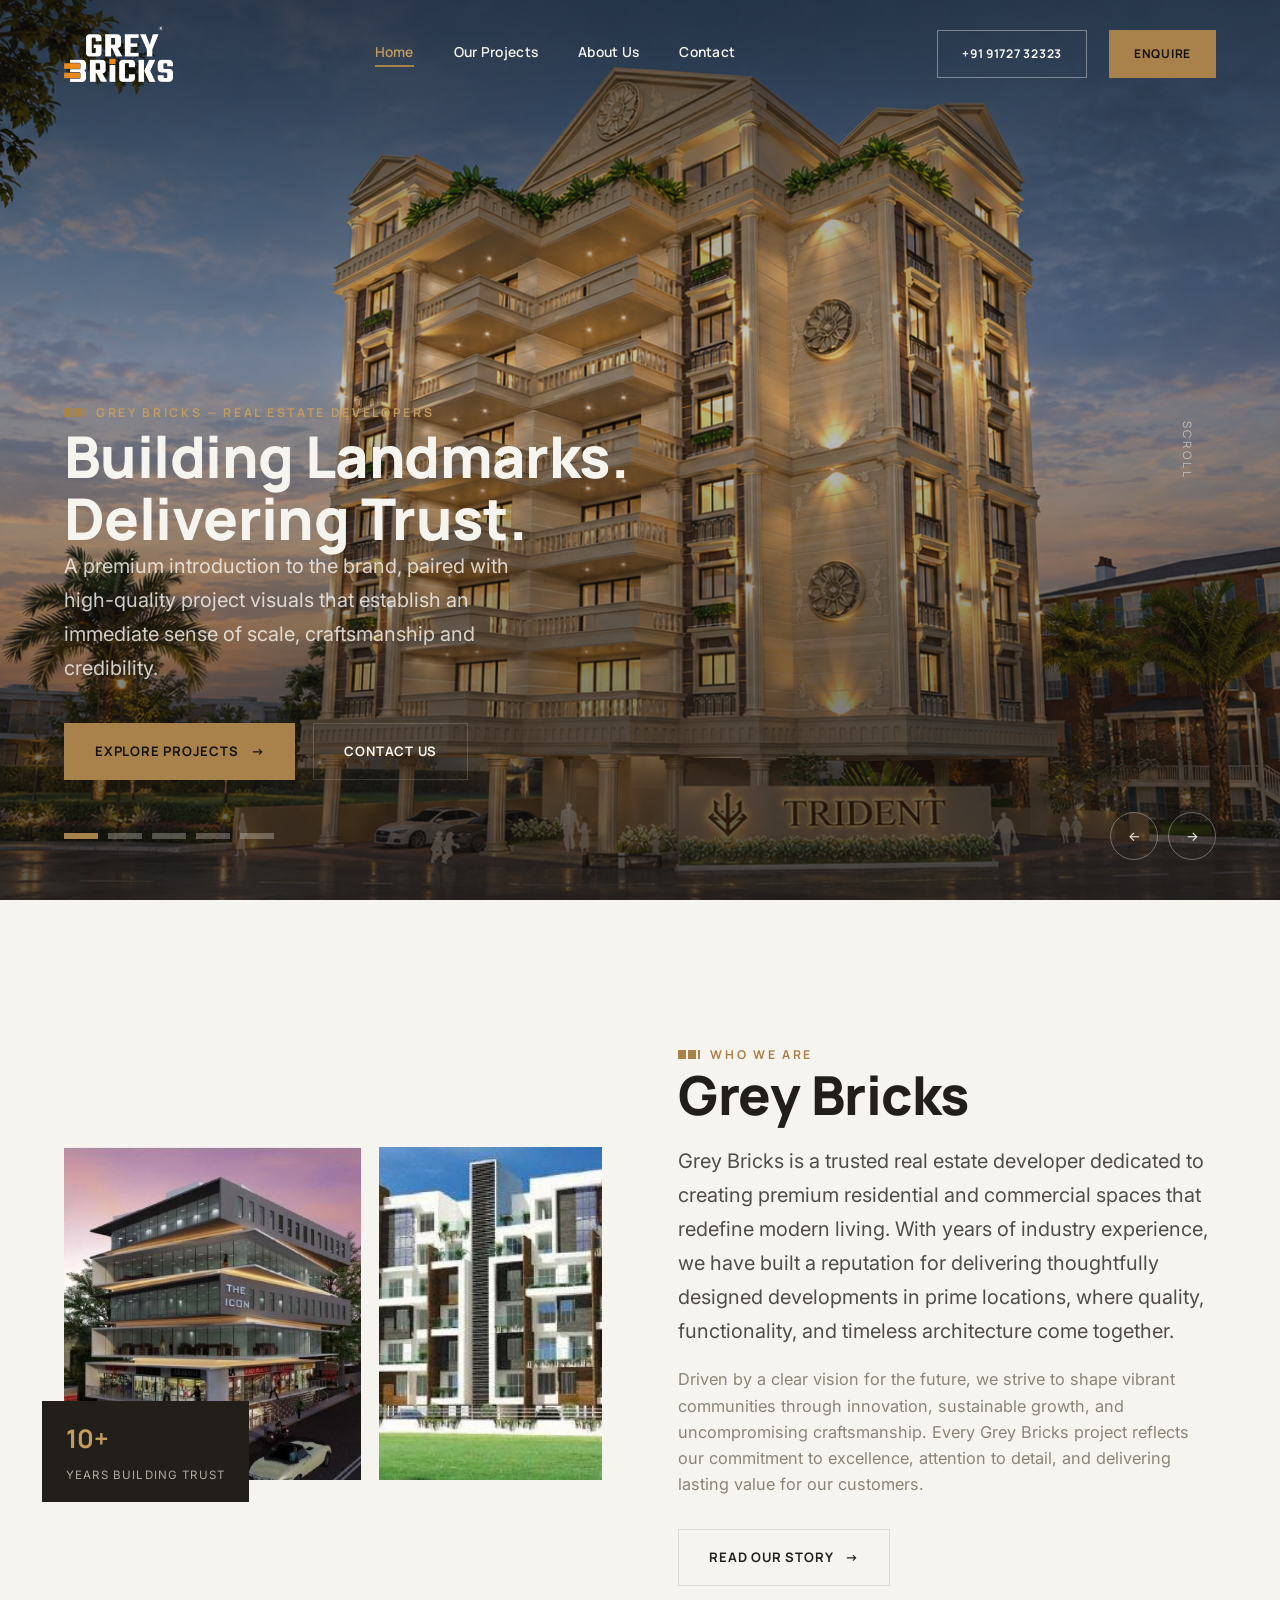
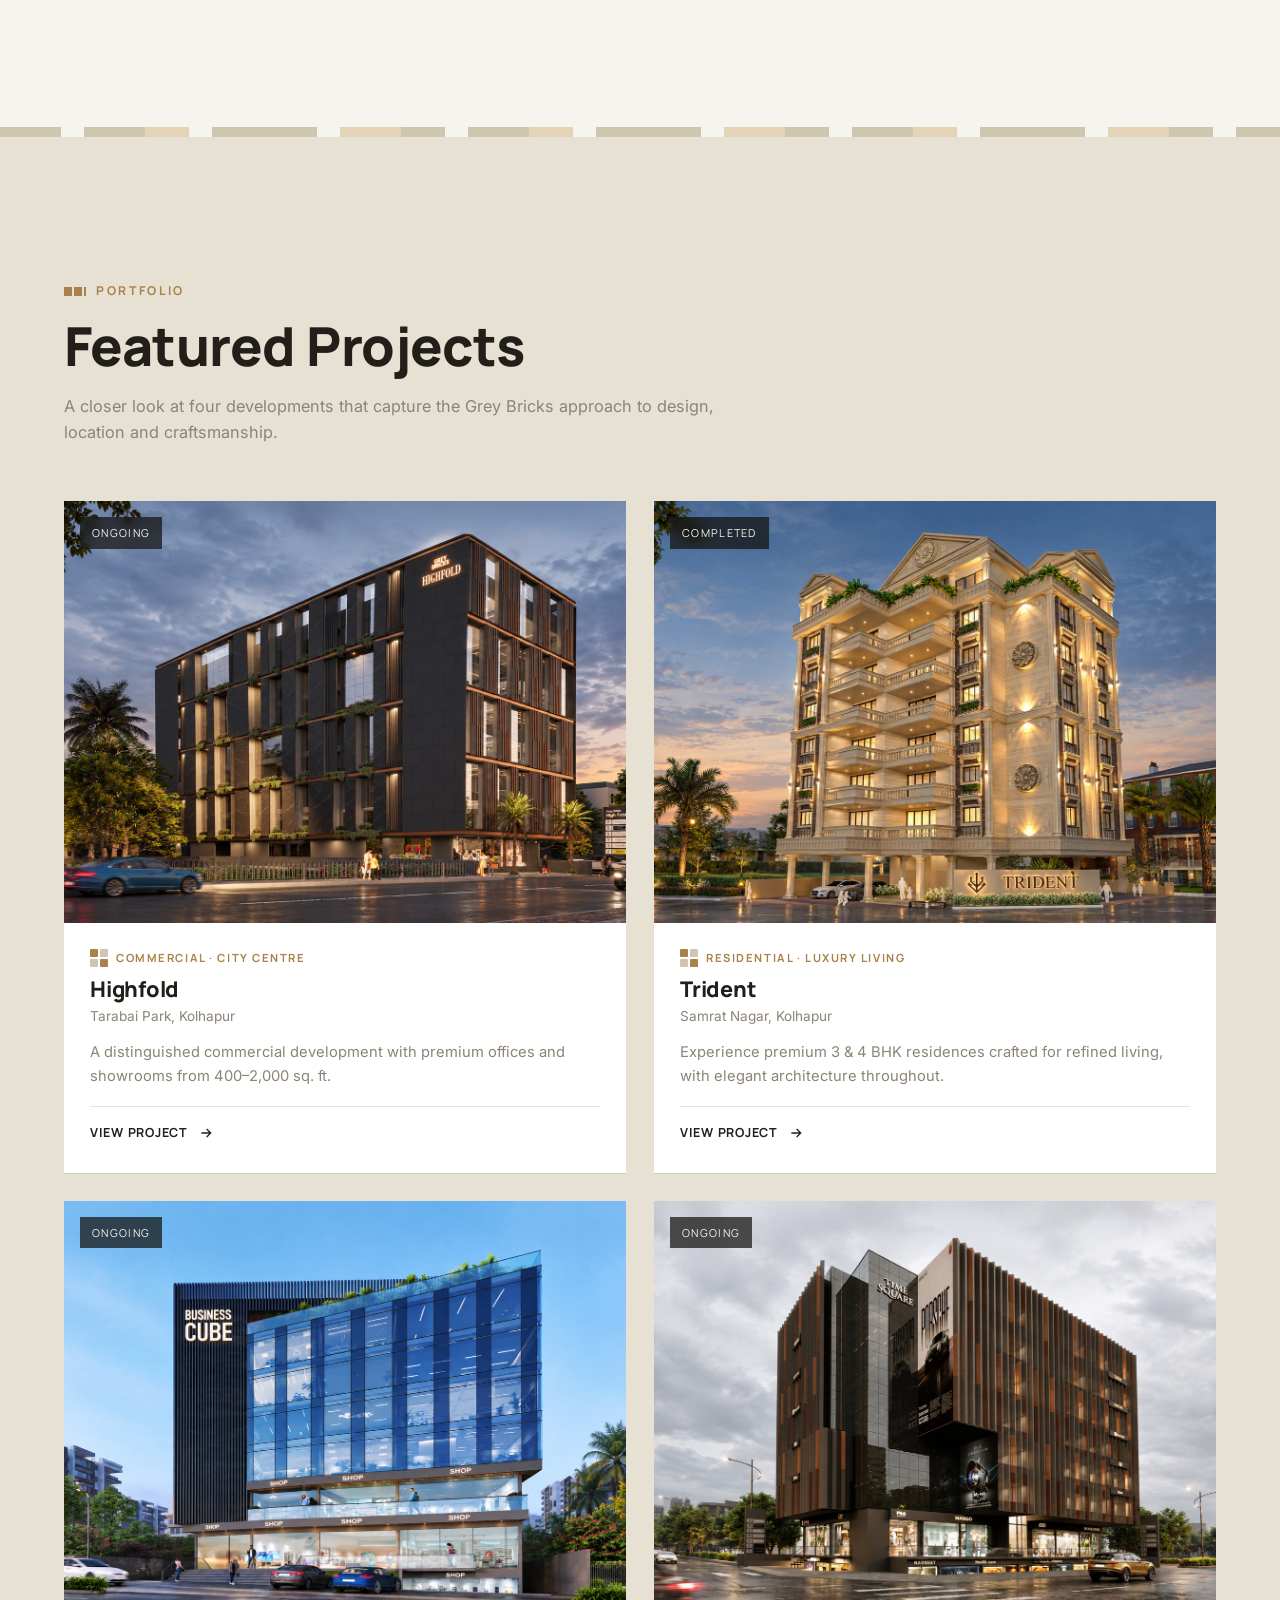
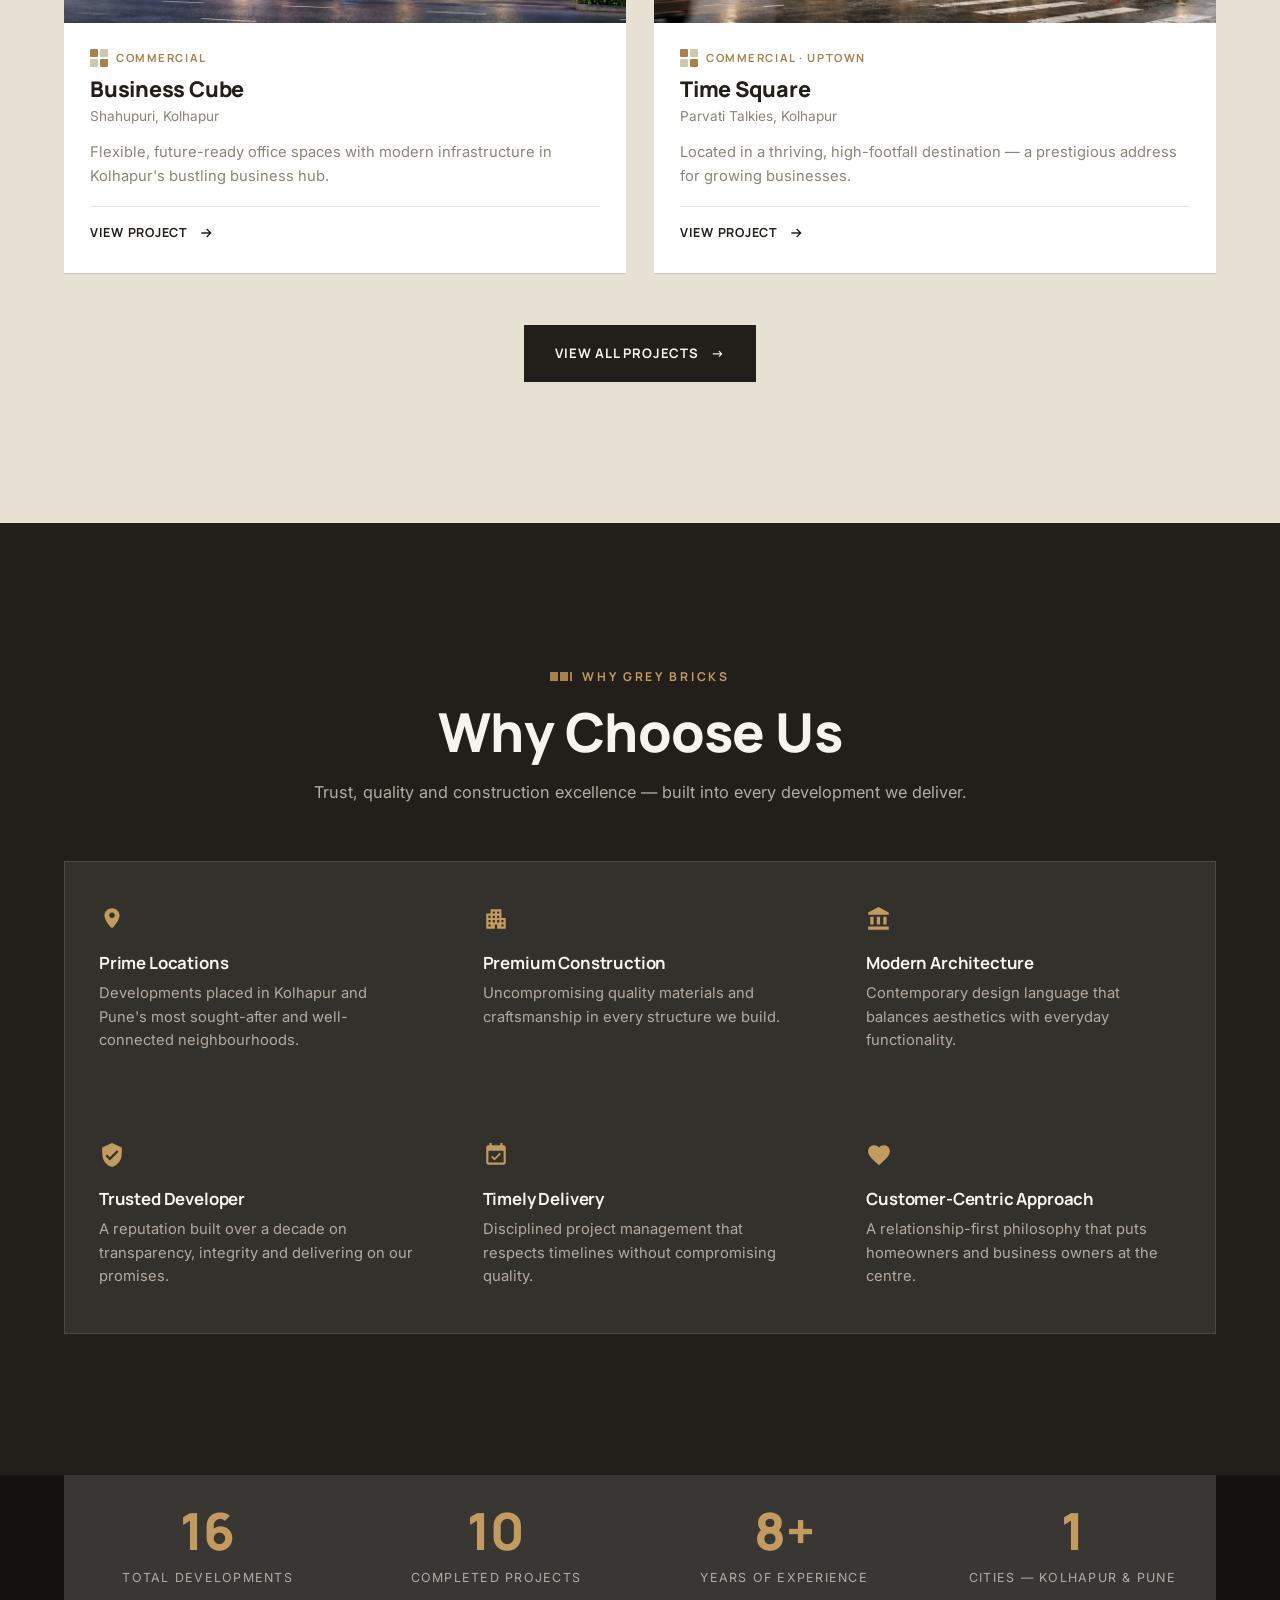
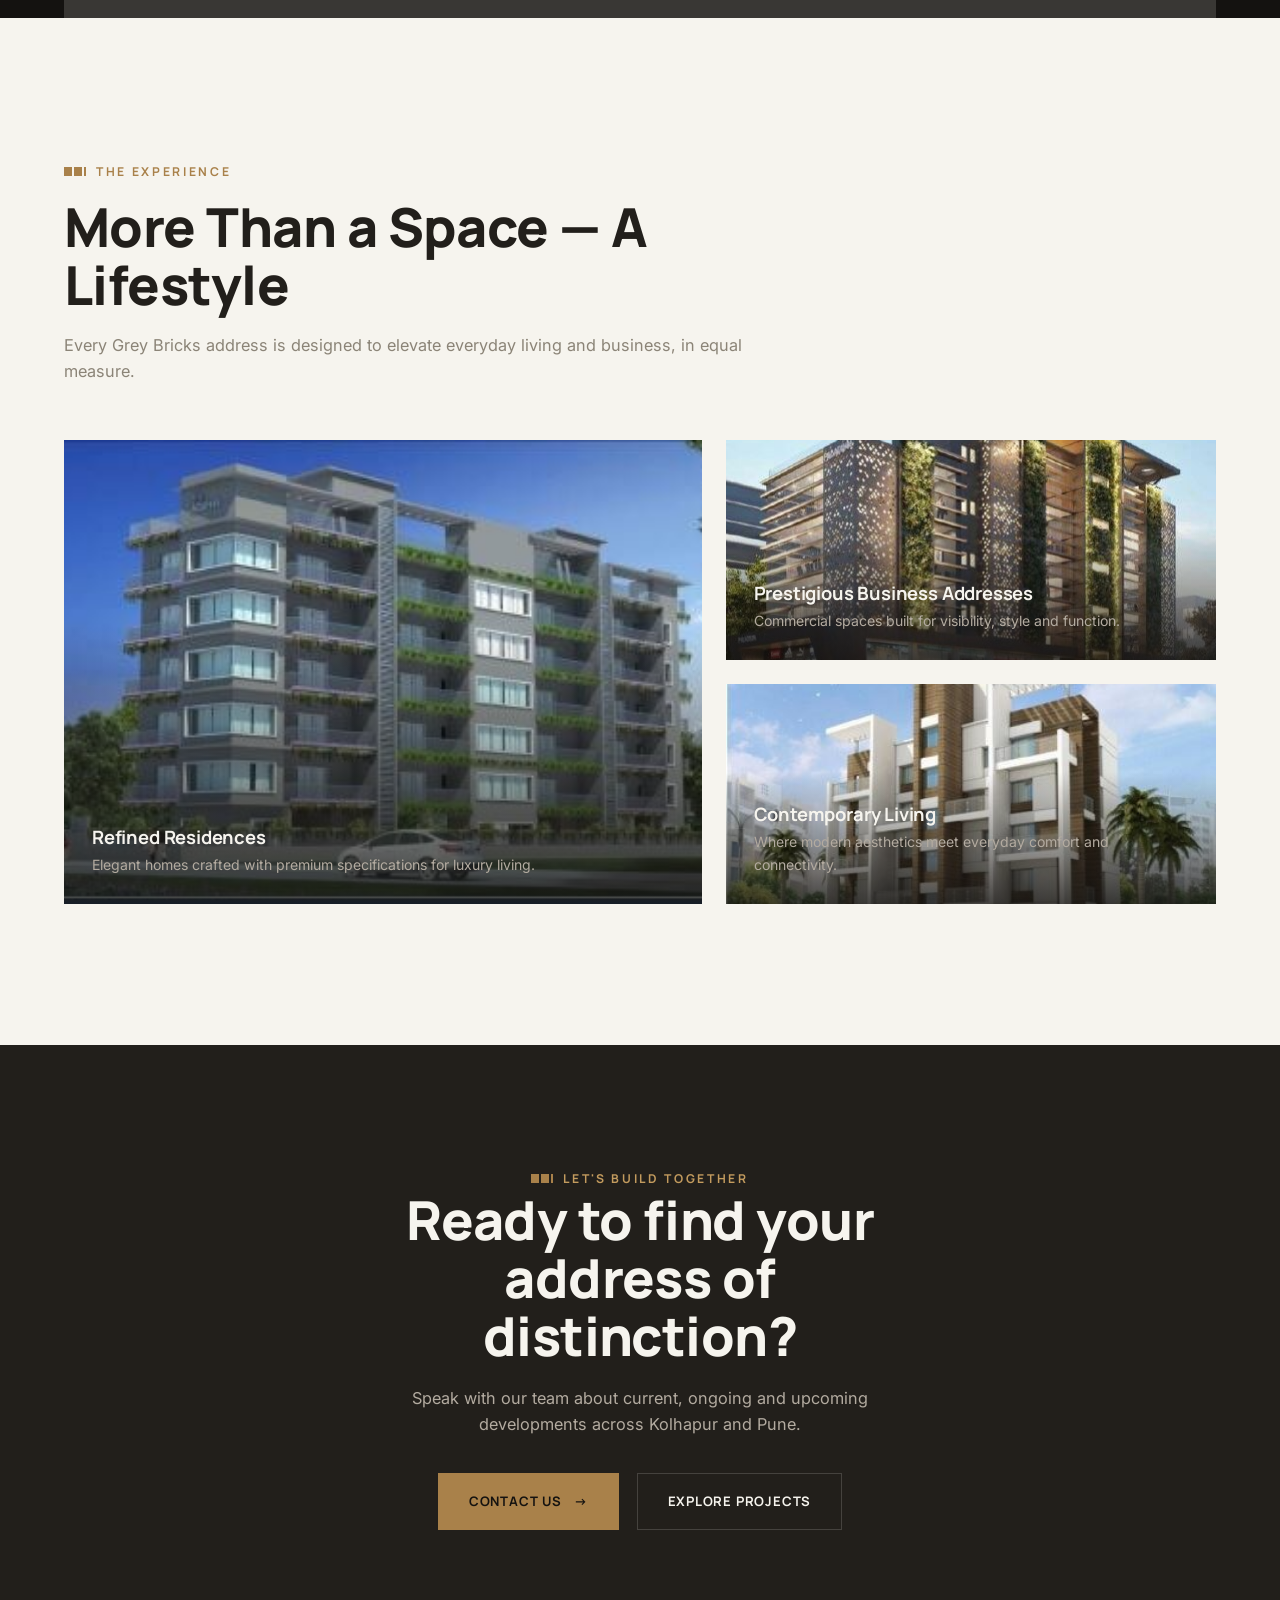
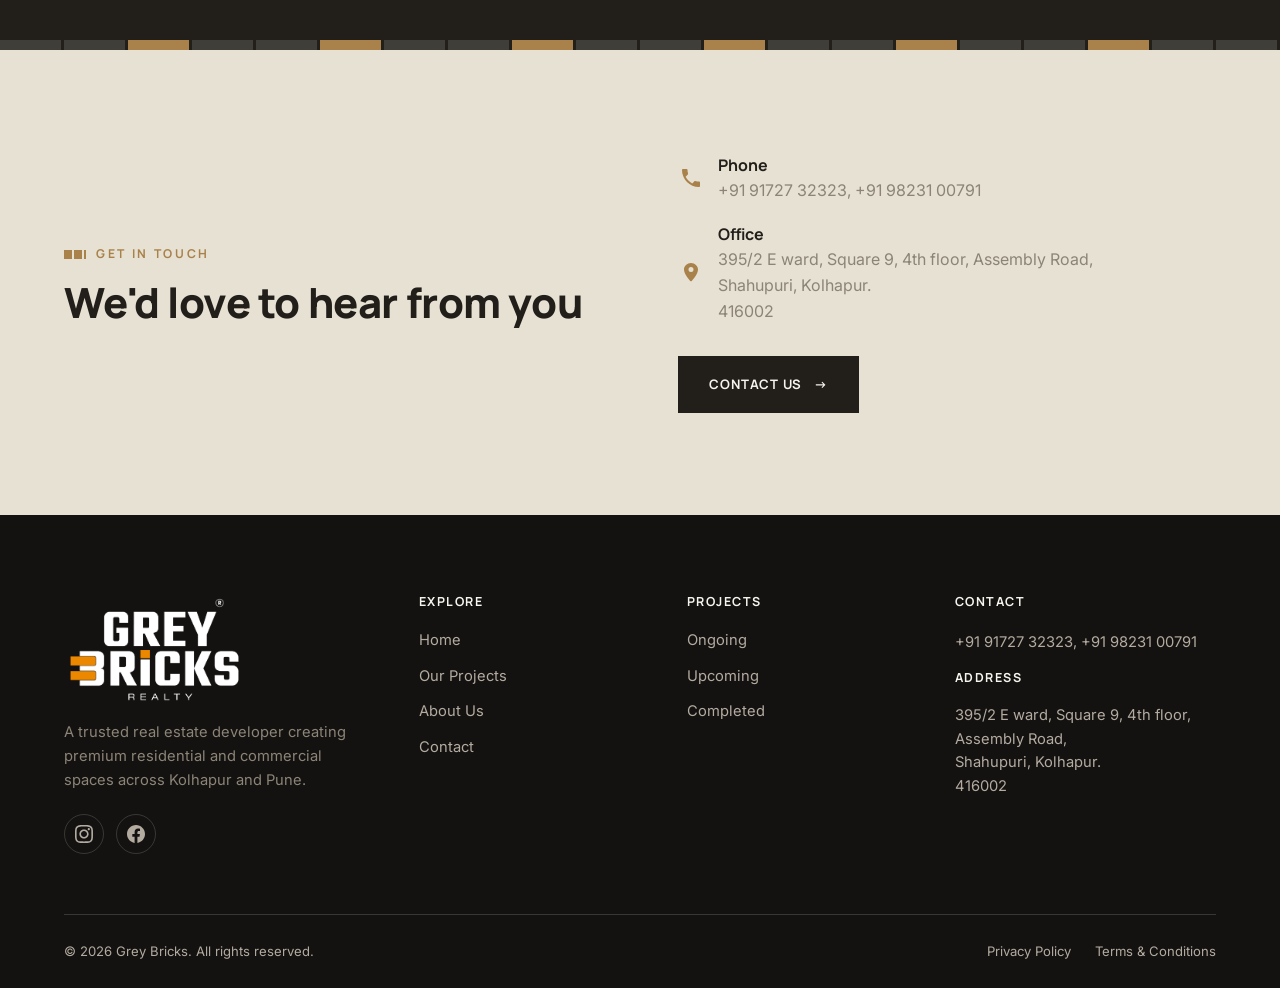
<file: index.html>
<!doctype html>
<html lang="en">
  <head>
    <meta charset="UTF-8" />
    <meta name="viewport" content="width=device-width, initial-scale=1.0" />
    <title>Grey Bricks | Building Landmarks. Delivering Trust.</title>
    <meta
      name="description"
      content="Grey Bricks is a trusted real estate developer creating premium residential and commercial spaces across Kolhapur and Pune, defined by quality, craftsmanship and lasting value."
    />
    <link rel="preconnect" href="https://fonts.googleapis.com" />
    <link rel="stylesheet" href="css/style.css" />
  </head>
  <body>
    <nav class="nav" id="nav">
      <div class="container">
        <a href="index.html" class="brand">
          <img src="images/GB-Logo_Title.png" alt="GB Logo" />
        </a>
        <div class="nav-links">
          <a href="index.html" class="active">Home</a>
          <a href="projects.html">Our Projects</a>
          <a href="about.html">About Us</a>
          <a href="contact.html">Contact</a>
        </div>
        <div class="nav-cta">
          <a href="tel:+919172732323" class="btn btn-ghost">+91 91727 32323</a>
          <a href="contact.html" class="btn btn-gold">Enquire</a>
        </div>
        <button class="nav-toggle" aria-label="Toggle menu">
          <span></span><span></span><span></span>
        </button>
      </div>
    </nav>

    <div class="mobile-menu">
      <a href="index.html">Home</a>
      <a href="projects.html">Our Projects</a>
      <a href="about.html">About Us</a>
      <a href="contact.html">Contact</a>
      <a href="contact.html" class="btn btn-gold">Enquire Now</a>
    </div>

    <!-- ================= HERO ================= -->
    <header class="hero">
      <div class="hero-slides">
        <div class="hero-slide active">
          <picture>
            <source media="(max-width: 720px)" srcset="images/hero-trident-mob.jpg" />
            <img
              src="images/hero-trident.jpg"
              alt="Grey Bricks flagship architectural development"
              loading="eager"
            />
          </picture>
          <div class="hero-slide-info container">
            <span class="eyebrow on-dark"
              >Grey Bricks &mdash; Real Estate Developers</span
            >
            <h1 style="font-size: clamp(2.2rem, 4.6vw, 3.6rem)">
              Building Landmarks. <br />Delivering Trust.
            </h1>
            <p class="lead" style="max-width: 38ch">
              A premium introduction to the brand, paired with high-quality
              project visuals that establish an immediate sense of scale,
              craftsmanship and credibility.
            </p>
            <div class="hero-cta">
              <a href="projects.html" class="btn btn-gold"
                >Explore Projects <span class="btn-arrow">&rarr;</span></a
              >
              <a href="contact.html" class="btn btn-ghost on-dark"
                >Contact Us</a
              >
            </div>
          </div>
        </div>

        <div class="hero-slide">
          <picture>
            <source media="(max-width: 720px)" srcset="images/hero-highfold-mob.jpg" />
            <img
              src="images/hero-highfold.jpg"
              alt="Highfold — commercial development, City Centre"
              loading="eager"
            />
          </picture>
          <div class="hero-slide-info container">
            <span class="eyebrow on-dark">Commercial &middot; City Centre</span>
            <h1 style="font-size: clamp(2.2rem, 4.6vw, 3.6rem)">Highfold</h1>
            <p class="lead" style="max-width: 38ch">
              Premium offices and showrooms from 400&ndash;2,000 sq. ft. in one
              of Kolhapur's most prestigious business districts.
            </p>
            <div class="hero-cta">
              <a href="projects.html#highfold" class="btn btn-gold"
                >View Project <span class="btn-arrow">&rarr;</span></a
              >
            </div>
          </div>
        </div>

        <div class="hero-slide">
          <picture>
            <source media="(max-width: 720px)" srcset="images/hero-businesscube-mob.jpg" />
            <img
              src="images/hero-businesscube.jpg"
              alt="Business Cube — commercial development, Shahupuri"
              loading="eager"
            />
          </picture>
          <div class="hero-slide-info container">
            <span class="eyebrow on-dark">Commercial &middot; Shahupuri</span>
            <h1 style="font-size: clamp(2.2rem, 4.6vw, 3.6rem)">
              Business Cube
            </h1>
            <p class="lead" style="max-width: 38ch">
              Flexible, future-ready office spaces from 500&ndash;900 sq. ft.
              with modern infrastructure in Kolhapur's bustling business hub.
            </p>
            <div class="hero-cta">
              <a href="projects.html#business-cube" class="btn btn-gold"
                >View Project <span class="btn-arrow">&rarr;</span></a
              >
            </div>
          </div>
        </div>

        <div class="hero-slide">
          <picture>
            <source media="(max-width: 720px)" srcset="images/hero-mark1034-mob.jpg" />
            <img
              src="images/hero-mark1034.jpg"
              alt="Mark 1034 — commercial landmark, Parvati Talkies"
              loading="eager"
            />
          </picture>
          <div class="hero-slide-info container">
            <span class="eyebrow on-dark"
              >Commercial &middot; Parvati Talkies</span
            >
            <h1 style="font-size: clamp(2.2rem, 4.6vw, 3.6rem)">Mark 1034</h1>
            <p class="lead" style="max-width: 38ch">
              A completed commercial landmark in the city's vibrant business
              district &mdash; a prestigious address for growing businesses.
            </p>
            <div class="hero-cta">
              <a href="projects.html#mark-1034" class="btn btn-gold"
                >View Project <span class="btn-arrow">&rarr;</span></a
              >
            </div>
          </div>
        </div>

        <div class="hero-slide">
          <picture>
            <source media="(max-width: 720px)" srcset="images/hero-timesquare-mob.jpg" />
            <img
              src="images/hero-timesquare.jpg"
              alt="Time Square — ongoing commercial destination, Parvati Talkies"
              loading="eager"
            />
          </picture>
          <div class="hero-slide-info container">
            <span class="eyebrow on-dark">Commercial &middot; Ongoing</span>
            <h1 style="font-size: clamp(2.2rem, 4.6vw, 3.6rem)">Time Square</h1>
            <p class="lead" style="max-width: 38ch">
              Premium offices from 400&ndash;5,000 sq. ft. at Parvati Talkies
              &mdash; the future destination for business excellence.
            </p>
            <div class="hero-cta">
              <a href="projects.html#time-square" class="btn btn-gold"
                >View Project <span class="btn-arrow">&rarr;</span></a
              >
            </div>
          </div>
        </div>
      </div>

      <div class="hero-controls">
        <div class="container">
          <div class="hero-dots">
            <button class="hero-dot active" aria-label="Slide 1"></button>
            <button class="hero-dot" aria-label="Slide 2"></button>
            <button class="hero-dot" aria-label="Slide 3"></button>
            <button class="hero-dot" aria-label="Slide 4"></button>
            <button class="hero-dot" aria-label="Slide 5"></button>
          </div>
          <div class="hero-arrows">
            <button class="hero-arrow hero-prev" aria-label="Previous slide">
              &larr;
            </button>
            <button class="hero-arrow hero-next" aria-label="Next slide">
              &rarr;
            </button>
          </div>
        </div>
      </div>
      <div class="hero-scroll">Scroll</div>
    </header>

    <!-- ================= ABOUT PREVIEW ================= -->
    <section class="pad-xl">
      <div class="container">
        <div class="split">
          <div class="split-media stack reveal">
            <img
              src="images/proj-icon.jpg"
              alt="ICON — commercial landmark, Rajarampuri Kolhapur"
            />
            <img
              src="images/proj-ekaant.jpg"
              alt="Ekaant — residential community, Nagala Park"
            />
            <div class="frame-tag">
              <strong>10+</strong>
              <span>Years Building Trust</span>
            </div>
          </div>
          <div class="reveal">
            <span class="eyebrow">Who We Are</span>
            <h2>Grey Bricks</h2>
            <p class="lead" style="margin-top: 20px">
              Grey Bricks is a trusted real estate developer dedicated to
              creating premium residential and commercial spaces that redefine
              modern living. With years of industry experience, we have built a
              reputation for delivering thoughtfully designed developments in
              prime locations, where quality, functionality, and timeless
              architecture come together.
            </p>
            <p style="margin-top: 18px">
              Driven by a clear vision for the future, we strive to shape
              vibrant communities through innovation, sustainable growth, and
              uncompromising craftsmanship. Every Grey Bricks project reflects
              our commitment to excellence, attention to detail, and delivering
              lasting value for our customers.
            </p>
            <a href="about.html" class="btn btn-ghost" style="margin-top: 32px"
              >Read Our Story <span class="btn-arrow">&rarr;</span></a
            >
          </div>
        </div>
      </div>
    </section>

    <div class="brick-course offset">
      <span></span><span></span><span></span><span></span><span></span
      ><span></span><span></span><span></span><span></span><span></span
      ><span></span><span></span><span></span><span></span><span></span
      ><span></span><span></span><span></span><span></span><span></span>
    </div>

    <!-- ================= FEATURED PROJECTS ================= -->
    <section class="pad-xl bg-stone">
      <div class="container">
        <div class="section-head reveal">
          <span class="eyebrow">Portfolio</span>
          <h2>Featured Projects</h2>
          <p>
            A closer look at four developments that capture the Grey Bricks
            approach to design, location and craftsmanship.
          </p>
        </div>

        <div class="card-grid reveal-stagger">
          <article class="p-card r-item">
            <div class="p-card-media">
              <span class="p-card-status">Ongoing</span
              ><img
                src="images/hero-highfold.jpg"
                alt="Highfold commercial development"
              />
            </div>
            <div class="p-card-body">
              <div class="p-card-cat">
                <span class="brick-mark"><i></i><i></i><i></i><i></i></span
                >Commercial &middot; City Centre
              </div>
              <h3>Highfold</h3>
              <p class="p-card-loc">Tarabai Park, Kolhapur</p>
              <p class="p-card-desc">
                A distinguished commercial development with premium offices and
                showrooms from 400&ndash;2,000 sq. ft.
              </p>
              <a href="projects.html#highfold" class="p-card-link"
                >View Project
                <svg
                  width="16"
                  height="16"
                  viewBox="0 0 24 24"
                  fill="none"
                  stroke="currentColor"
                  stroke-width="2"
                >
                  <path d="M5 12h14M13 6l6 6-6 6" /></svg
              ></a>
            </div>
          </article>

          <article class="p-card r-item">
            <div class="p-card-media">
              <span class="p-card-status">Completed</span
              ><img
                src="images/hero-trident.jpg"
                alt="Trident residential development"
              />
            </div>
            <div class="p-card-body">
              <div class="p-card-cat">
                <span class="brick-mark"><i></i><i></i><i></i><i></i></span
                >Residential &middot; Luxury Living
              </div>
              <h3>Trident</h3>
              <p class="p-card-loc">Samrat Nagar, Kolhapur</p>
              <p class="p-card-desc">
                Experience premium 3 &amp; 4 BHK residences crafted for refined
                living, with elegant architecture throughout.
              </p>
              <a href="projects.html#trident" class="p-card-link"
                >View Project
                <svg
                  width="16"
                  height="16"
                  viewBox="0 0 24 24"
                  fill="none"
                  stroke="currentColor"
                  stroke-width="2"
                >
                  <path d="M5 12h14M13 6l6 6-6 6" /></svg
              ></a>
            </div>
          </article>

          <article class="p-card r-item">
            <div class="p-card-media">
              <span class="p-card-status">Ongoing</span
              ><img
                src="images/hero-businesscube.jpg"
                alt="Business Cube commercial development"
              />
            </div>
            <div class="p-card-body">
              <div class="p-card-cat">
                <span class="brick-mark"><i></i><i></i><i></i><i></i></span
                >Commercial
              </div>
              <h3>Business Cube</h3>
              <p class="p-card-loc">Shahupuri, Kolhapur</p>
              <p class="p-card-desc">
                Flexible, future-ready office spaces with modern infrastructure
                in Kolhapur's bustling business hub.
              </p>
              <a href="projects.html#business-cube" class="p-card-link"
                >View Project
                <svg
                  width="16"
                  height="16"
                  viewBox="0 0 24 24"
                  fill="none"
                  stroke="currentColor"
                  stroke-width="2"
                >
                  <path d="M5 12h14M13 6l6 6-6 6" /></svg
              ></a>
            </div>
          </article>

          <article class="p-card r-item">
            <div class="p-card-media">
              <span class="p-card-status">Ongoing</span
              ><img
                src="images/hero-timesquare.jpg"
                alt="Time Square commercial development"
              />
            </div>
            <div class="p-card-body">
              <div class="p-card-cat">
                <span class="brick-mark"><i></i><i></i><i></i><i></i></span
                >Commercial &middot; Uptown
              </div>
              <h3>Time Square</h3>
              <p class="p-card-loc">Parvati Talkies, Kolhapur</p>
              <p class="p-card-desc">
                Located in a thriving, high-footfall destination &mdash; a
                prestigious address for growing businesses.
              </p>
              <a href="projects.html#time-square" class="p-card-link"
                >View Project
                <svg
                  width="16"
                  height="16"
                  viewBox="0 0 24 24"
                  fill="none"
                  stroke="currentColor"
                  stroke-width="2"
                >
                  <path d="M5 12h14M13 6l6 6-6 6" /></svg
              ></a>
            </div>
          </article>
        </div>

        <div style="text-align: center; margin-top: 52px" class="reveal">
          <a href="projects.html" class="btn btn-primary"
            >View All Projects <span class="btn-arrow">&rarr;</span></a
          >
        </div>
      </div>
    </section>

    <!-- ================= WHY CHOOSE US ================= -->
    <section class="pad-xl bg-charcoal">
      <div class="container">
        <div class="section-head center reveal">
          <span class="eyebrow on-dark">Why Grey Bricks</span>
          <h2>Why Choose Us</h2>
          <p>
            Trust, quality and construction excellence &mdash; built into every
            development we deliver.
          </p>
        </div>
      </div>
      <div class="container">
        <div
          class="feature-grid reveal-stagger"
          style="
            background: rgba(246, 244, 238, 0.08);
            border-color: rgba(246, 244, 238, 0.12);
          "
        >
          <div class="feature r-item" style="background: transparent">
            <span class="feature-icon"
              ><svg
                width="26"
                height="26"
                viewBox="0 0 24 24"
                fill="currentColor"
                aria-hidden="true"
              >
                <path
                  d="M12 2C8.13 2 5 5.13 5 8.5c0 4.86 5.66 10.82 6.29 11.43.39.4 1.03.4 1.42 0C13.34 19.32 19 13.36 19 8.5 19 5.13 15.87 2 12 2zm0 9a2.5 2.5 0 1 1 0-5 2.5 2.5 0 0 1 0 5z"
                /></svg
            ></span>
            <h4>Prime Locations</h4>
            <p>
              Developments placed in Kolhapur and Pune's most sought-after and
              well-connected neighbourhoods.
            </p>
          </div>
          <div class="feature r-item" style="background: transparent">
            <span class="feature-icon"
              ><svg
                width="26"
                height="26"
                viewBox="0 0 24 24"
                fill="currentColor"
                aria-hidden="true"
              >
                <path
                  d="M17 11V3H7v4H3v14h8v-4h2v4h8V11h-4zM7 19H5v-2h2v2zm0-4H5v-2h2v2zm0-4H5V9h2v2zm4 4H9v-2h2v2zm0-4H9V9h2v2zm0-4H9V5h2v2zm4 8h-2v-2h2v2zm0-4h-2V9h2v2zm0-4h-2V5h2v2zm4 12h-2v-2h2v2zm0-4h-2v-2h2v2z"
                /></svg
            ></span>
            <h4>Premium Construction</h4>
            <p>
              Uncompromising quality materials and craftsmanship in every
              structure we build.
            </p>
          </div>
          <div class="feature r-item" style="background: transparent">
            <span class="feature-icon"
              ><svg
                width="26"
                height="26"
                viewBox="0 0 24 24"
                fill="currentColor"
                aria-hidden="true"
              >
                <path
                  d="M4 10v7h3v-7H4zm6 0v7h3v-7h-3zM2 22h19v-3H2v3zm14-12v7h3v-7h-3zm-4.5-9L2 6v2h19V6l-9.5-5z"
                /></svg
            ></span>
            <h4>Modern Architecture</h4>
            <p>
              Contemporary design language that balances aesthetics with
              everyday functionality.
            </p>
          </div>
          <div class="feature r-item" style="background: transparent">
            <span class="feature-icon"
              ><svg
                width="26"
                height="26"
                viewBox="0 0 24 24"
                fill="currentColor"
                aria-hidden="true"
              >
                <path
                  d="M12 1L3 5v6c0 5.55 3.84 10.74 9 12 5.16-1.26 9-6.45 9-12V5l-9-4zm-2 16l-4-4 1.41-1.41L10 14.17l6.59-6.59L18 9l-8 8z"
                /></svg
            ></span>
            <h4>Trusted Developer</h4>
            <p>
              A reputation built over a decade on transparency, integrity and
              delivering on our promises.
            </p>
          </div>
          <div class="feature r-item" style="background: transparent">
            <span class="feature-icon"
              ><svg
                width="26"
                height="26"
                viewBox="0 0 24 24"
                fill="currentColor"
                aria-hidden="true"
              >
                <path
                  d="M16.53 11.06L15.47 10l-4.88 4.88-2.12-2.12-1.06 1.06L10.59 17l5.94-5.94zM19 3h-1V1h-2v2H8V1H6v2H5c-1.11 0-1.99.9-1.99 2L3 19c0 1.1.89 2 2 2h14c1.1 0 2-.9 2-2V5c0-1.1-.9-2-2-2zm0 16H5V8h14v11z"
                /></svg
            ></span>
            <h4>Timely Delivery</h4>
            <p>
              Disciplined project management that respects timelines without
              compromising quality.
            </p>
          </div>
          <div class="feature r-item" style="background: transparent">
            <span class="feature-icon"
              ><svg
                width="26"
                height="26"
                viewBox="0 0 24 24"
                fill="currentColor"
                aria-hidden="true"
              >
                <path
                  d="M12 21.35l-1.45-1.32C5.4 15.36 2 12.28 2 8.5 2 5.42 4.42 3 7.5 3c1.74 0 3.41.81 4.5 2.09C13.09 3.81 14.76 3 16.5 3 19.58 3 22 5.42 22 8.5c0 3.78-3.4 6.86-8.55 11.54L12 21.35z"
                /></svg
            ></span>
            <h4>Customer-Centric Approach</h4>
            <p>
              A relationship-first philosophy that puts homeowners and business
              owners at the centre.
            </p>
          </div>
        </div>
      </div>
    </section>

    <!-- ================= HIGHLIGHTS / STATS ================= -->
    <section class="bg-ink">
      <div class="container">
        <div class="stats reveal">
          <div class="stat">
            <strong data-count="21">0</strong><span>Total Developments</span>
          </div>
          <div class="stat">
            <strong data-count="13">0</strong><span>Completed Projects</span>
          </div>
          <div class="stat">
            <strong data-count="10" data-suffix="+">0</strong
            ><span>Years of Experience</span>
          </div>
          <div class="stat">
            <strong data-count="2">0</strong
            ><span>Cities &mdash; Kolhapur &amp; Pune</span>
          </div>
        </div>
      </div>
    </section>

    <!-- ================= LIFESTYLE ================= -->
    <section class="pad-xl">
      <div class="container">
        <div class="section-head reveal">
          <span class="eyebrow">The Experience</span>
          <h2>More Than a Space &mdash; A Lifestyle</h2>
          <p>
            Every Grey Bricks address is designed to elevate everyday living and
            business, in equal measure.
          </p>
        </div>
        <div class="lifestyle-grid reveal-stagger">
          <div class="life-tile tall r-item">
            <img
              src="images/proj-theaddress.jpg"
              alt="The Address — residential development, Koregaon Park Pune"
            />
            <div class="life-tile-copy">
              <h4>Refined Residences</h4>
              <p
                style="
                  color: var(--grey-light);
                  font-size: 0.88rem;
                  margin-top: 6px;
                "
              >
                Elegant homes crafted with premium specifications for luxury
                living.
              </p>
            </div>
          </div>
          <div class="life-tile r-item">
            <img
              src="images/proj-palladium.jpg"
              alt="Palladium — commercial development, Assembly Road"
            />
            <div class="life-tile-copy">
              <h4>Prestigious Business Addresses</h4>
              <p
                style="
                  color: var(--grey-light);
                  font-size: 0.88rem;
                  margin-top: 6px;
                "
              >
                Commercial spaces built for visibility, style and function.
              </p>
            </div>
          </div>
          <div class="life-tile r-item">
            <img
              src="images/proj-belvedear.jpg"
              alt="Belvedear — residential development, Baner Pune"
            />
            <div class="life-tile-copy">
              <h4>Contemporary Living</h4>
              <p
                style="
                  color: var(--grey-light);
                  font-size: 0.88rem;
                  margin-top: 6px;
                "
              >
                Where modern aesthetics meet everyday comfort and connectivity.
              </p>
            </div>
          </div>
        </div>
      </div>
    </section>

    <!-- ================= CTA BAND ================= -->
    <section class="cta-band">
      <div class="brick-course on-dark">
        <span></span><span></span><span></span><span></span><span></span
        ><span></span><span></span><span></span><span></span><span></span
        ><span></span><span></span><span></span><span></span><span></span
        ><span></span><span></span><span></span><span></span><span></span>
      </div>
      <div class="container reveal">
        <span class="eyebrow on-dark">Let's Build Together</span>
        <h2>Ready to find your address of distinction?</h2>
        <p>
          Speak with our team about current, ongoing and upcoming developments
          across Kolhapur and Pune.
        </p>
        <div class="hero-cta">
          <a href="contact.html" class="btn btn-gold"
            >Contact Us <span class="btn-arrow">&rarr;</span></a
          >
          <a href="projects.html" class="btn btn-ghost on-dark"
            >Explore Projects</a
          >
        </div>
      </div>
    </section>

    <!-- ================= CONTACT PREVIEW ================= -->
    <section class="pad-l bg-stone">
      <div class="container">
        <div class="split reveal">
          <div>
            <span class="eyebrow">Get In Touch</span>
            <h2
              style="font-size: clamp(1.8rem, 3.4vw, 2.6rem); margin-top: 14px"
            >
              We'd love to hear from you
            </h2>
          </div>
          <!-- contact details sit in the right column while the map below is hidden -->
          <div>
            <div
              style="
                display: flex;
                flex-direction: column;
                gap: 18px;
              "
            >
            <div style="display: flex; align-items: center; gap: 14px">
                <span
                  style="
                    width: 26px;
                    height: 26px;
                    flex: none;
                    display: flex;
                    align-items: center;
                    justify-content: center;
                    color: var(--gold);
                  "
                  ><svg
                    width="24"
                    height="24"
                    viewBox="0 0 24 24"
                    fill="currentColor"
                    aria-hidden="true"
                  >
                    <path
                      d="M6.62 10.79c1.44 2.83 3.76 5.14 6.59 6.59l2.2-2.2c.27-.27.67-.36 1.02-.24 1.12.37 2.33.57 3.57.57.55 0 1 .45 1 1V20c0 .55-.45 1-1 1-9.39 0-17-7.61-17-17 0-.55.45-1 1-1h3.5c.55 0 1 .45 1 1 0 1.25.2 2.45.57 3.57.11.35.03.74-.25 1.02l-2.2 2.2z"
                    /></svg
                ></span>
                <span
                  ><strong style="font-family: var(--display)">Phone</strong
                  ><br /><span style="color: var(--grey)"
                    >+91 91727 32323, +91 98231 00791</span
                  ></span
                >
              </div>
              <div style="display: flex; align-items: center; gap: 14px">
                <span
                  style="
                    width: 26px;
                    height: 26px;
                    flex: none;
                    display: flex;
                    align-items: center;
                    justify-content: center;
                    color: var(--gold);
                  "
                  ><svg
                    width="24"
                    height="24"
                    viewBox="0 0 24 24"
                    fill="currentColor"
                    aria-hidden="true"
                  >
                    <path
                      d="M12 2C8.13 2 5 5.13 5 8.5c0 4.86 5.66 10.82 6.29 11.43.39.4 1.03.4 1.42 0C13.34 19.32 19 13.36 19 8.5 19 5.13 15.87 2 12 2zm0 9a2.5 2.5 0 1 1 0-5 2.5 2.5 0 0 1 0 5z"
                    /></svg
                ></span>
                <span
                  ><strong style="font-family: var(--display)">Office</strong
                  ><br /><span style="color: var(--grey)"
                    >395/2 E ward, Square 9, 4th floor, Assembly Road, 
                    </br>
                    Shahupuri, Kolhapur.
                    </br>
                    416002</span
                  ></span
                >
              </div>
            </div>
            <a
              href="contact.html"
              class="btn btn-primary"
              style="margin-top: 32px"
              >Contact Us <span class="btn-arrow">&rarr;</span></a
            >
          </div>
          <!-- ===== MAP PLACEHOLDER (planned feature: hidden until a Google Maps embed is added) =====
          <div
            style="
              aspect-ratio: 16/11;
              background: var(--stone-dark);
              position: relative;
              overflow: hidden;
            "
          >
            <div
              style="
                position: absolute;
                inset: 0;
                display: flex;
                align-items: center;
                justify-content: center;
                flex-direction: column;
                gap: 10px;
                color: var(--grey);
              "
            >
              <span class="brick-mark"><i></i><i></i><i></i><i></i></span>
              <span
                style="
                  font-family: var(--display);
                  font-weight: 700;
                  letter-spacing: 0.08em;
                  text-transform: uppercase;
                  font-size: 0.8rem;
                "
                >Google Map — Office Location</span
              >
              <span style="font-size: 0.82rem"
                >To be embedded once address is confirmed</span
              >
            </div>
          </div>
          ===== END MAP PLACEHOLDER ===== -->
        </div>
      </div>
    </section>

    <!-- ================= FOOTER ================= -->
    <footer class="site-footer">
      <div class="container">
        <div class="footer-grid">
          <div class="footer-brand">
            <a href="index.html" class="brand"
              ><img src="images/GB-Logo.png" alt="GB Logo"
            /></a>
            <p>
              A trusted real estate developer creating premium residential and
              commercial spaces across Kolhapur and Pune.
            </p>
            <div class="footer-social" style="margin-top: 22px">
              <a href="#" aria-label="Instagram"
                ><svg
                  width="18"
                  height="18"
                  viewBox="0 0 24 24"
                  fill="currentColor"
                  aria-hidden="true"
                >
                  <path
                    d="M12 2.163c3.204 0 3.584.012 4.85.07 3.252.148 4.771 1.691 4.919 4.919.058 1.265.069 1.645.069 4.849 0 3.205-.012 3.584-.069 4.849-.149 3.225-1.664 4.771-4.919 4.919-1.266.058-1.644.07-4.85.07-3.204 0-3.584-.012-4.849-.07-3.26-.149-4.771-1.699-4.919-4.92-.058-1.265-.07-1.644-.07-4.849 0-3.204.013-3.583.07-4.849.149-3.227 1.664-4.771 4.919-4.919 1.266-.057 1.645-.069 4.849-.069zm0-2.163c-3.259 0-3.667.014-4.947.072-4.358.2-6.78 2.618-6.98 6.98-.059 1.281-.073 1.689-.073 4.948 0 3.259.014 3.668.072 4.948.2 4.358 2.618 6.78 6.98 6.98 1.281.058 1.689.072 4.948.072 3.259 0 3.668-.014 4.948-.072 4.354-.2 6.782-2.618 6.979-6.98.059-1.28.073-1.689.073-4.948 0-3.259-.014-3.667-.072-4.947-.196-4.354-2.617-6.78-6.979-6.98-1.281-.059-1.69-.073-4.949-.073zm0 5.838c-3.403 0-6.162 2.759-6.162 6.162s2.759 6.163 6.162 6.163 6.162-2.759 6.162-6.163c0-3.403-2.759-6.162-6.162-6.162zm0 10.162c-2.209 0-4-1.79-4-4 0-2.209 1.791-4 4-4s4 1.791 4 4c0 2.21-1.791 4-4 4zm6.406-11.845c-.796 0-1.441.645-1.441 1.44s.645 1.44 1.441 1.44c.795 0 1.439-.645 1.439-1.44s-.644-1.44-1.439-1.44z"
                  /></svg
              ></a>
              <a href="#" aria-label="Facebook"
                ><svg
                  width="18"
                  height="18"
                  viewBox="0 0 24 24"
                  fill="currentColor"
                  aria-hidden="true"
                >
                  <path
                    d="M24 12.073c0-6.627-5.373-12-12-12s-12 5.373-12 12c0 5.99 4.388 10.954 10.125 11.854v-8.385H7.078v-3.47h3.047V9.43c0-3.007 1.792-4.669 4.533-4.669 1.312 0 2.686.235 2.686.235v2.953H15.83c-1.491 0-1.956.925-1.956 1.874v2.25h3.328l-.532 3.47h-2.796v8.385C19.612 23.027 24 18.062 24 12.073z"
                  /></svg
              ></a>
            </div>
          </div>
          <div class="footer-col">
            <h4>Explore</h4>
            <a href="index.html">Home</a>
            <a href="projects.html">Our Projects</a>
            <a href="about.html">About Us</a>
            <a href="contact.html">Contact</a>
          </div>
          <div class="footer-col">
            <h4>Projects</h4>
            <a href="projects.html#ongoing">Ongoing</a>
            <a href="projects.html#upcoming">Upcoming</a>
            <a href="projects.html#completed">Completed</a>
          </div>
          <div class="footer-col">
            <h4>Contact</h4>
            <span style="color: var(--grey-light); font-size: 0.92rem">+91 91727 32323, +91 98231 00791</span>
            <h4 style="margin-top: 16px">Address</h4>
            <span
              style="
                display: block;
                color: var(--grey-light);
                font-size: 0.92rem;
              "
              >395/2 E ward, Square 9, 4th floor, Assembly Road, 
              </br>
              Shahupuri, Kolhapur.
              </br>
              416002</span
            >
          </div>
        </div>
        <div class="footer-bottom">
          <span
            >&copy; <span id="year"></span> Grey Bricks. All rights
            reserved.</span
          >
          <div class="footer-legal">
            <a href="#">Privacy Policy</a>
            <a href="#">Terms &amp; Conditions</a>
          </div>
        </div>
      </div>
    </footer>

    <script>
      document.getElementById("year").textContent = new Date().getFullYear();
    </script>
    <script src="js/main.js"></script>
  </body>
</html>
</file>
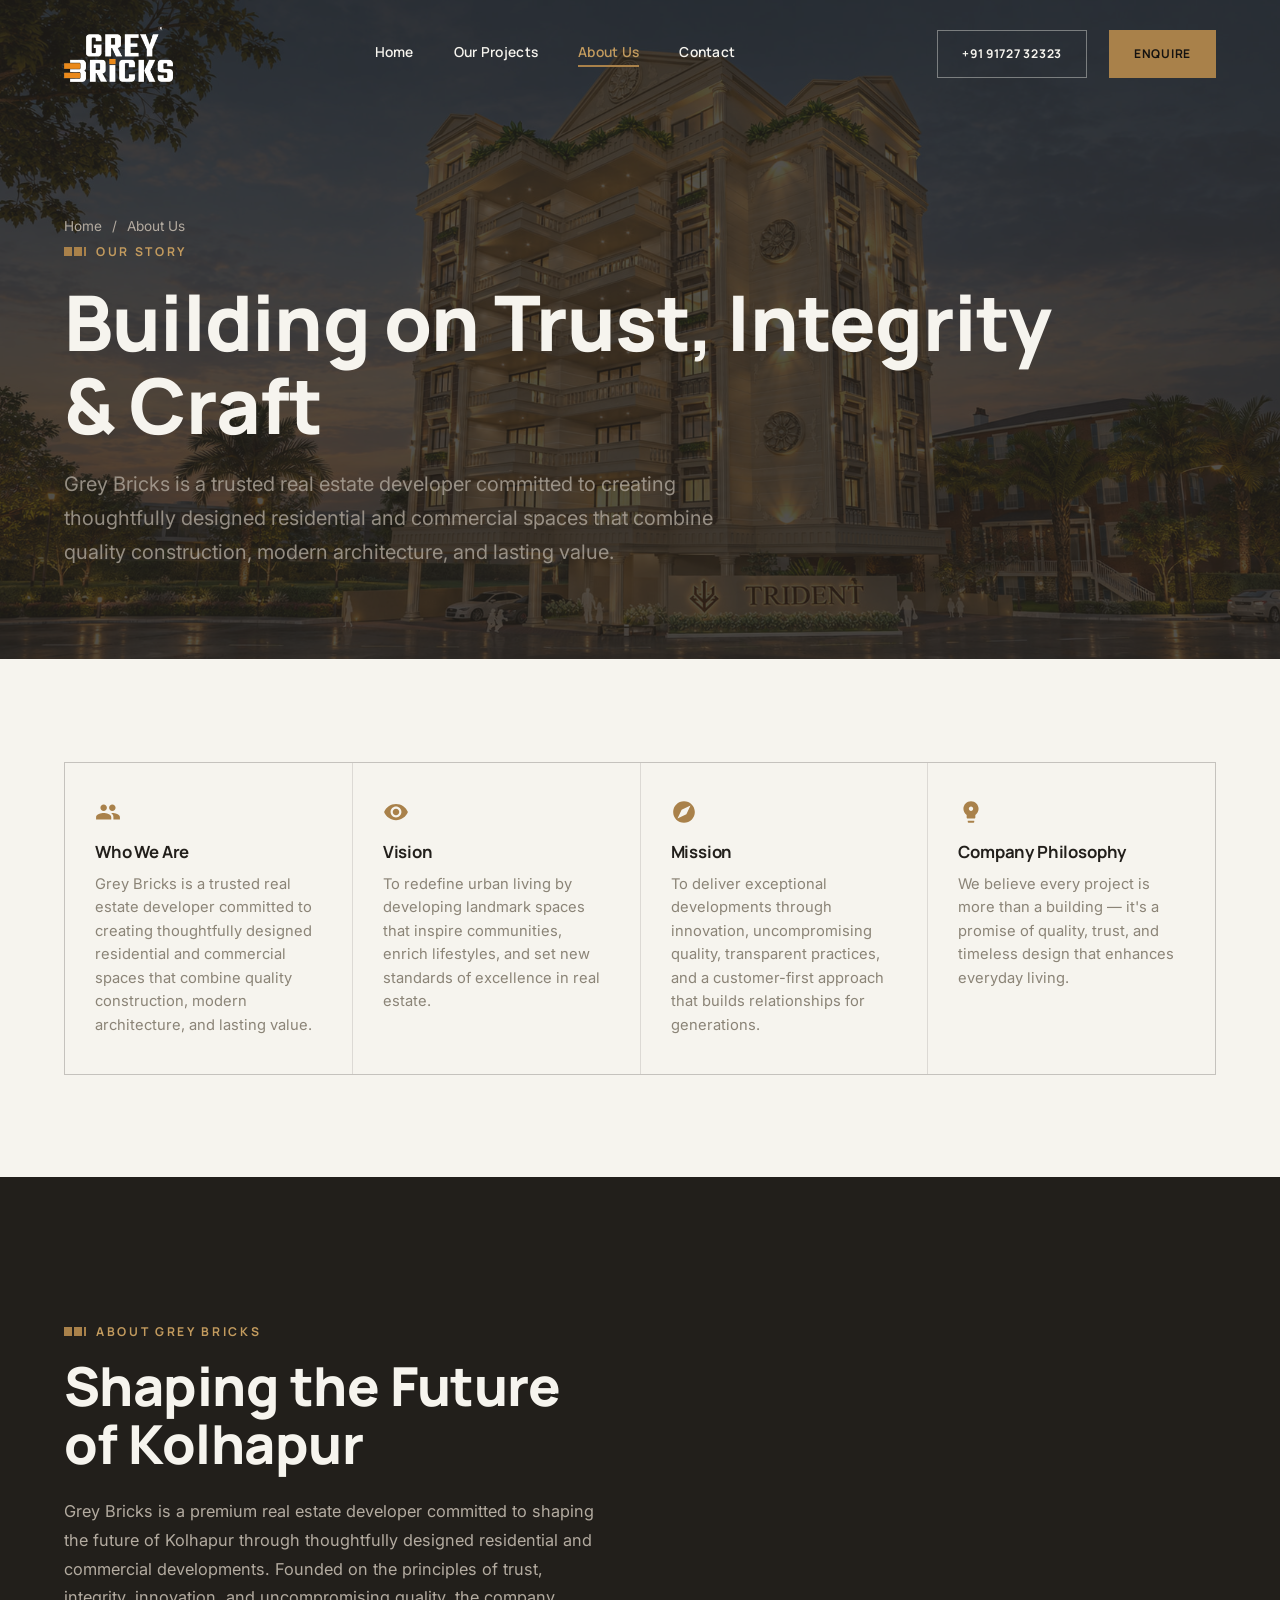
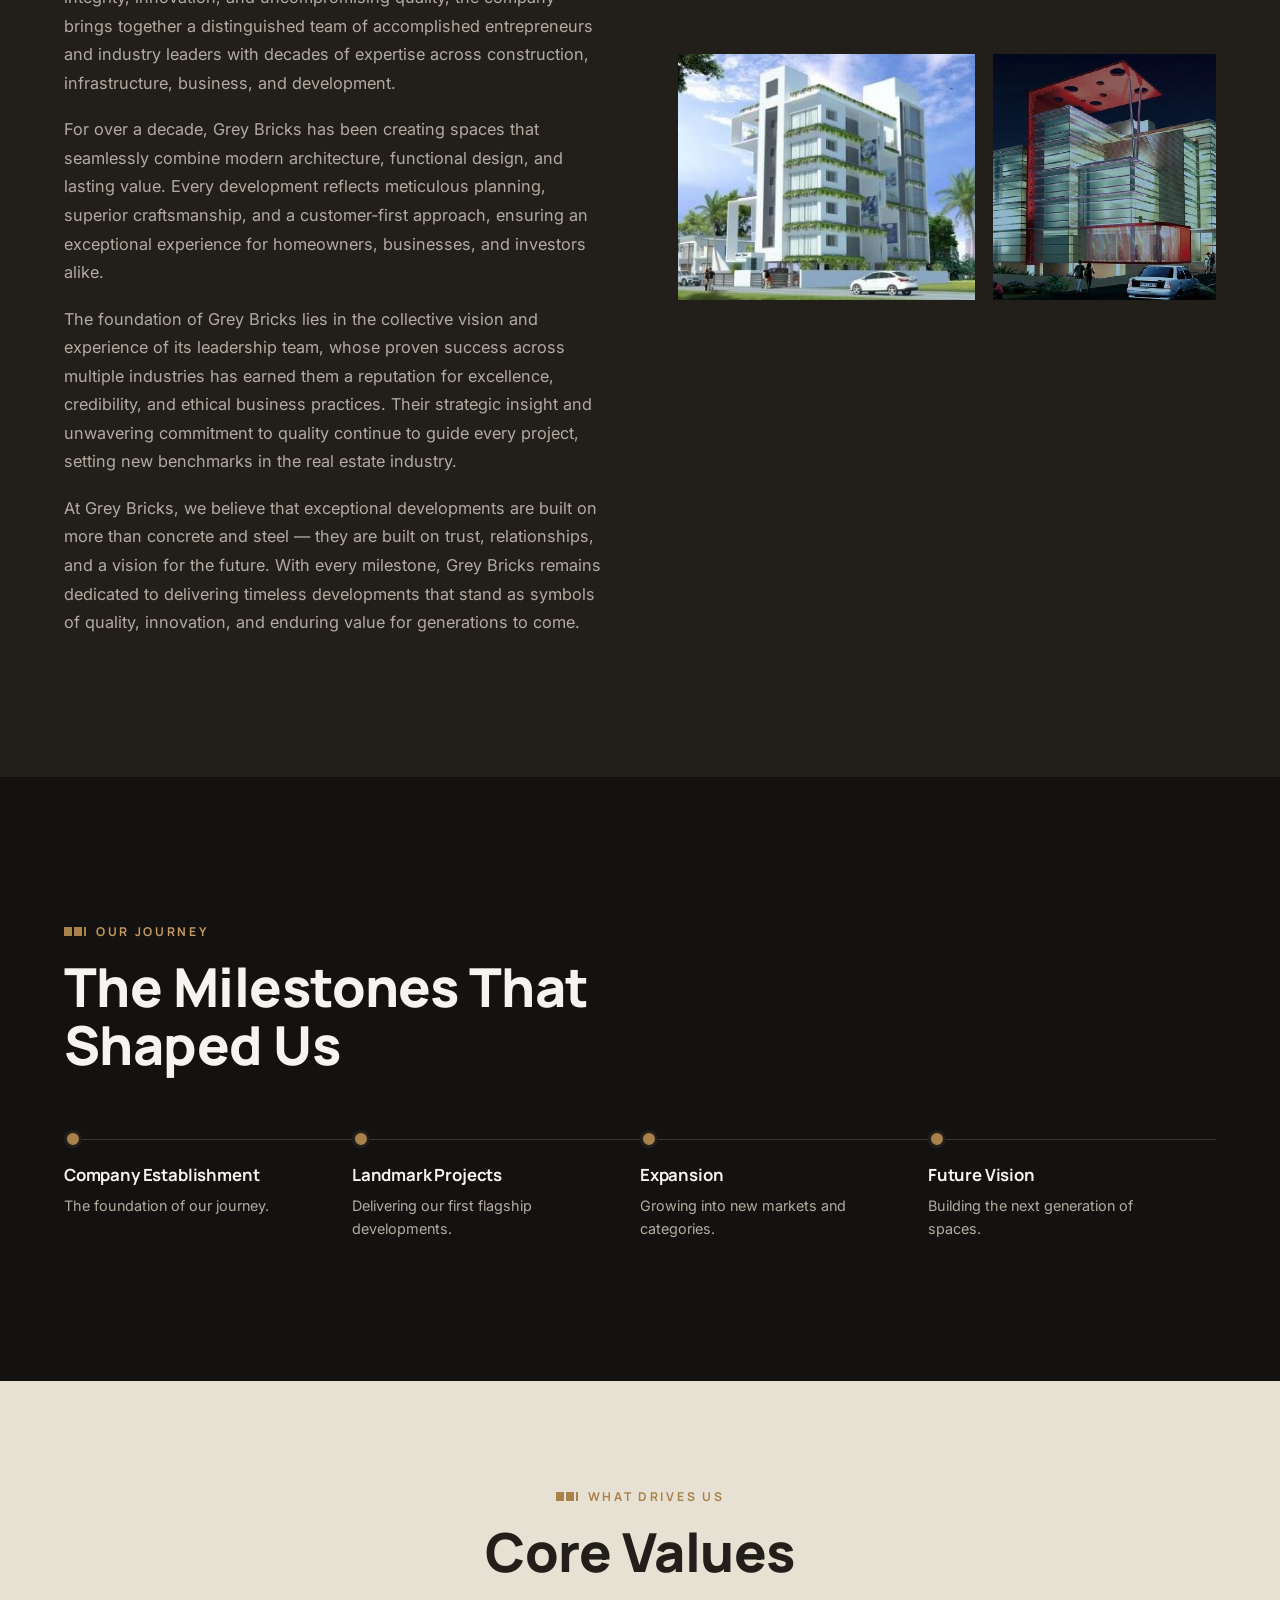
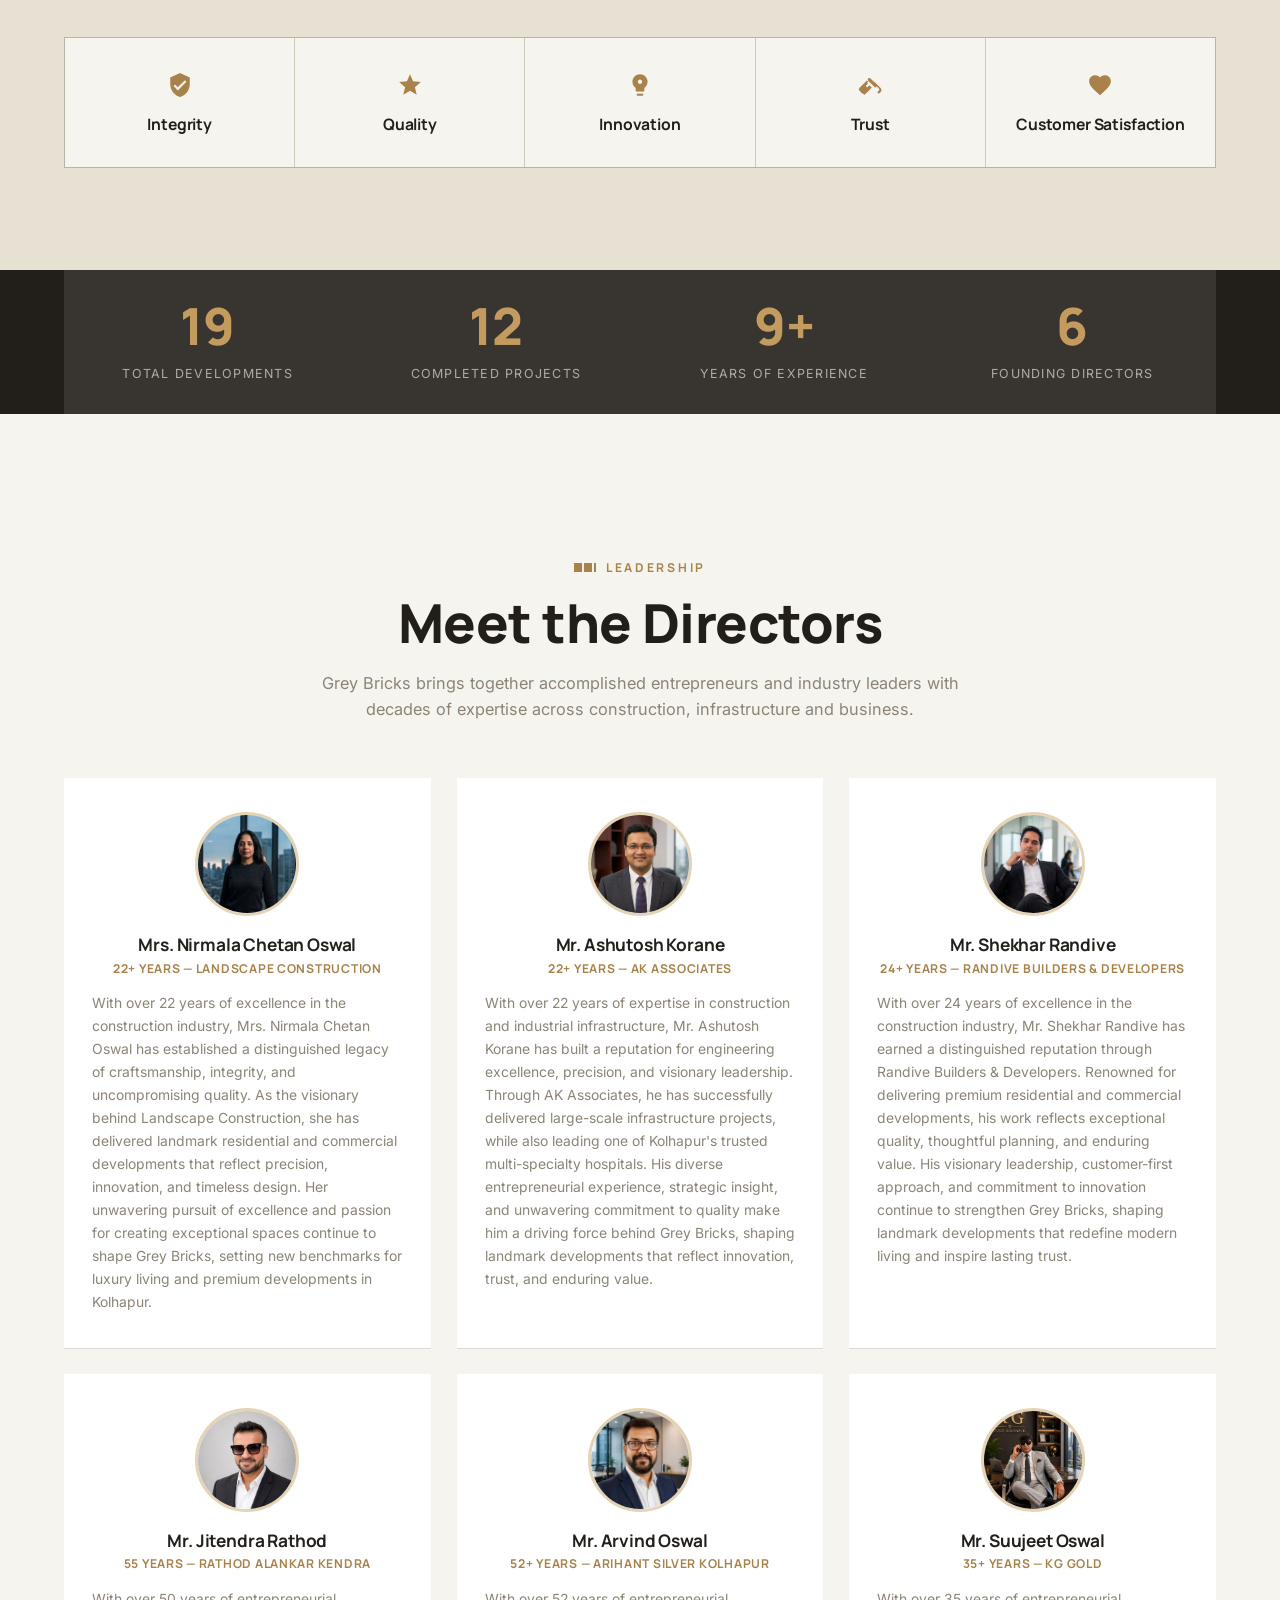
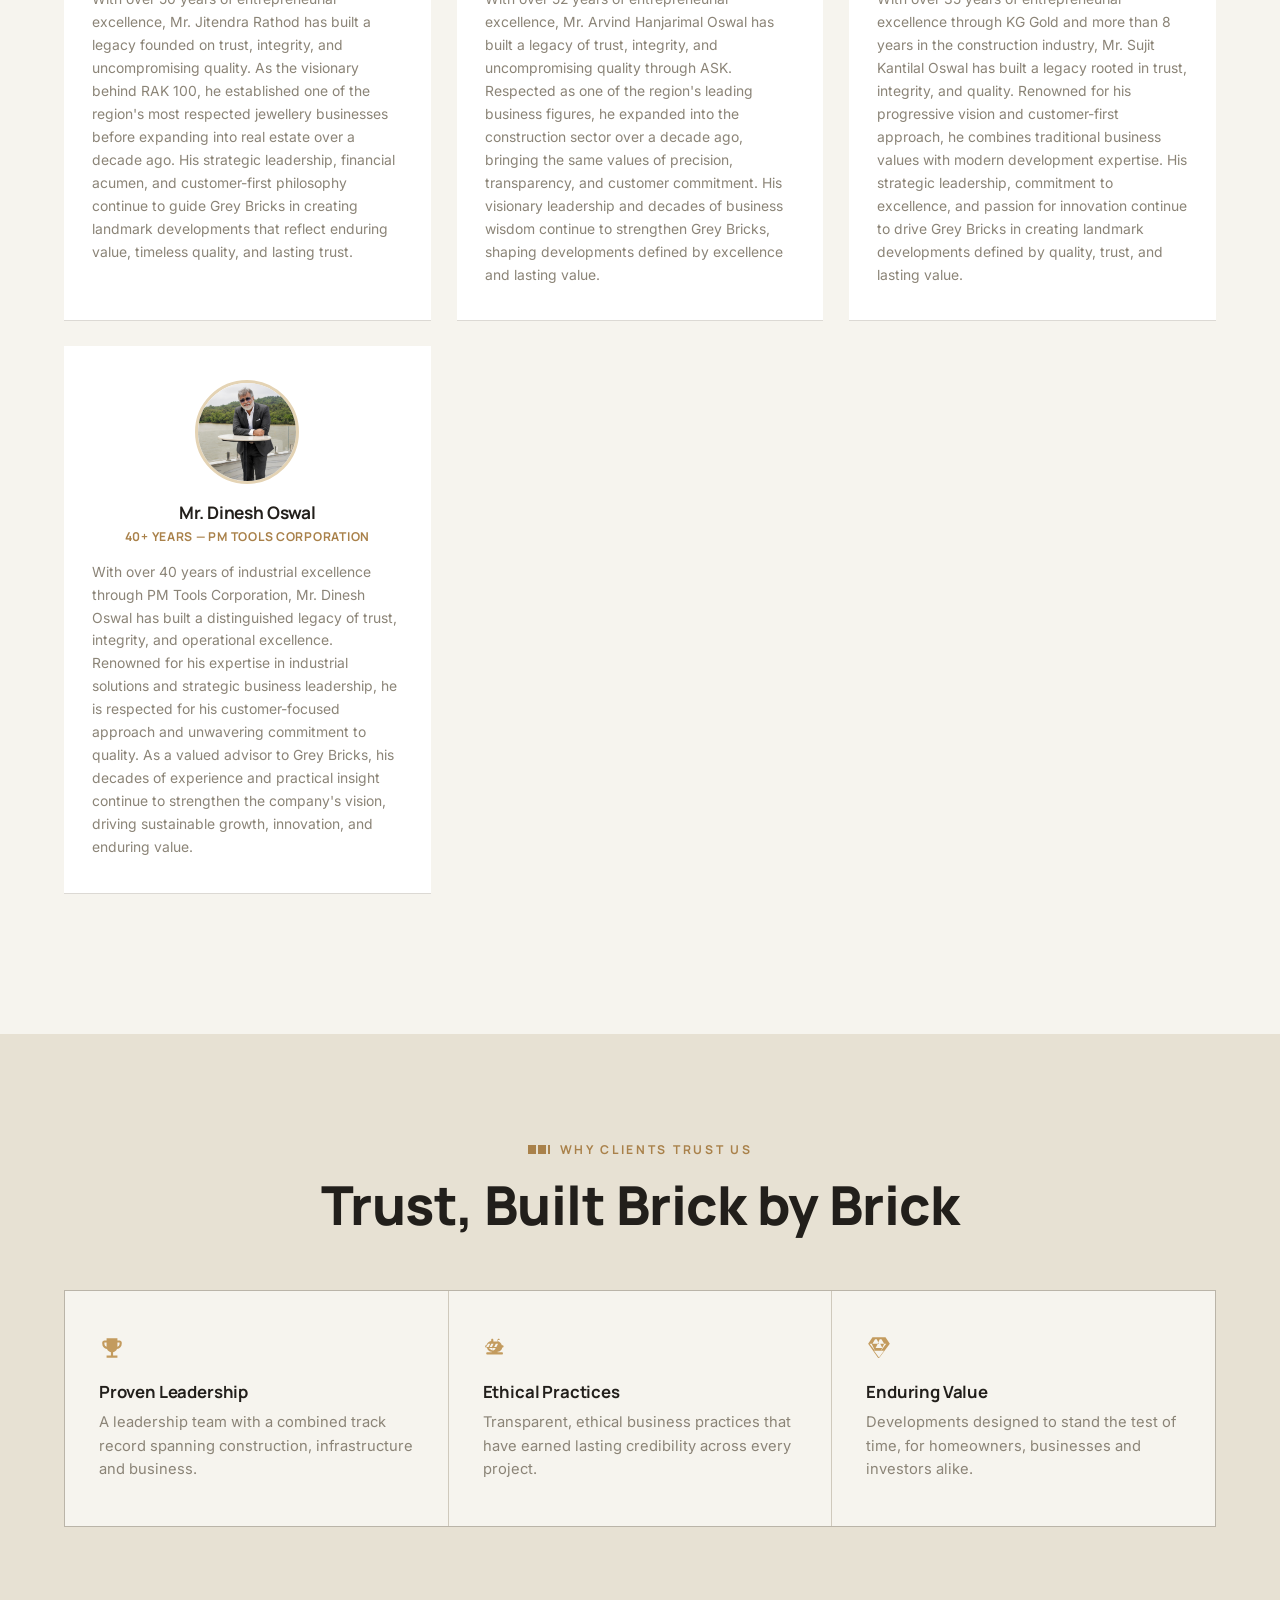
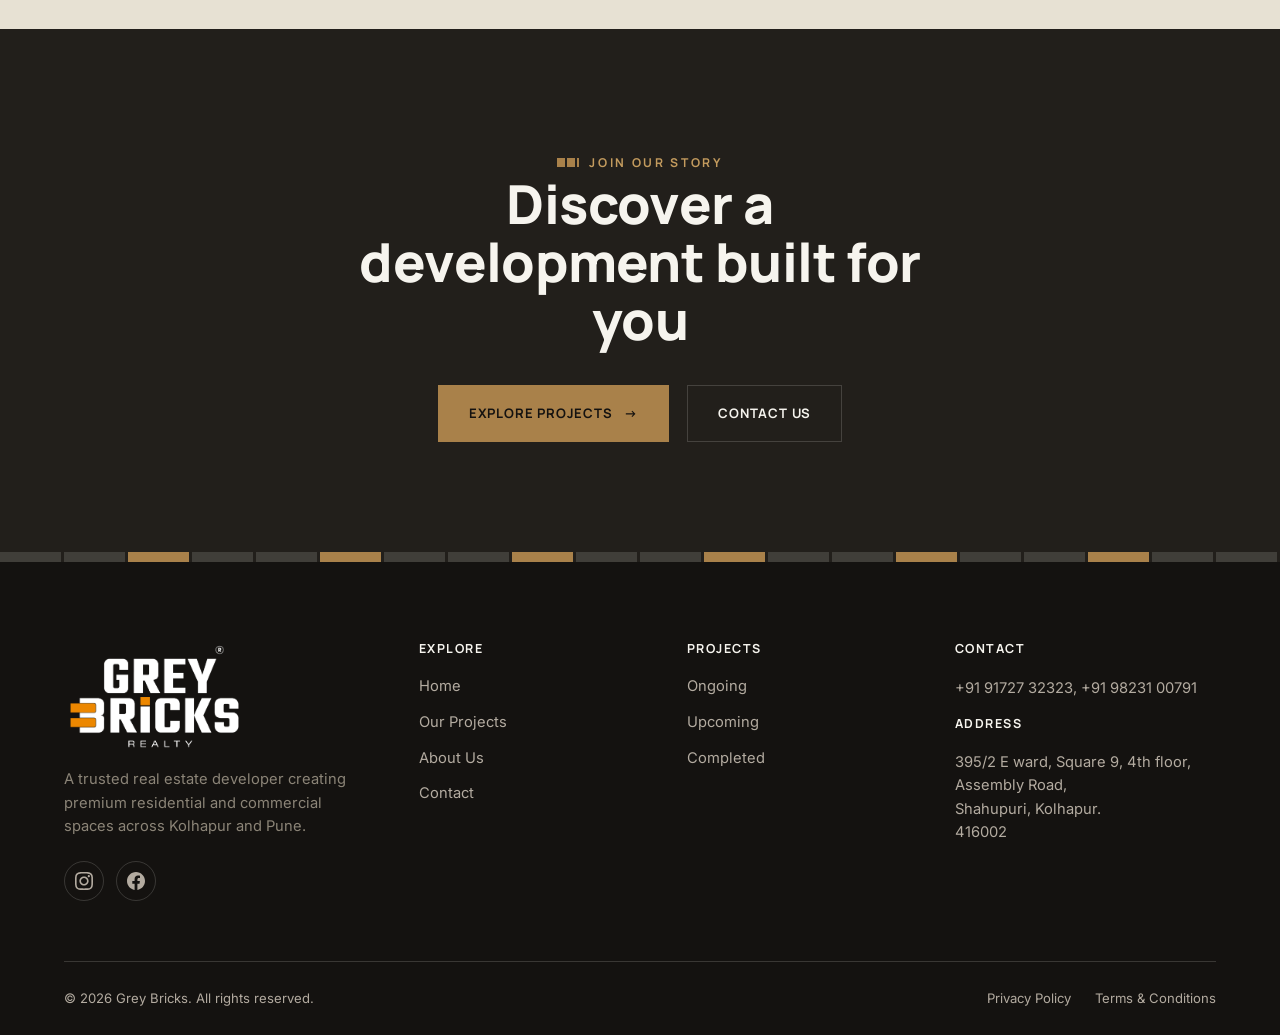
<file: about.html>
<!DOCTYPE html>
<html lang="en">
<head>
<meta charset="UTF-8">
<meta name="viewport" content="width=device-width, initial-scale=1.0">
<title>About Us | Grey Bricks</title>
<meta name="description" content="Grey Bricks brings together accomplished entrepreneurs and industry leaders to shape Kolhapur's future through trust, integrity, innovation and uncompromising quality.">
<link rel="preconnect" href="https://fonts.googleapis.com">
<link rel="stylesheet" href="css/style.css">
</head>
<body>

<nav class="nav" id="nav">
  <div class="container">
    <a href="index.html" class="brand">
      <img src="images/GB-Logo_Title.png" alt="GB Logo" />
    </a>
    <div class="nav-links">
      <a href="index.html">Home</a>
      <a href="projects.html">Our Projects</a>
      <a href="about.html" class="active">About Us</a>
      <a href="contact.html">Contact</a>
    </div>
    <div class="nav-cta">
      <a href="tel:+919172732323" class="btn btn-ghost">+91 91727 32323</a>
      <a href="contact.html" class="btn btn-gold">Enquire</a>
    </div>
    <button class="nav-toggle" aria-label="Toggle menu"><span></span><span></span><span></span></button>
  </div>
</nav>

<div class="mobile-menu">
  <a href="index.html">Home</a>
  <a href="projects.html">Our Projects</a>
  <a href="about.html">About Us</a>
  <a href="contact.html">Contact</a>
  <a href="contact.html" class="btn btn-gold">Enquire Now</a>
</div>

<header class="page-hero">
  <div class="container">
    <div class="breadcrumb"><a href="index.html">Home</a> <span>/</span> <span>About Us</span></div>
    <span class="eyebrow on-dark">Our Story</span>
    <h1>Building on Trust, Integrity &amp; Craft</h1>
    <p class="lead">Grey Bricks is a trusted real estate developer committed to creating thoughtfully designed residential and commercial spaces that combine quality construction, modern architecture, and lasting value.</p>
  </div>
</header>

<!-- ===== WHO WE ARE / VISION / MISSION / PHILOSOPHY ===== -->
<section class="pad-l">
  <div class="container">
    <div class="philosophy-grid reveal-stagger" style="margin-top:0">
      <div class="philosophy-tile r-item">
        <span class="tile-icon"><svg width="26" height="26" viewBox="0 0 24 24" fill="currentColor" aria-hidden="true"><path d="M16 11c1.66 0 2.99-1.34 2.99-3S17.66 5 16 5c-1.66 0-3 1.34-3 3s1.34 3 3 3zm-8 0c1.66 0 2.99-1.34 2.99-3S9.66 5 8 5C6.34 5 5 6.34 5 8s1.34 3 3 3zm0 2c-2.33 0-7 1.17-7 3.5V19h14v-2.5c0-2.33-4.67-3.5-7-3.5zm8 0c-.29 0-.62.02-.97.05 1.16.84 1.97 1.97 1.97 3.45V19h6v-2.5c0-2.33-4.67-3.5-7-3.5z"/></svg></span>
        <h4 style="margin-top:18px">Who We Are</h4>
        <p>Grey Bricks is a trusted real estate developer committed to creating thoughtfully designed residential and commercial spaces that combine quality construction, modern architecture, and lasting value.</p>
      </div>
      <div class="philosophy-tile r-item">
        <span class="tile-icon"><svg width="26" height="26" viewBox="0 0 24 24" fill="currentColor" aria-hidden="true"><path d="M12 4.5C7 4.5 2.73 7.61 1 12c1.73 4.39 6 7.5 11 7.5s9.27-3.11 11-7.5c-1.73-4.39-6-7.5-11-7.5zM12 17c-2.76 0-5-2.24-5-5s2.24-5 5-5 5 2.24 5 5-2.24 5-5 5zm0-8c-1.66 0-3 1.34-3 3s1.34 3 3 3 3-1.34 3-3-1.34-3-3-3z"/></svg></span>
        <h4 style="margin-top:18px">Vision</h4>
        <p>To redefine urban living by developing landmark spaces that inspire communities, enrich lifestyles, and set new standards of excellence in real estate.</p>
      </div>
      <div class="philosophy-tile r-item">
        <span class="tile-icon"><svg width="26" height="26" viewBox="0 0 24 24" fill="currentColor" aria-hidden="true"><path d="M12 2C6.48 2 2 6.48 2 12s4.48 10 10 10 10-4.48 10-10S17.52 2 12 2zm2.19 12.19L6 18l3.81-8.19L18 6l-3.81 8.19z"/></svg></span>
        <h4 style="margin-top:18px">Mission</h4>
        <p>To deliver exceptional developments through innovation, uncompromising quality, transparent practices, and a customer-first approach that builds relationships for generations.</p>
      </div>
      <div class="philosophy-tile r-item">
        <span class="tile-icon"><svg width="26" height="26" viewBox="0 0 24 24" fill="currentColor" aria-hidden="true"><path d="M9 21c0 .55.45 1 1 1h4c.55 0 1-.45 1-1v-1H9v1zm3-19C8.14 2 5 5.14 5 9c0 2.38 1.19 4.47 3 5.74V17c0 .55.45 1 1 1h6c.55 0 1-.45 1-1v-2.26c1.81-1.27 3-3.36 3-5.74 0-3.86-3.14-7-7-7zm0 9c-1.1 0-2-.9-2-2s.9-2 2-2 2 .9 2 2-.9 2-2 2z"/></svg></span>
        <h4 style="margin-top:18px">Company Philosophy</h4>
        <p>We believe every project is more than a building &mdash; it's a promise of quality, trust, and timeless design that enhances everyday living.</p>
      </div>
    </div>
  </div>
</section>

<!-- ===== FULL NARRATIVE ===== -->
<section class="pad-xl bg-charcoal">
  <div class="container">
    <div class="split">
      <div class="reveal">
        <span class="eyebrow on-dark">About Grey Bricks</span>
        <h2 style="margin-top:14px">Shaping the Future of Kolhapur</h2>
        <p style="margin-top:24px;color:var(--grey-light);line-height:1.75">Grey Bricks is a premium real estate developer committed to shaping the future of Kolhapur through thoughtfully designed residential and commercial developments. Founded on the principles of trust, integrity, innovation, and uncompromising quality, the company brings together a distinguished team of accomplished entrepreneurs and industry leaders with decades of expertise across construction, infrastructure, business, and development.</p>
        <p style="margin-top:18px;color:var(--grey-light);line-height:1.75">For over a decade, Grey Bricks has been creating spaces that seamlessly combine modern architecture, functional design, and lasting value. Every development reflects meticulous planning, superior craftsmanship, and a customer-first approach, ensuring an exceptional experience for homeowners, businesses, and investors alike.</p>
        <p style="margin-top:18px;color:var(--grey-light);line-height:1.75">The foundation of Grey Bricks lies in the collective vision and experience of its leadership team, whose proven success across multiple industries has earned them a reputation for excellence, credibility, and ethical business practices. Their strategic insight and unwavering commitment to quality continue to guide every project, setting new benchmarks in the real estate industry.</p>
        <p style="margin-top:18px;color:var(--grey-light);line-height:1.75">At Grey Bricks, we believe that exceptional developments are built on more than concrete and steel &mdash; they are built on trust, relationships, and a vision for the future. With every milestone, Grey Bricks remains dedicated to delivering timeless developments that stand as symbols of quality, innovation, and enduring value for generations to come.</p>
      </div>
      <div class="split-media stack reveal">
        <img src="images/proj-grandstand.jpg" alt="Grandstand — residential development, Pratibhanagar">
        <img src="images/proj-square9.jpg" alt="Square 9 — commercial development, Assembly Road">
      </div>
    </div>
  </div>
</section>

<!-- ===== JOURNEY ===== -->
<section class="pad-xl bg-ink">
  <div class="container">
    <div class="section-head reveal">
      <span class="eyebrow on-dark">Our Journey</span>
      <h2>The Milestones That Shaped Us</h2>
    </div>
    <div class="journey reveal-stagger">
      <div class="journey-step r-item">
        <h4>Company Establishment</h4>
        <p>The foundation of our journey.</p>
      </div>
      <div class="journey-step r-item">
        <h4>Landmark Projects</h4>
        <p>Delivering our first flagship developments.</p>
      </div>
      <div class="journey-step r-item">
        <h4>Expansion</h4>
        <p>Growing into new markets and categories.</p>
      </div>
      <div class="journey-step r-item">
        <h4>Future Vision</h4>
        <p>Building the next generation of spaces.</p>
      </div>
    </div>
  </div>
</section>

<!-- ===== CORE VALUES ===== -->
<section class="pad-l bg-stone">
  <div class="container">
    <div class="section-head center reveal">
      <span class="eyebrow">What Drives Us</span>
      <h2>Core Values</h2>
    </div>
    <div class="values-grid reveal-stagger">
      <div class="value-tile r-item"><span class="tile-icon"><svg width="26" height="26" viewBox="0 0 24 24" fill="currentColor" aria-hidden="true"><path d="M12 1L3 5v6c0 5.55 3.84 10.74 9 12 5.16-1.26 9-6.45 9-12V5l-9-4zm-2 16l-4-4 1.41-1.41L10 14.17l6.59-6.59L18 9l-8 8z"/></svg></span><h4>Integrity</h4></div>
      <div class="value-tile r-item"><span class="tile-icon"><svg width="26" height="26" viewBox="0 0 24 24" fill="currentColor" aria-hidden="true"><path d="M12 17.27L18.18 21l-1.64-7.03L22 9.24l-7.19-.61L12 2 9.19 8.63 2 9.24l5.46 4.73L5.82 21z"/></svg></span><h4>Quality</h4></div>
      <div class="value-tile r-item"><span class="tile-icon"><svg width="26" height="26" viewBox="0 0 24 24" fill="currentColor" aria-hidden="true"><path d="M9 21c0 .55.45 1 1 1h4c.55 0 1-.45 1-1v-1H9v1zm3-19C8.14 2 5 5.14 5 9c0 2.38 1.19 4.47 3 5.74V17c0 .55.45 1 1 1h6c.55 0 1-.45 1-1v-2.26c1.81-1.27 3-3.36 3-5.74 0-3.86-3.14-7-7-7zm0 9c-1.1 0-2-.9-2-2s.9-2 2-2 2 .9 2 2-.9 2-2 2z"/></svg></span><h4>Innovation</h4></div>
      <div class="value-tile r-item"><span class="tile-icon"><svg width="26" height="26" viewBox="0 0 24 24" fill="currentColor" aria-hidden="true"><path d="M10.59 5.41c-.78.78-.78 2.05 0 2.83l6.3 6.3 2.12-2.12-6.3-6.3c-.78-.78-2.05-.78-2.83 0zM10.59 9.17L9.17 7.75 2.34 14.58a2 2 0 0 0 0 2.83l1.7 1.7L7 21l4.5-4.5 2.12-2.12-2.12-2.12-2.13 2.12-1.41-1.41 2.12-2.12-.99-.99zM16.24 9.17l-1.06 1.06 4.95 4.95a1.5 1.5 0 0 1 0 2.12l-1.41 1.41 1.41 1.41 1.42-1.42a3 3 0 0 0 0-4.24l-5.31-5.29z"/></svg></span><h4>Trust</h4></div>
      <div class="value-tile r-item"><span class="tile-icon"><svg width="26" height="26" viewBox="0 0 24 24" fill="currentColor" aria-hidden="true"><path d="M12 21.35l-1.45-1.32C5.4 15.36 2 12.28 2 8.5 2 5.42 4.42 3 7.5 3c1.74 0 3.41.81 4.5 2.09C13.09 3.81 14.76 3 16.5 3 19.58 3 22 5.42 22 8.5c0 3.78-3.4 6.86-8.55 11.54L12 21.35z"/></svg></span><h4>Customer Satisfaction</h4></div>
    </div>
  </div>
</section>

<!-- ===== ACHIEVEMENTS ===== -->
<section class="bg-charcoal">
  <div class="container">
    <div class="stats reveal" style="background:rgba(246,244,238,.1)">
      <div class="stat"><strong data-count="21">0</strong><span>Total Developments</span></div>
      <div class="stat"><strong data-count="13">0</strong><span>Completed Projects</span></div>
      <div class="stat"><strong data-count="10" data-suffix="+">0</strong><span>Years of Experience</span></div>
      <div class="stat"><strong data-count="7">0</strong><span>Founding Directors</span></div>
    </div>
  </div>
</section>

<!-- ===== DIRECTORS ===== -->
<section class="pad-xl">
  <div class="container">
    <div class="section-head center reveal">
      <span class="eyebrow">Leadership</span>
      <h2>Meet the Directors</h2>
      <p>Grey Bricks brings together accomplished entrepreneurs and industry leaders with decades of expertise across construction, infrastructure and business.</p>
    </div>
    <div class="director-grid reveal-stagger">

      <article class="director-card r-item">
        <div class="director-photo"><img src="images/director-nirmala-oswal.jpg" alt="Nirmala Chetan Oswal, Director, Grey Bricks" loading="lazy"></div>
        <h4>Mrs. Nirmala Chetan Oswal</h4>
        <span class="director-title">22+ Years — Landscape Construction</span>
        <p>With over 22 years of excellence in the construction industry, Mrs. Nirmala Chetan Oswal has established a distinguished legacy of craftsmanship, integrity, and uncompromising quality. As the visionary behind Landscape Construction, she has delivered landmark residential and commercial developments that reflect precision, innovation, and timeless design. Her unwavering pursuit of excellence and passion for creating exceptional spaces continue to shape Grey Bricks, setting new benchmarks for luxury living and premium developments in Kolhapur.</p>
      </article>

      <article class="director-card r-item">
        <div class="director-photo"><img src="images/director-ashutosh-korane.jpg" alt="Ashutosh Korane, Director, Grey Bricks" loading="lazy"></div>
        <h4>Mr. Ashutosh Korane</h4>
        <span class="director-title">22+ Years — AK Associates</span>
        <p>With over 22 years of expertise in construction and industrial infrastructure, Mr. Ashutosh Korane has built a reputation for engineering excellence, precision, and visionary leadership. Through AK Associates, he has successfully delivered large-scale infrastructure projects, while also leading one of Kolhapur's trusted multi-specialty hospitals. His diverse entrepreneurial experience, strategic insight, and unwavering commitment to quality make him a driving force behind Grey Bricks, shaping landmark developments that reflect innovation, trust, and enduring value.</p>
      </article>

      <article class="director-card r-item">
        <div class="director-photo"><img src="images/director-shekhar-randive.jpg" alt="Shekhar Randive, Director, Grey Bricks" loading="lazy"></div>
        <h4>Mr. Shekhar Randive</h4>
        <span class="director-title">24+ Years — Randive Builders & Developers</span>
        <p>With over 24 years of excellence in the construction industry, Mr. Shekhar Randive has earned a distinguished reputation through Randive Builders & Developers. Renowned for delivering premium residential and commercial developments, his work reflects exceptional quality, thoughtful planning, and enduring value. His visionary leadership, customer-first approach, and commitment to innovation continue to strengthen Grey Bricks, shaping landmark developments that redefine modern living and inspire lasting trust.</p>
      </article>

      <article class="director-card r-item">
        <div class="director-photo"><img src="images/director-jitendra-rathod.jpg" alt="Jitendra Rathod, Director, Grey Bricks" loading="lazy"></div>
        <h4>Mr. Jitendra Rathod</h4>
        <span class="director-title">55 Years — Rathod Alankar Kendra</span>
        <p>With over 50 years of entrepreneurial excellence, Mr. Jitendra Rathod has built a legacy founded on trust, integrity, and uncompromising quality. As the visionary behind RAK 100, he established one of the region's most respected jewellery businesses before expanding into real estate over a decade ago. His strategic leadership, financial acumen, and customer-first philosophy continue to guide Grey Bricks in creating landmark developments that reflect enduring value, timeless quality, and lasting trust.</p>
      </article>

      <article class="director-card r-item">
        <div class="director-photo"><img src="images/director-arvind-oswal.jpg" alt="Arvind Oswal, Director, Grey Bricks" loading="lazy"></div>
        <h4>Mr. Arvind Oswal</h4>
        <span class="director-title">52+ Years — Arihant Silver Kolhapur</span>
        <p>With over 52 years of entrepreneurial excellence, Mr. Arvind Hanjarimal Oswal has built a legacy of trust, integrity, and uncompromising quality through ASK. Respected as one of the region's leading business figures, he expanded into the construction sector over a decade ago, bringing the same values of precision, transparency, and customer commitment. His visionary leadership and decades of business wisdom continue to strengthen Grey Bricks, shaping developments defined by excellence and lasting value.</p>
      </article>

      <article class="director-card r-item">
        <div class="director-photo"><img src="images/director-suujeet-oswal.jpg" alt="Suujeet Oswal, Director, Grey Bricks" loading="lazy"></div>
        <h4>Mr. Suujeet Oswal</h4>
        <span class="director-title">35+ Years — KG Gold</span>
        <p>With over 35 years of entrepreneurial excellence through KG Gold and more than 8 years in the construction industry, Mr. Sujit Kantilal Oswal has built a legacy rooted in trust, integrity, and quality. Renowned for his progressive vision and customer-first approach, he combines traditional business values with modern development expertise. His strategic leadership, commitment to excellence, and passion for innovation continue to drive Grey Bricks in creating landmark developments defined by quality, trust, and lasting value.</p>
      </article>

      <article class="director-card r-item">
        <div class="director-photo"><img src="images/director-dinesh-oswal.jpg" alt="Dinesh Oswal, Director, Grey Bricks" loading="lazy"></div>
        <h4>Mr. Dinesh Oswal</h4>
        <span class="director-title">40+ Years — PM Tools Corporation</span>
        <p>With over 40 years of industrial excellence through PM Tools Corporation, Mr. Dinesh Oswal has built a distinguished legacy of trust, integrity, and operational excellence. Renowned for his expertise in industrial solutions and strategic business leadership, he is respected for his customer-focused approach and unwavering commitment to quality. As a valued advisor to Grey Bricks, his decades of experience and practical insight continue to strengthen the company's vision, driving sustainable growth, innovation, and enduring value.</p>
      </article>
    </div>
  </div>
</section>

<!-- ===== WHY CLIENTS TRUST US ===== -->
<section class="pad-l bg-stone">
  <div class="container">
    <div class="section-head center reveal">
      <span class="eyebrow">Why Clients Trust Us</span>
      <h2>Trust, Built Brick by Brick</h2>
    </div>
    <div class="feature-grid reveal-stagger">
      <div class="feature r-item">
        <span class="feature-icon"><svg width="26" height="26" viewBox="0 0 24 24" fill="currentColor" aria-hidden="true"><path d="M19 5h-2V3H7v2H5c-1.1 0-2 .9-2 2v1c0 2.55 1.92 4.63 4.39 4.94.63 1.5 1.98 2.63 3.61 2.96V19H7v2h10v-2h-4v-3.1c1.63-.33 2.98-1.46 3.61-2.96C19.08 12.63 21 10.55 21 8V7c0-1.1-.9-2-2-2zM5 8V7h2v3.82C5.84 10.4 5 9.3 5 8zm14 0c0 1.3-.84 2.4-2 2.82V7h2v1z"/></svg></span>
        <h4>Proven Leadership</h4>
        <p>A leadership team with a combined track record spanning construction, infrastructure and business.</p>
      </div>
      <div class="feature r-item">
        <span class="feature-icon"><svg width="26" height="26" viewBox="0 0 24 24" fill="currentColor" aria-hidden="true"><path d="M13 4.5v1.07c2.2.24 3.98 1.82 4.4 4H18c.55 0 1 .45 1 1s-.45 1-1 1h-.16c-.42 2.18-2.2 3.76-4.4 4V16h4c.55 0 1 .45 1 1s-.45 1-1 1H4c-.55 0-1-.45-1-1s.45-1 1-1h4v-.43c-2.2-.24-3.98-1.82-4.4-4H3c-.55 0-1-.45-1-1s.45-1 1-1h.16c.42-2.18 2.2-3.76 4.4-4V4.5c0-.55.45-1 1-1s1 .45 1 1V6h3.88V4.5c0-.55.45-1 1-1s1 .45 1 1zM6.12 8h-1.5c-.37.9-.9 1.74-1.56 2.44l.3.56h1.77l1.5-3zm1.56 0l-1.5 3h2.06l1.5-3h-2.06zm4.13 0l-1.5 3h2.06l1.5-3h-2.06zM7.12 12h-1.5l.19.35C7.05 13.24 8.02 14.05 9 14.3v-2.3H7.12zm3.19 0h-1.06v2.3c.98-.25 1.95-1.06 2.19-1.95l.19-.35h-1.32z"/></svg></span>
        <h4>Ethical Practices</h4>
        <p>Transparent, ethical business practices that have earned lasting credibility across every project.</p>
      </div>
      <div class="feature r-item">
        <span class="feature-icon"><svg width="26" height="26" viewBox="0 0 24 24" fill="currentColor" aria-hidden="true"><path d="M6 2h12l4 6-9.53 12.71a1 1 0 0 1-1.57 0L2 8l4-6zm2.4 2l-2.5 4h4.83l2-4H8.4zM3.31 8l4.95 6.6L5.23 8H3.31zm7.55 0l-2 4h6.28l-2-4h-4.28zm-3.47 6.5L12 20.7l4.61-6.2H7.39zM18.69 8h-1.92l-3.03 6.6 4.95-6.6zm-8.74-4l2 4h4.83l-2.5-4h-4.33z"/></svg></span>
        <h4>Enduring Value</h4>
        <p>Developments designed to stand the test of time, for homeowners, businesses and investors alike.</p>
      </div>
    </div>
  </div>
</section>

<!-- ===== CTA ===== -->
<section class="cta-band">
  <div class="brick-course on-dark"><span></span><span></span><span></span><span></span><span></span><span></span><span></span><span></span><span></span><span></span><span></span><span></span><span></span><span></span><span></span><span></span><span></span><span></span><span></span><span></span></div>
  <div class="container reveal">
    <span class="eyebrow on-dark">Join Our Story</span>
    <h2>Discover a development built for you</h2>
    <div class="hero-cta">
      <a href="projects.html" class="btn btn-gold">Explore Projects <span class="btn-arrow">&rarr;</span></a>
      <a href="contact.html" class="btn btn-ghost on-dark">Contact Us</a>
    </div>
  </div>
</section>

<footer class="site-footer">
  <div class="container">
    <div class="footer-grid">
      <div class="footer-brand">
        <a href="index.html" class="brand"><img src="images/GB-Logo.png" alt="GB Logo" /></a>
        <p>A trusted real estate developer creating premium residential and commercial spaces across Kolhapur and Pune.</p>
        <div class="footer-social" style="margin-top:22px">
          <a href="#" aria-label="Instagram"><svg width="18" height="18" viewBox="0 0 24 24" fill="currentColor" aria-hidden="true"><path d="M12 2.163c3.204 0 3.584.012 4.85.07 3.252.148 4.771 1.691 4.919 4.919.058 1.265.069 1.645.069 4.849 0 3.205-.012 3.584-.069 4.849-.149 3.225-1.664 4.771-4.919 4.919-1.266.058-1.644.07-4.85.07-3.204 0-3.584-.012-4.849-.07-3.26-.149-4.771-1.699-4.919-4.92-.058-1.265-.07-1.644-.07-4.849 0-3.204.013-3.583.07-4.849.149-3.227 1.664-4.771 4.919-4.919 1.266-.057 1.645-.069 4.849-.069zm0-2.163c-3.259 0-3.667.014-4.947.072-4.358.2-6.78 2.618-6.98 6.98-.059 1.281-.073 1.689-.073 4.948 0 3.259.014 3.668.072 4.948.2 4.358 2.618 6.78 6.98 6.98 1.281.058 1.689.072 4.948.072 3.259 0 3.668-.014 4.948-.072 4.354-.2 6.782-2.618 6.979-6.98.059-1.28.073-1.689.073-4.948 0-3.259-.014-3.667-.072-4.947-.196-4.354-2.617-6.78-6.979-6.98-1.281-.059-1.69-.073-4.949-.073zm0 5.838c-3.403 0-6.162 2.759-6.162 6.162s2.759 6.163 6.162 6.163 6.162-2.759 6.162-6.163c0-3.403-2.759-6.162-6.162-6.162zm0 10.162c-2.209 0-4-1.79-4-4 0-2.209 1.791-4 4-4s4 1.791 4 4c0 2.21-1.791 4-4 4zm6.406-11.845c-.796 0-1.441.645-1.441 1.44s.645 1.44 1.441 1.44c.795 0 1.439-.645 1.439-1.44s-.644-1.44-1.439-1.44z"/></svg></a>
          <a href="#" aria-label="Facebook"><svg width="18" height="18" viewBox="0 0 24 24" fill="currentColor" aria-hidden="true"><path d="M24 12.073c0-6.627-5.373-12-12-12s-12 5.373-12 12c0 5.99 4.388 10.954 10.125 11.854v-8.385H7.078v-3.47h3.047V9.43c0-3.007 1.792-4.669 4.533-4.669 1.312 0 2.686.235 2.686.235v2.953H15.83c-1.491 0-1.956.925-1.956 1.874v2.25h3.328l-.532 3.47h-2.796v8.385C19.612 23.027 24 18.062 24 12.073z"/></svg></a>
        </div>
      </div>
      <div class="footer-col">
        <h4>Explore</h4>
        <a href="index.html">Home</a>
        <a href="projects.html">Our Projects</a>
        <a href="about.html">About Us</a>
        <a href="contact.html">Contact</a>
      </div>
      <div class="footer-col">
        <h4>Projects</h4>
        <a href="projects.html#ongoing">Ongoing</a>
        <a href="projects.html#upcoming">Upcoming</a>
        <a href="projects.html#completed">Completed</a>
      </div>
      <div class="footer-col">
        <h4>Contact</h4>
        <span style="color: var(--grey-light); font-size: 0.92rem">+91 91727 32323, +91 98231 00791</span>
        <h4 style="margin-top: 16px">Address</h4>
        <span style="display:block;color:var(--grey-light);font-size:.92rem">395/2 E ward, Square 9, 4th floor, Assembly Road,
                    </br>
                    Shahupuri, Kolhapur.
                    </br>
                    416002</span>
      </div>
    </div>
    <div class="footer-bottom">
      <span>&copy; <span id="year"></span> Grey Bricks. All rights reserved.</span>
      <div class="footer-legal">
        <a href="#">Privacy Policy</a>
        <a href="#">Terms &amp; Conditions</a>
      </div>
    </div>
  </div>
</footer>

<script>document.getElementById('year').textContent = new Date().getFullYear();</script>
<script src="js/main.js"></script>
</body>
</html>
</file>
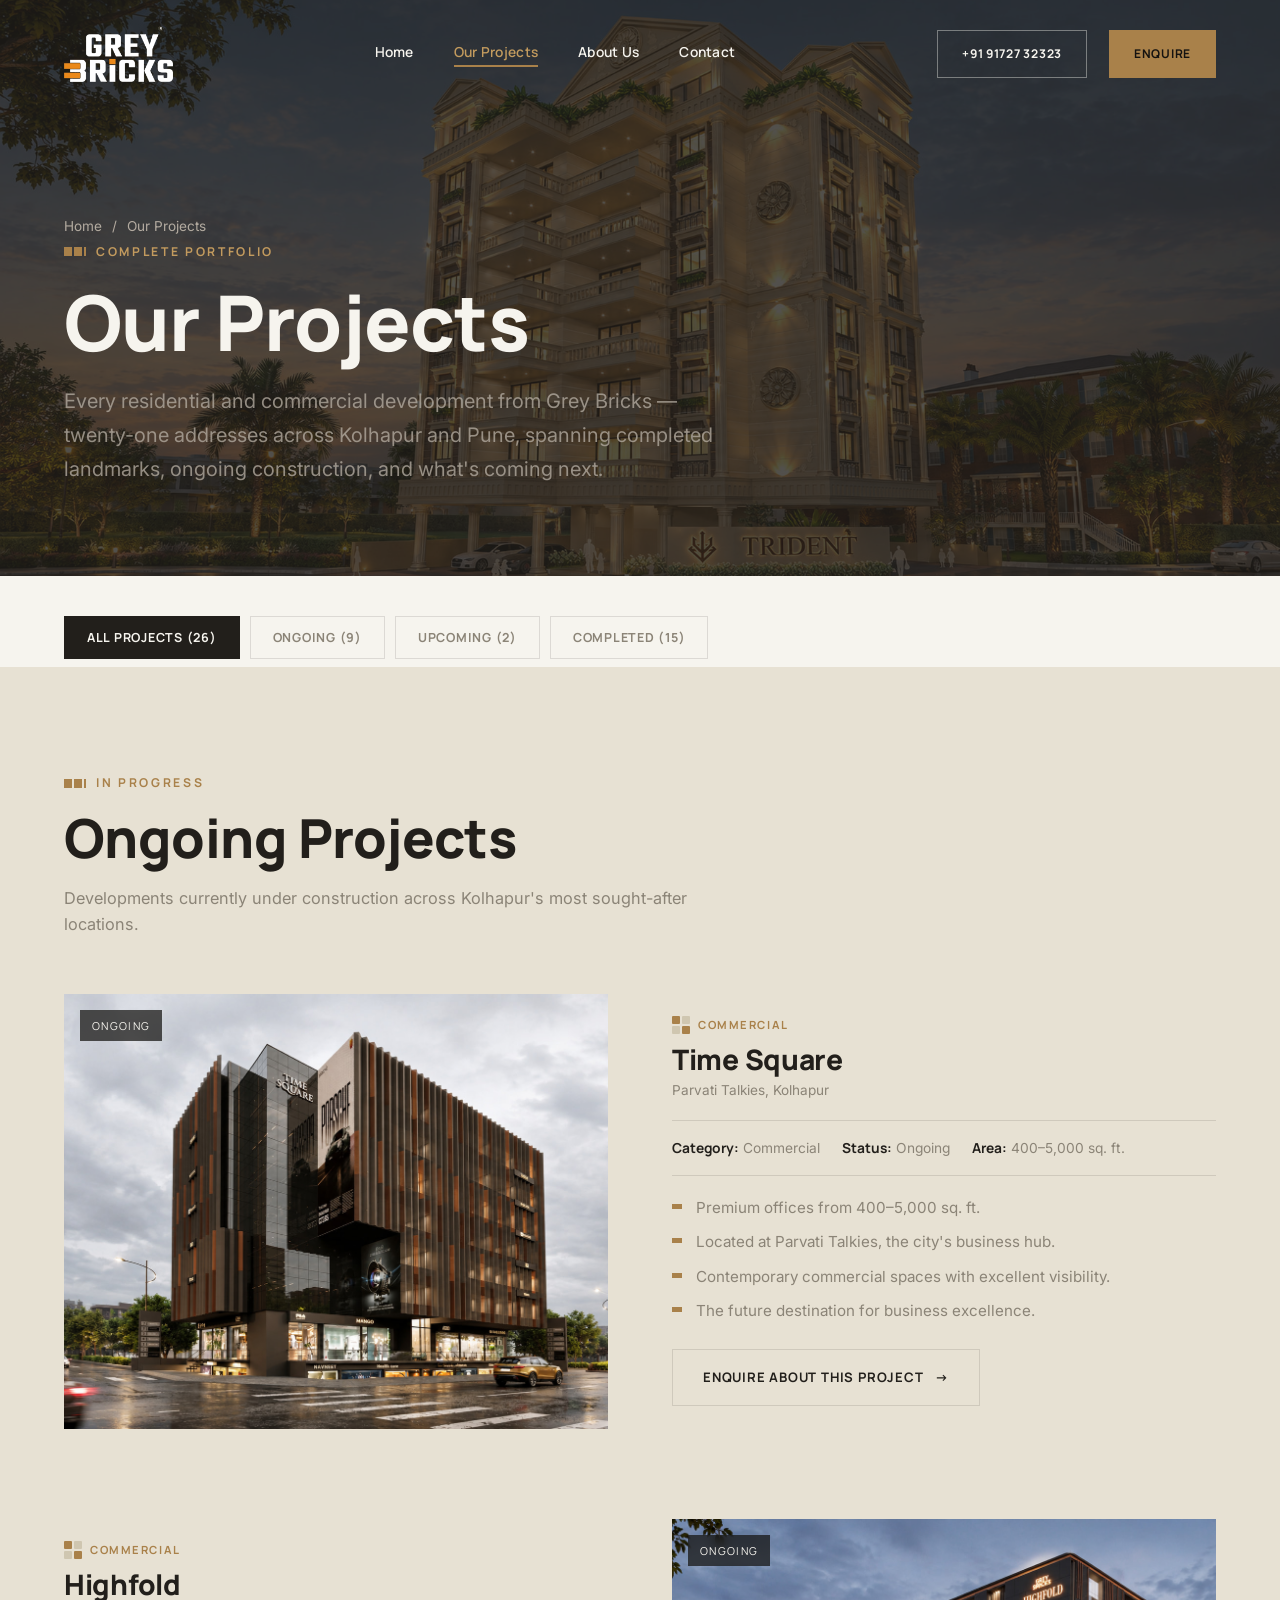
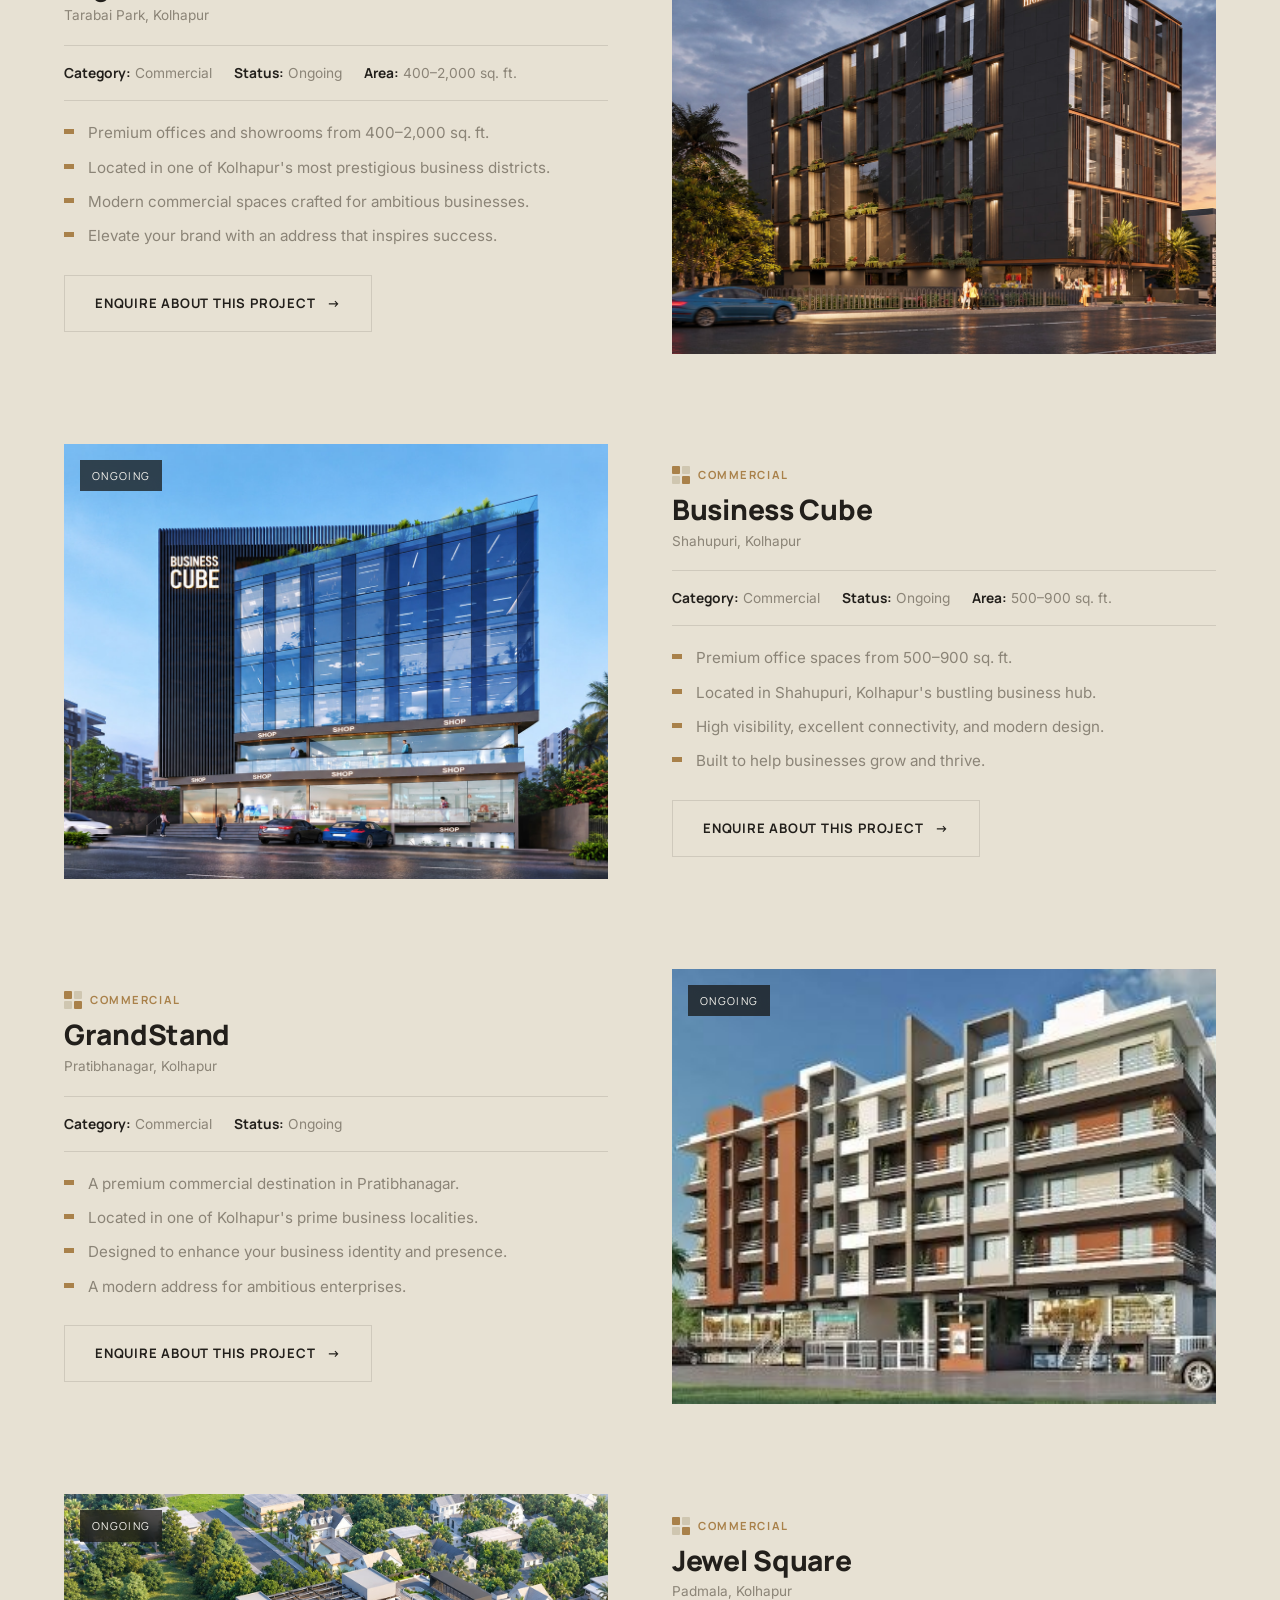
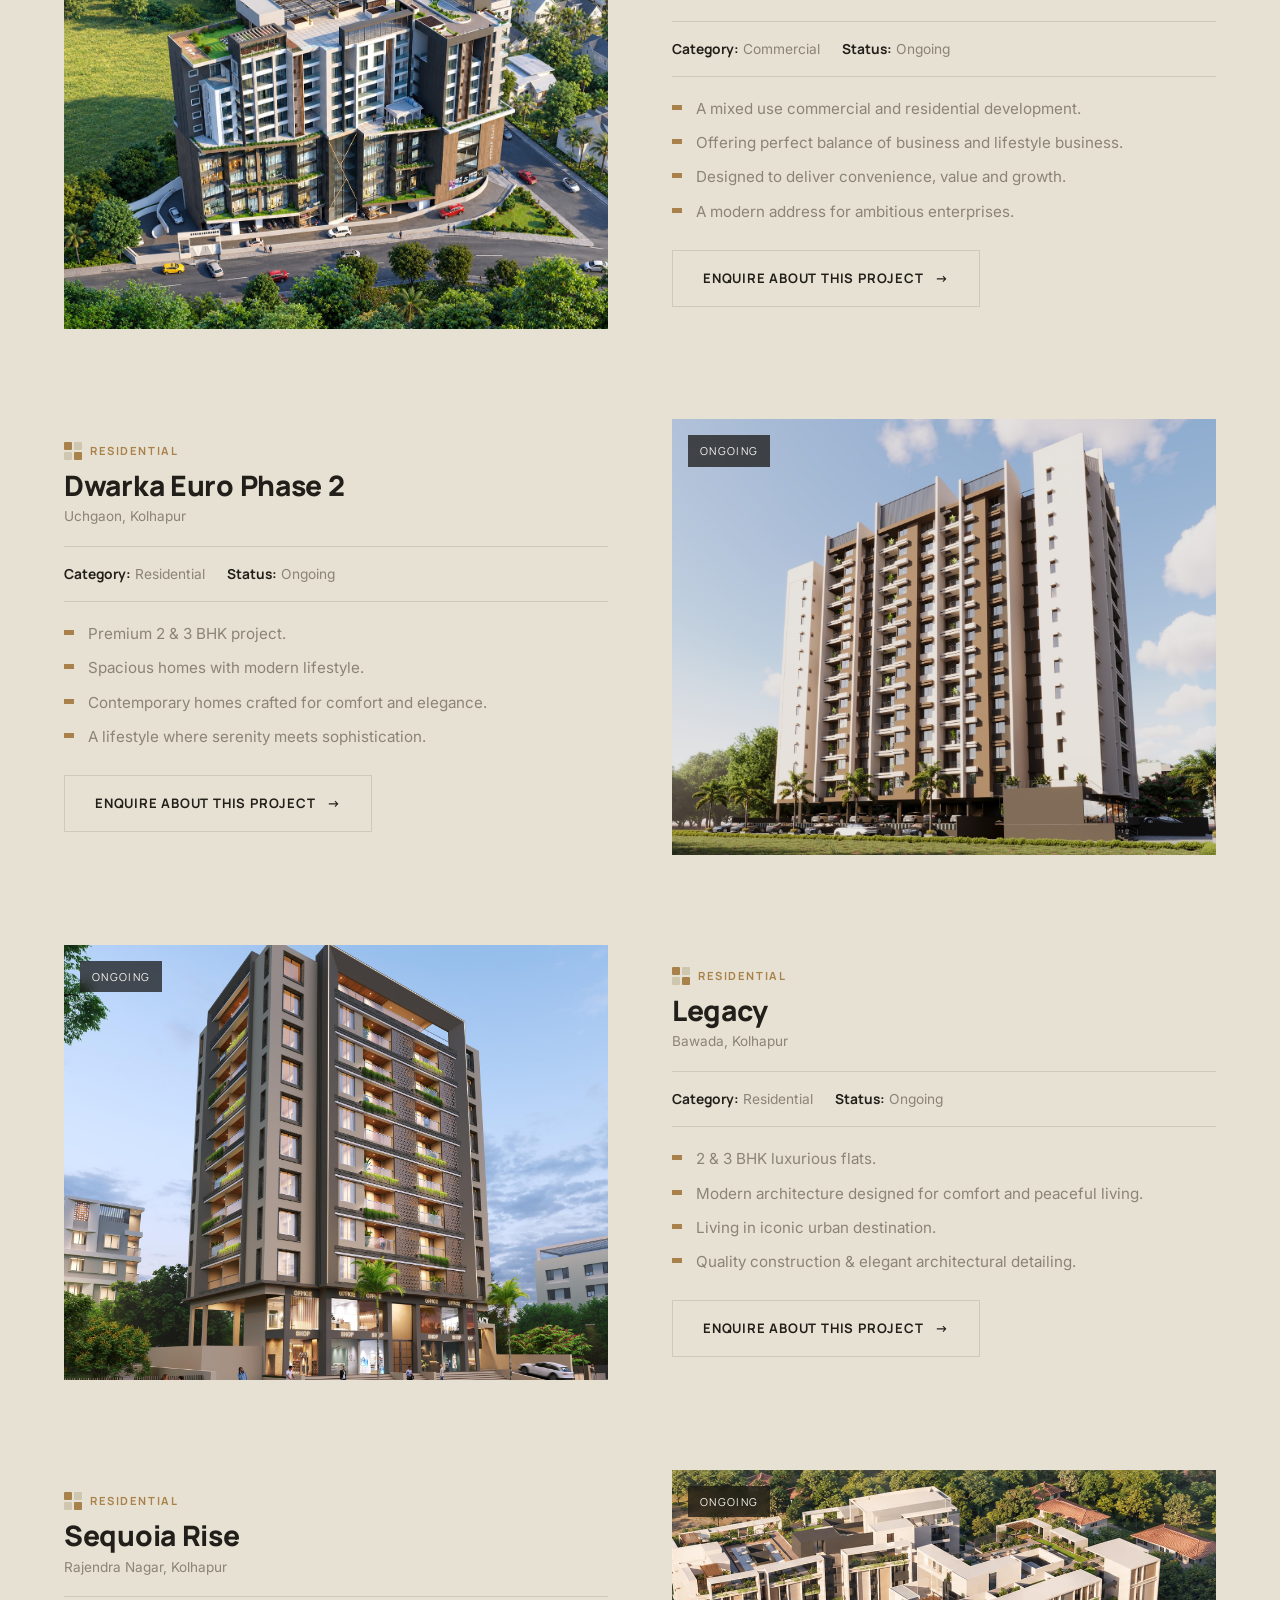
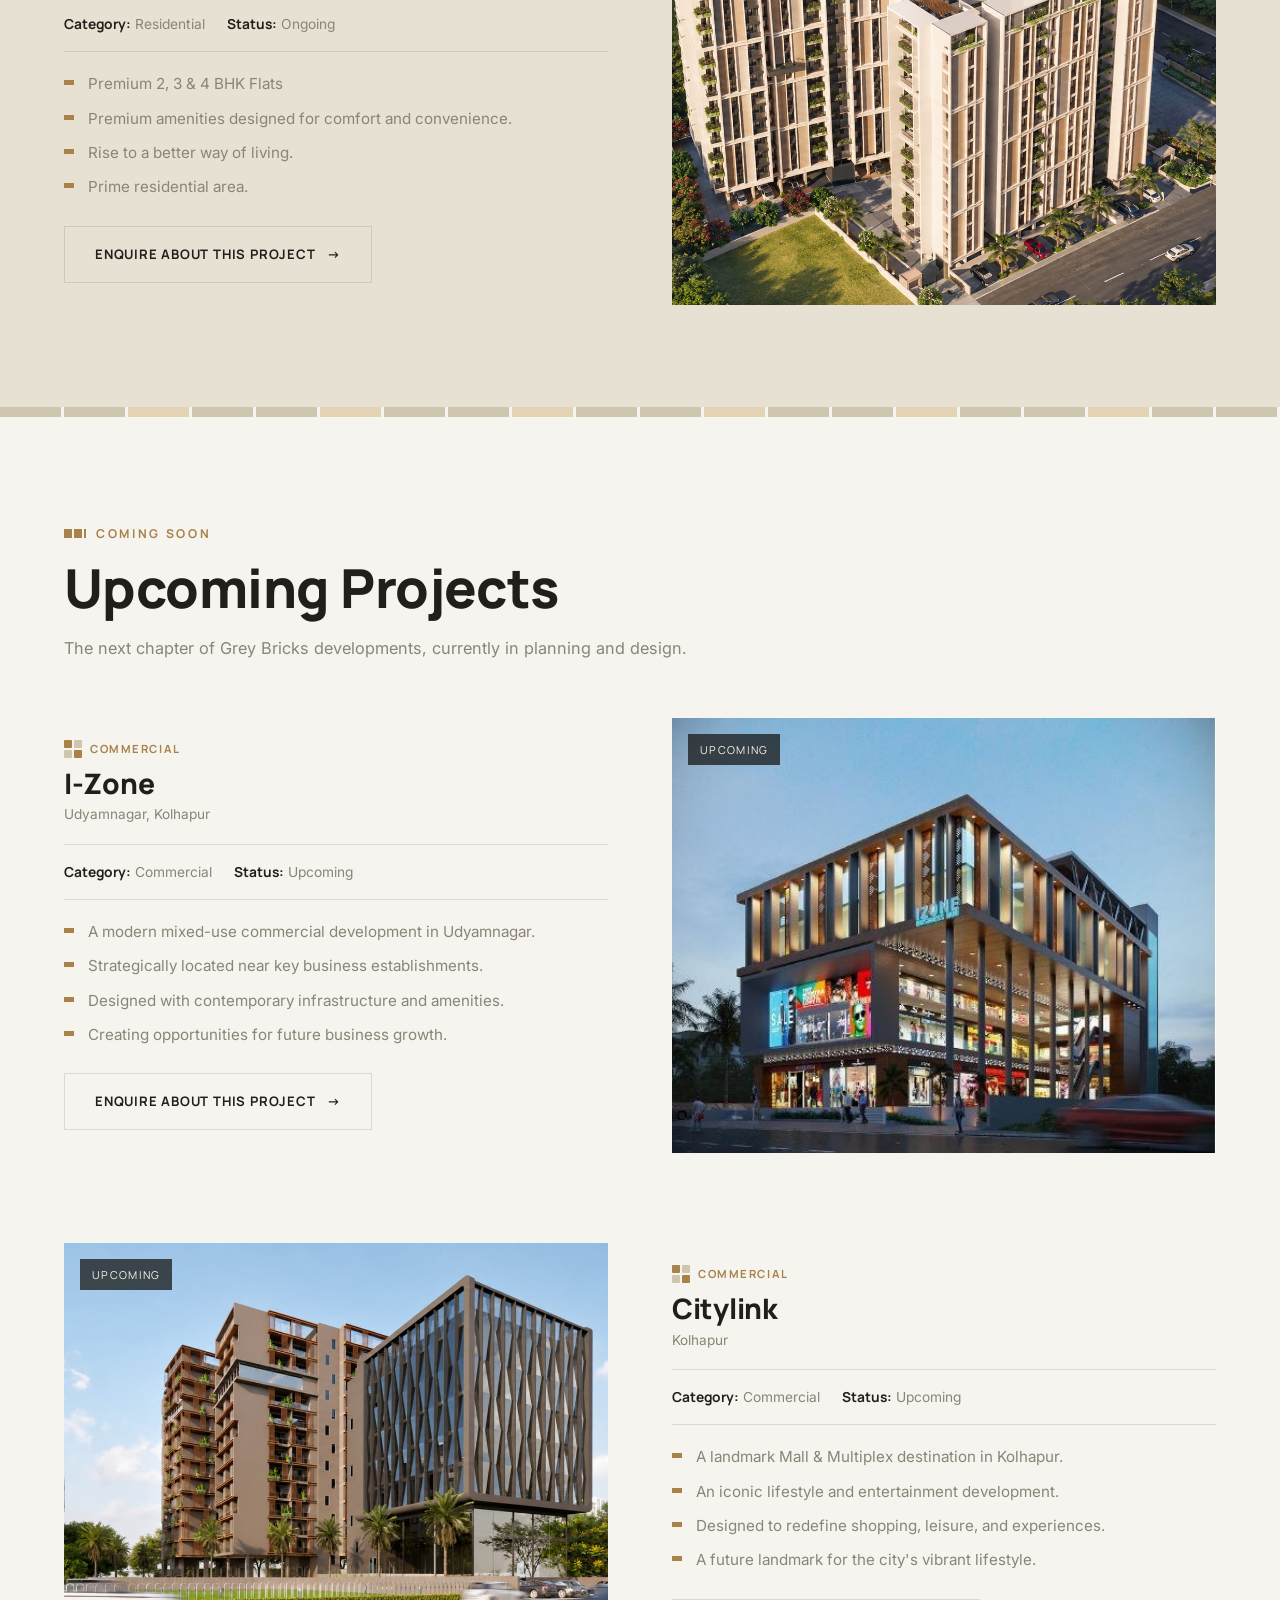
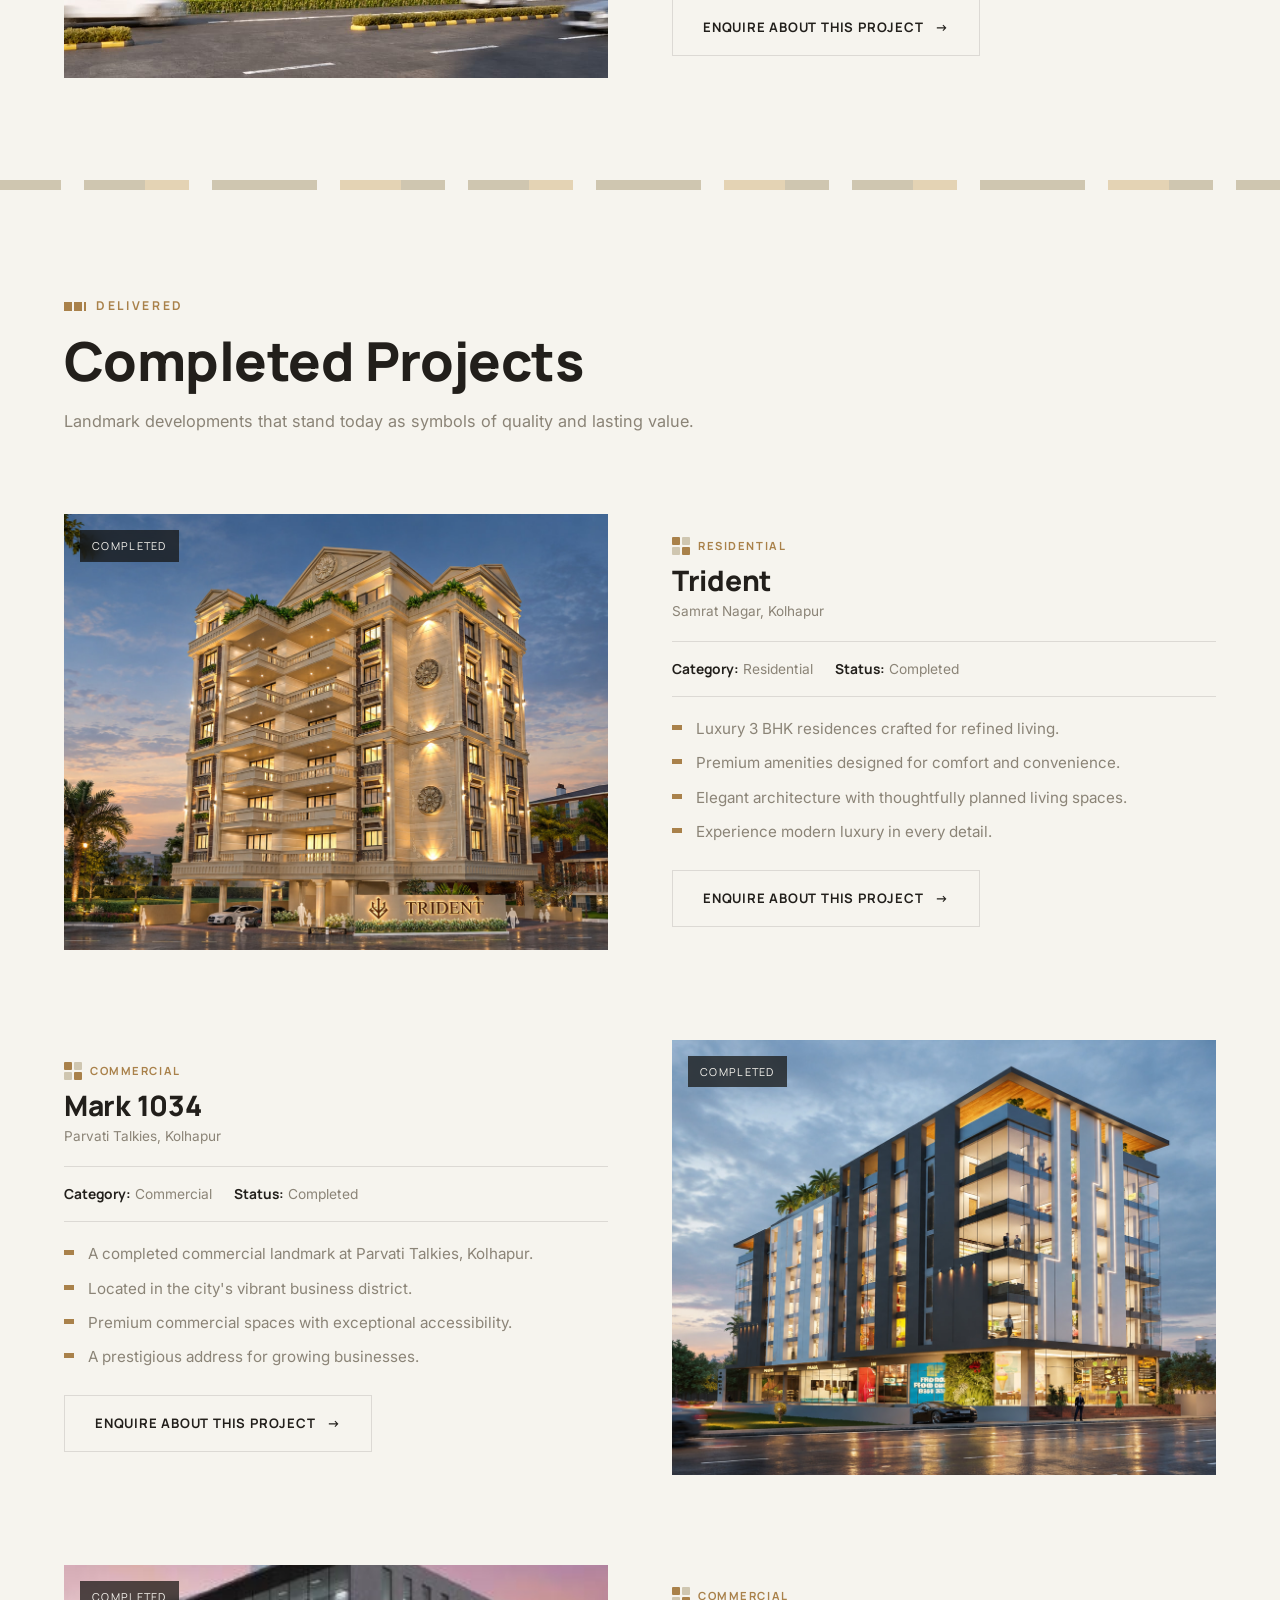
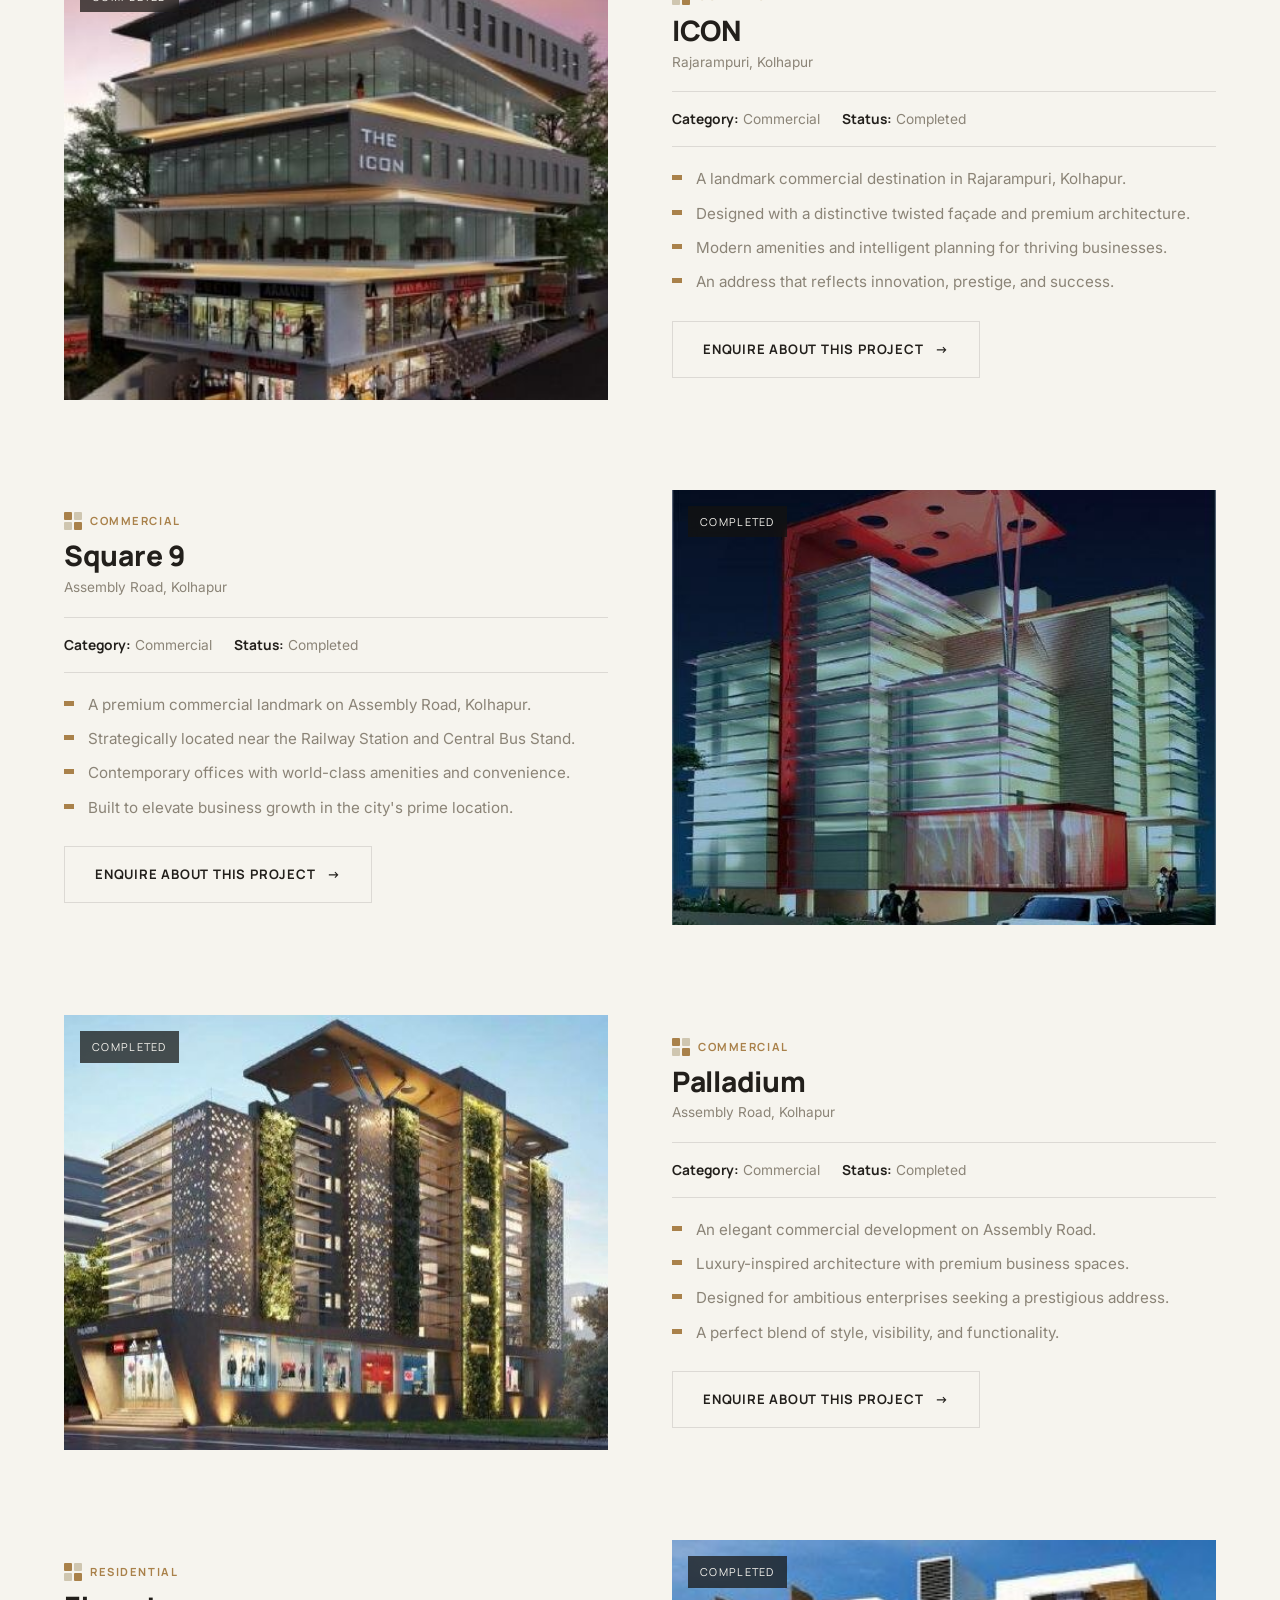
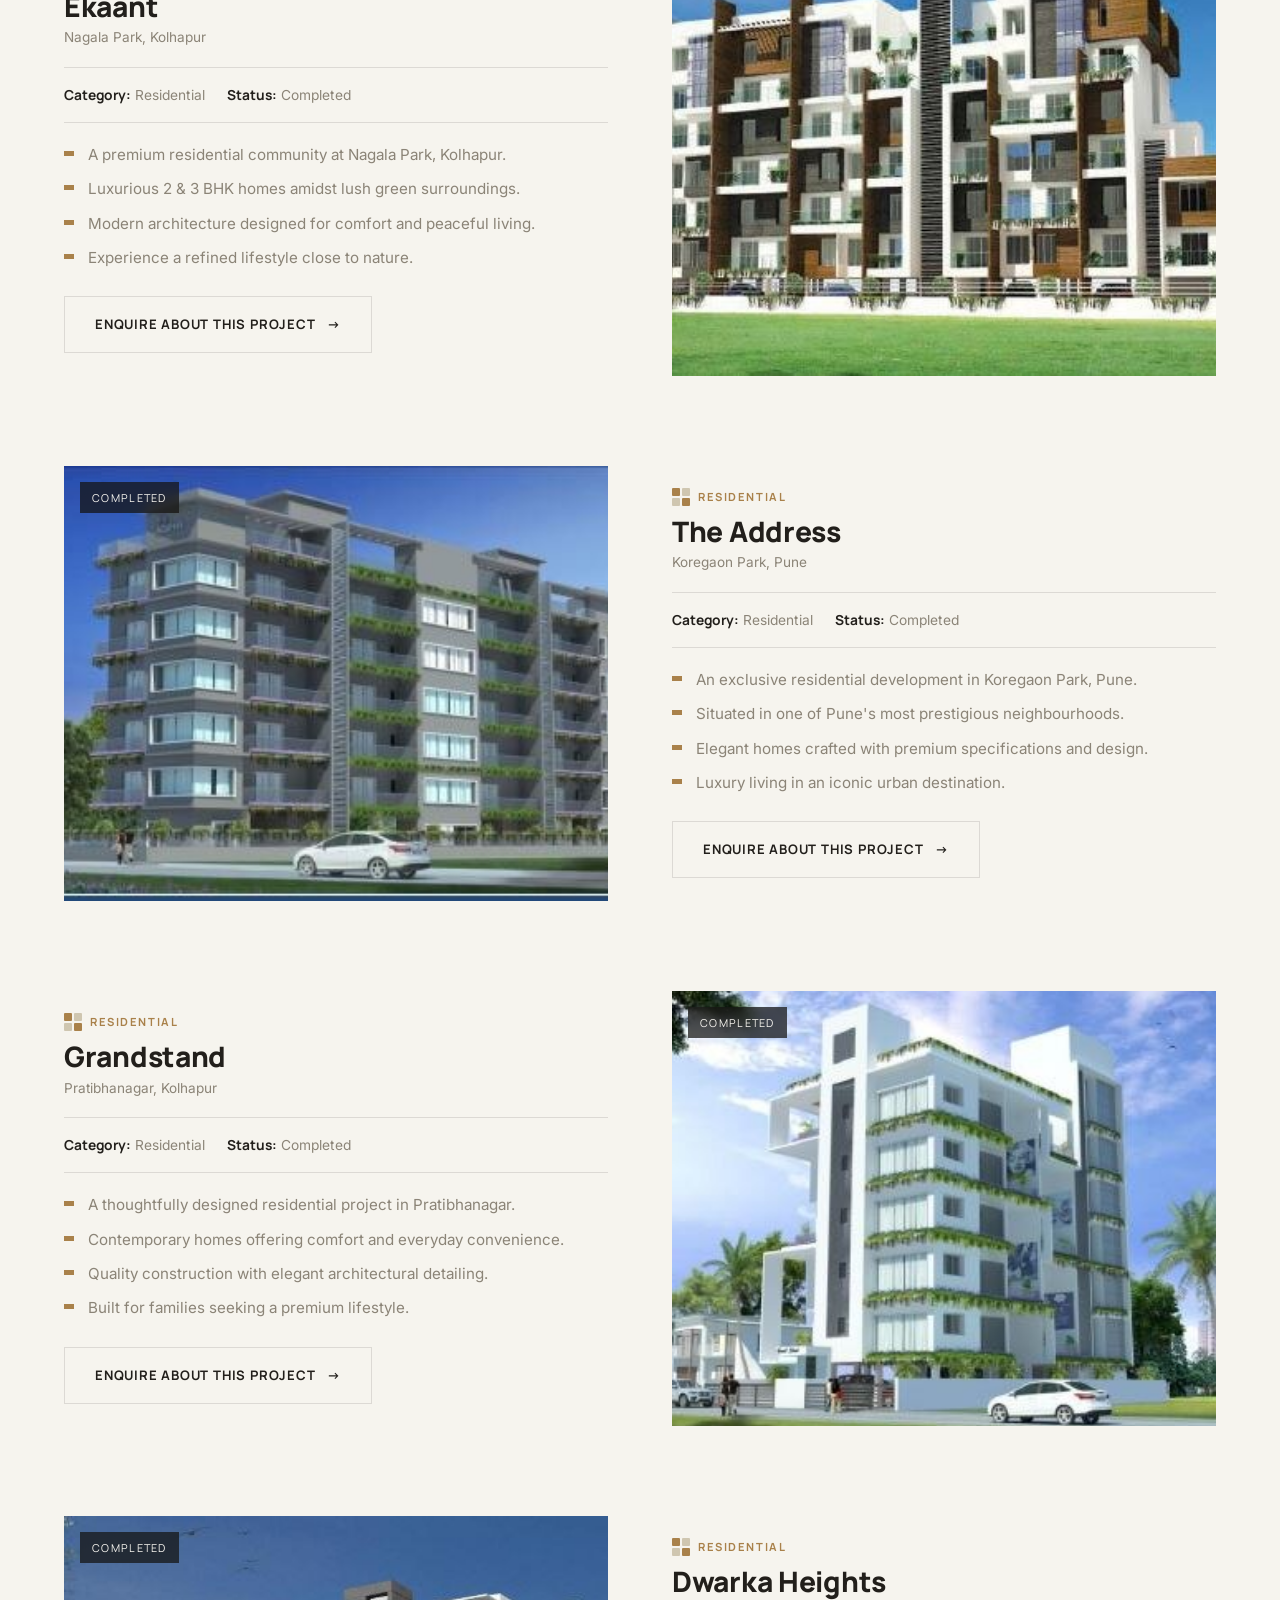
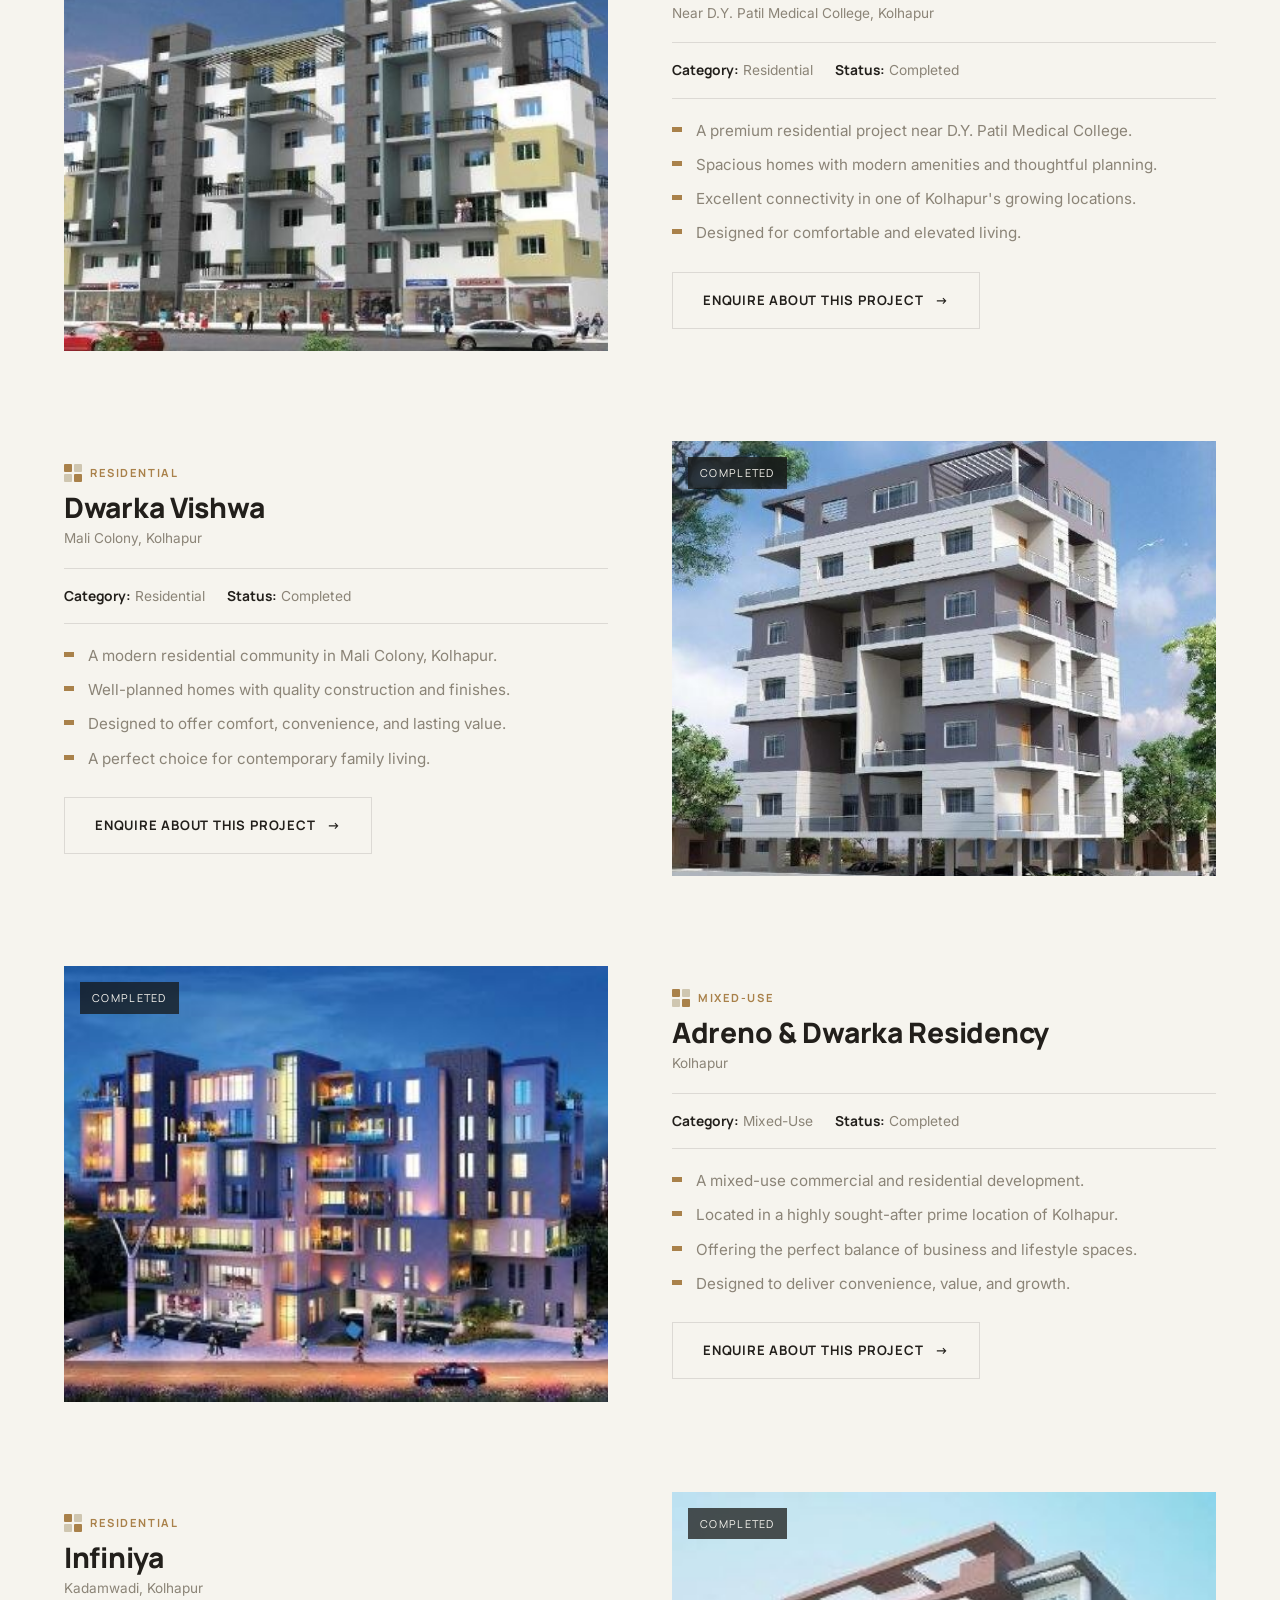
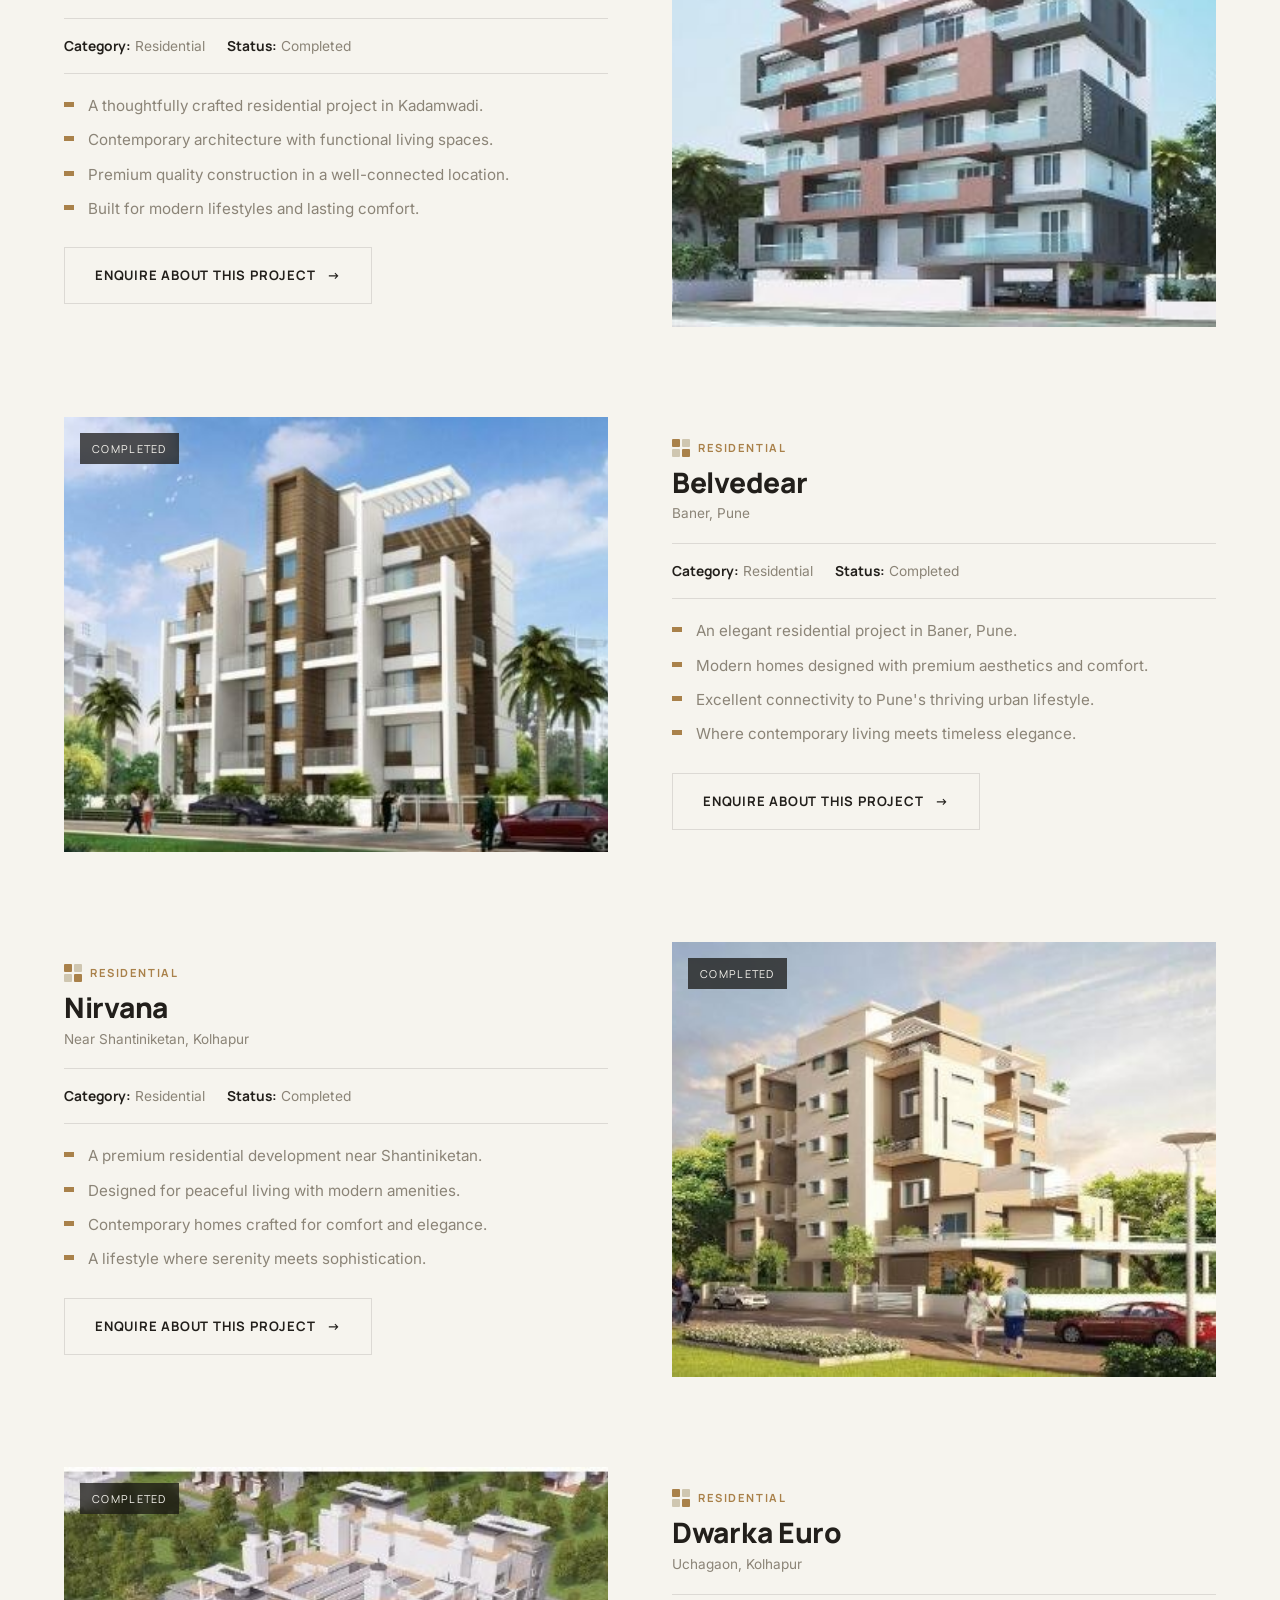
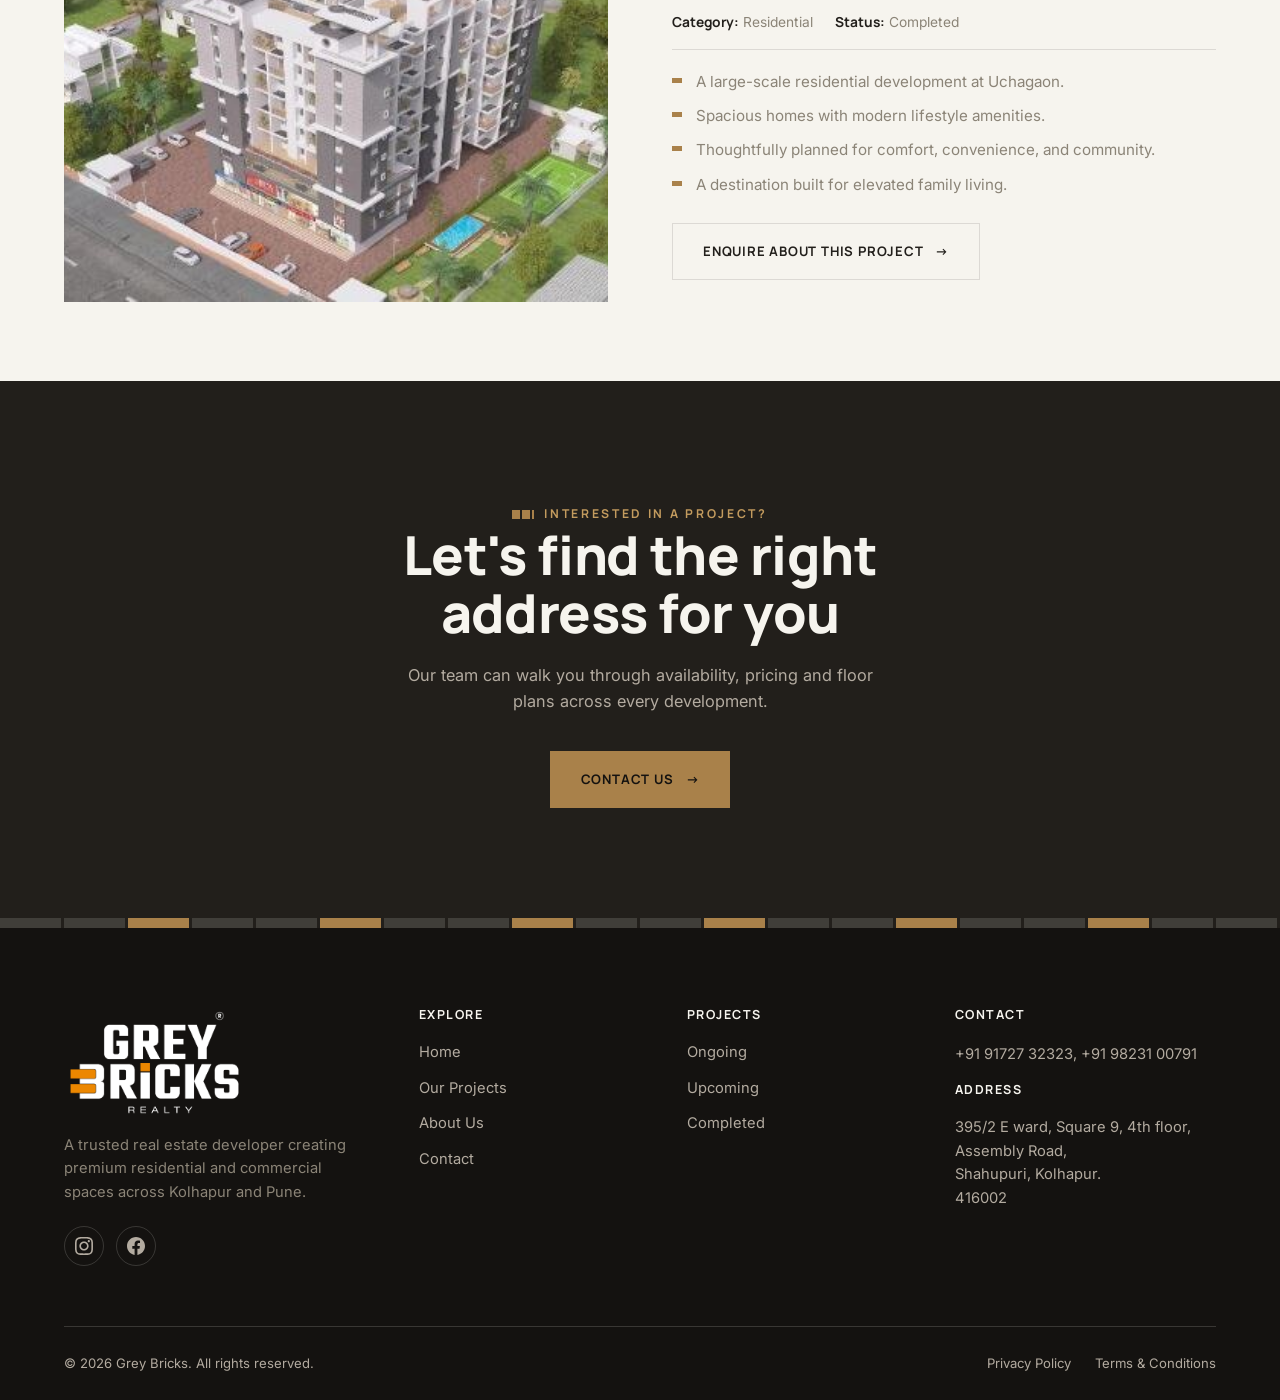
<file: projects.html>
<!doctype html>
<html lang="en">
  <head>
    <meta charset="UTF-8" />
    <meta name="viewport" content="width=device-width, initial-scale=1.0" />
    <title>Our Projects | Grey Bricks</title>
    <meta
      name="description"
      content="Explore the complete Grey Bricks portfolio — 21 residential and commercial developments across Kolhapur and Pune, completed, ongoing and upcoming."
    />
    <link rel="preconnect" href="https://fonts.googleapis.com" />
    <link rel="stylesheet" href="css/style.css" />
  </head>
  <body>
    <nav class="nav" id="nav">
      <div class="container">
        <a href="index.html" class="brand">
          <img src="images/GB-Logo_Title.png" alt="GB Logo" />
        </a>
        <div class="nav-links">
          <a href="index.html">Home</a>
          <a href="projects.html" class="active">Our Projects</a>
          <a href="about.html">About Us</a>
          <a href="contact.html">Contact</a>
        </div>
        <div class="nav-cta">
          <a href="tel:+919172732323" class="btn btn-ghost">+91 91727 32323</a>
          <a href="contact.html" class="btn btn-gold">Enquire</a>
        </div>
        <button class="nav-toggle" aria-label="Toggle menu">
          <span></span><span></span><span></span>
        </button>
      </div>
    </nav>

    <div class="mobile-menu">
      <a href="index.html">Home</a>
      <a href="projects.html">Our Projects</a>
      <a href="about.html">About Us</a>
      <a href="contact.html">Contact</a>
      <a href="contact.html" class="btn btn-gold">Enquire Now</a>
    </div>

    <header class="page-hero">
      <div class="container">
        <div class="breadcrumb">
          <a href="index.html">Home</a> <span>/</span> <span>Our Projects</span>
        </div>
        <span class="eyebrow on-dark">Complete Portfolio</span>
        <h1>Our Projects</h1>
        <p class="lead">
          Every residential and commercial development from Grey Bricks —
          twenty-one addresses across Kolhapur and Pune, spanning completed
          landmarks, ongoing construction, and what's coming next.
        </p>
      </div>
    </header>

    <section class="pad-l" style="padding-block: 40px 0">
      <div class="container">
        <div class="filter-bar reveal">
          <button class="filter-btn active" data-filter="all">
            All Projects (26)
          </button>
          <button class="filter-btn" data-filter="Ongoing">Ongoing (9)</button>
          <button class="filter-btn" data-filter="Upcoming">
            Upcoming (2)
          </button>
          <button class="filter-btn" data-filter="Completed">
            Completed (15)
          </button>
        </div>
      </div>
    </section>

    <section class="pad-l bg-stone project-section" id="ongoing">
      <div class="container">
        <div class="section-head reveal">
          <span class="eyebrow">In Progress</span>
          <h2>Ongoing Projects</h2>
          <p>
            Developments currently under construction across Kolhapur's most
            sought-after locations.
          </p>
        </div>
        <div class="proj-list reveal-stagger">
          <article class="proj-row r-item" id="time-square" data-status="Ongoing">
            <div class="proj-media">
              <img
                src="images/hero-timesquare.jpg"
                alt="Time Square — Commercial development in Parvati Talkies, Kolhapur"
                loading="lazy"
              />
              <span class="p-card-status">Ongoing</span>
            </div>
            <div class="proj-copy">
              <div class="p-card-cat">
                <span class="brick-mark"><i></i><i></i><i></i><i></i></span
                >Commercial
              </div>
              <h3>Time Square</h3>
              <p class="p-card-loc">Parvati Talkies, Kolhapur</p>
              <ul class="proj-facts">
                <li><strong>Category:</strong> Commercial</li>
                <li><strong>Status:</strong> Ongoing</li>
                <li><strong>Area:</strong> 400–5,000 sq. ft.</li>
              </ul>
              <ul class="proj-highlights">
                <li>Premium offices from 400–5,000 sq. ft.</li>
                <li>Located at Parvati Talkies, the city's business hub.</li>
                <li>
                  Contemporary commercial spaces with excellent visibility.
                </li>
                <li>The future destination for business excellence.</li>
              </ul>
              <a
                href="contact.html?project=Time+Square"
                class="btn btn-ghost"
                style="margin-top: 26px"
                >Enquire About This Project
                <span class="btn-arrow">&rarr;</span></a
              >
            </div>
          </article>

          <article class="proj-row rev r-item" id="highfold" data-status="Ongoing">
            <div class="proj-media">
              <img
                src="images/hero-highfold.jpg"
                alt="Highfold — Commercial development in Tarabai Park, Kolhapur"
                loading="lazy"
              />
              <span class="p-card-status">Ongoing</span>
            </div>
            <div class="proj-copy">
              <div class="p-card-cat">
                <span class="brick-mark"><i></i><i></i><i></i><i></i></span
                >Commercial
              </div>
              <h3>Highfold</h3>
              <p class="p-card-loc">Tarabai Park, Kolhapur</p>
              <ul class="proj-facts">
                <li><strong>Category:</strong> Commercial</li>
                <li><strong>Status:</strong> Ongoing</li>
                <li><strong>Area:</strong> 400–2,000 sq. ft.</li>
              </ul>
              <ul class="proj-highlights">
                <li>Premium offices and showrooms from 400–2,000 sq. ft.</li>
                <li>
                  Located in one of Kolhapur's most prestigious business
                  districts.
                </li>
                <li>
                  Modern commercial spaces crafted for ambitious businesses.
                </li>
                <li>
                  Elevate your brand with an address that inspires success.
                </li>
              </ul>
              <a
                href="contact.html?project=Highfold"
                class="btn btn-ghost"
                style="margin-top: 26px"
                >Enquire About This Project
                <span class="btn-arrow">&rarr;</span></a
              >
            </div>
          </article>

          <article
            class="proj-row r-item"
            id="business-cube"
            data-status="Ongoing"
          >
            <div class="proj-media">
              <img
                src="images/hero-businesscube.jpg"
                alt="Business Cube — Commercial development in Shahupuri, Kolhapur"
                loading="lazy"
              />
              <span class="p-card-status">Ongoing</span>
            </div>
            <div class="proj-copy">
              <div class="p-card-cat">
                <span class="brick-mark"><i></i><i></i><i></i><i></i></span
                >Commercial
              </div>
              <h3>Business Cube</h3>
              <p class="p-card-loc">Shahupuri, Kolhapur</p>
              <ul class="proj-facts">
                <li><strong>Category:</strong> Commercial</li>
                <li><strong>Status:</strong> Ongoing</li>
                <li><strong>Area:</strong> 500–900 sq. ft.</li>
              </ul>
              <ul class="proj-highlights">
                <li>Premium office spaces from 500–900 sq. ft.</li>
                <li>Located in Shahupuri, Kolhapur's bustling business hub.</li>
                <li>
                  High visibility, excellent connectivity, and modern design.
                </li>
                <li>Built to help businesses grow and thrive.</li>
              </ul>
              <a
                href="contact.html?project=Business+Cube"
                class="btn btn-ghost"
                style="margin-top: 26px"
                >Enquire About This Project
                <span class="btn-arrow">&rarr;</span></a
              >
            </div>
          </article>

          <article class="proj-row rev r-item" id="grandstand-new" data-status="Ongoing">
            <div class="proj-media">
              <img
                src="images/proj-mark24.jpg"
                alt="GrandStand — Commercial development in Pratibhanagar, Kolhapur"
                loading="lazy"
              />
              <span class="p-card-status">Ongoing</span>
            </div>
            <div class="proj-copy">
              <div class="p-card-cat">
                <span class="brick-mark"><i></i><i></i><i></i><i></i></span
                >Commercial
              </div>
              <h3>GrandStand</h3>
              <p class="p-card-loc">Pratibhanagar, Kolhapur</p>
              <ul class="proj-facts">
                <li><strong>Category:</strong> Commercial</li>
                <li><strong>Status:</strong> Ongoing</li>
              </ul>
              <ul class="proj-highlights">
                <li>A premium commercial destination in Pratibhanagar.</li>
                <li>Located in one of Kolhapur's prime business localities.</li>
                <li>
                  Designed to enhance your business identity and presence.
                </li>
                <li>A modern address for ambitious enterprises.</li>
              </ul>
              <a
                href="contact.html?project=GrandStand"
                class="btn btn-ghost"
                style="margin-top: 26px"
                >Enquire About This Project
                <span class="btn-arrow">&rarr;</span></a
              >
            </div>
          </article>

          <article class="proj-row r-item" id="jewel-square" data-status="Ongoing">
            <div class="proj-media">
              <img
                src="images/proj-jewel-square.jpg"
                alt="Jewel Square — Commercial development in Kolhapur"
                loading="lazy"
              />
              <span class="p-card-status">Ongoing</span>
            </div>
            <div class="proj-copy">
              <div class="p-card-cat">
                <span class="brick-mark"><i></i><i></i><i></i><i></i></span
                >Commercial
              </div>
              <h3>Jewel Square</h3>
              <p class="p-card-loc">Padmala, Kolhapur</p>
              <ul class="proj-facts">
                <li><strong>Category:</strong> Commercial</li>
                <li><strong>Status:</strong> Ongoing</li>
              </ul>
              <ul class="proj-highlights">
                <li>A mixed use commercial and residential development.</li>
                <li>Offering perfect balance of business and lifestyle business.</li>
                <li>
                  Designed to deliver convenience, value and growth.
                </li>
                <li>A modern address for ambitious enterprises.</li>
              </ul>
              <a
                href="contact.html?project=Jewel+Square"
                class="btn btn-ghost"
                style="margin-top: 26px"
                >Enquire About This Project
                <span class="btn-arrow">&rarr;</span></a
              >
            </div>
          </article>

          <article
            class="proj-row rev r-item"
            id="dwarka-euro-phase-2"
            data-status="Ongoing"
          >
            <div class="proj-media">
              <img
                src="images/proj-dwarka-euro-2.jpg"
                alt="Dwarka Euro Phase 2 — Residential development in Kolhapur"
                loading="lazy"
              />
              <span class="p-card-status">Ongoing</span>
            </div>
            <div class="proj-copy">
              <div class="p-card-cat">
                <span class="brick-mark"><i></i><i></i><i></i><i></i></span
                >Residential
              </div>
              <h3>Dwarka Euro Phase 2</h3>
              <p class="p-card-loc">Uchgaon, Kolhapur</p>
              <ul class="proj-facts">
                <li><strong>Category:</strong> Residential</li>
                <li><strong>Status:</strong> Ongoing</li>
              </ul>
              <ul class="proj-highlights">
                <li>Premium 2 & 3 BHK project.</li>
                <li>Spacious homes with modern lifestyle.</li>
                <li>
                  Contemporary homes crafted for comfort and elegance.
                </li>
                <li>A lifestyle where serenity meets sophistication.</li>
              </ul>
              <a
                href="contact.html?project=Dwarka+Euro+Phase+2"
                class="btn btn-ghost"
                style="margin-top: 26px"
                >Enquire About This Project
                <span class="btn-arrow">&rarr;</span></a
              >
            </div>
          </article>

          <article class="proj-row r-item" id="legacy" data-status="Ongoing">
            <div class="proj-media">
              <img
                src="images/proj-legacy.jpg"
                alt="Legacy — Residential development in Kolhapur"
                loading="lazy"
              />
              <span class="p-card-status">Ongoing</span>
            </div>
            <div class="proj-copy">
              <div class="p-card-cat">
                <span class="brick-mark"><i></i><i></i><i></i><i></i></span
                >Residential
              </div>
              <h3>Legacy</h3>
              <p class="p-card-loc">Bawada, Kolhapur</p>
              <ul class="proj-facts">
                <li><strong>Category:</strong> Residential</li>
                <li><strong>Status:</strong> Ongoing</li>
              </ul>
              <ul class="proj-highlights">
                <li>2 & 3 BHK luxurious flats.</li>
                <li>Modern architecture designed for comfort and peaceful living.</li>
                <li>
                  Living in iconic urban destination.
                </li>
                <li>Quality construction & elegant architectural detailing.</li>
              </ul>
              <a
                href="contact.html?project=Legacy"
                class="btn btn-ghost"
                style="margin-top: 26px"
                >Enquire About This Project
                <span class="btn-arrow">&rarr;</span></a
              >
            </div>
          </article>

          <article
            class="proj-row rev r-item"
            id="sequoia"
            data-status="Ongoing"
          >
            <div class="proj-media">
              <img
                src="images/proj-sequoia.jpg"
                alt="Sequoia — Development in Kolhapur"
                loading="lazy"
              />
              <span class="p-card-status">Ongoing</span>
            </div>
            <div class="proj-copy">
              <div class="p-card-cat">
                <span class="brick-mark"><i></i><i></i><i></i><i></i></span
                >Residential
              </div>
              <h3>Sequoia Rise</h3>
              <p class="p-card-loc">Rajendra Nagar, Kolhapur</p>
              <ul class="proj-facts">
                <li><strong>Category:</strong> Residential</li>
                <li><strong>Status:</strong> Ongoing</li>
              </ul>
              <ul class="proj-highlights">
                <li>Premium 2, 3 & 4 BHK Flats</li>
                <li>Premium amenities designed for comfort and convenience.</li>
                <li>
                  Rise to a better way of living.
                </li>
                <li>Prime residential area.</li>
              </ul>
              <a
                href="contact.html?project=Sequoia"
                class="btn btn-ghost"
                style="margin-top: 26px"
                >Enquire About This Project
                <span class="btn-arrow">&rarr;</span></a
              >
            </div>
          </article>
        </div>
      </div>
    </section>
    <div class="brick-course">
      <span></span><span></span><span></span><span></span><span></span
      ><span></span><span></span><span></span><span></span><span></span
      ><span></span><span></span><span></span><span></span><span></span
      ><span></span><span></span><span></span><span></span><span></span>
    </div>
    <section class="pad-l project-section" id="upcoming">
      <div class="container">
        <div class="section-head reveal">
          <span class="eyebrow">Coming Soon</span>
          <h2>Upcoming Projects</h2>
          <p>
            The next chapter of Grey Bricks developments, currently in planning
            and design.
          </p>
        </div>
        <div class="proj-list reveal-stagger">
          <article
            class="proj-row rev r-item"
            id="i-zone"
            data-status="Upcoming"
          >
            <div class="proj-media">
              <img
                src="images/proj-izone.jpg"
                alt="I-Zone — Commercial development in Udyamnagar, Kolhapur"
                loading="lazy"
              />
              <span class="p-card-status">Upcoming</span>
            </div>
            <div class="proj-copy">
              <div class="p-card-cat">
                <span class="brick-mark"><i></i><i></i><i></i><i></i></span
                >Commercial
              </div>
              <h3>I-Zone</h3>
              <p class="p-card-loc">Udyamnagar, Kolhapur</p>
              <ul class="proj-facts">
                <li><strong>Category:</strong> Commercial</li>
                <li><strong>Status:</strong> Upcoming</li>
              </ul>
              <ul class="proj-highlights">
                <li>
                  A modern mixed-use commercial development in Udyamnagar.
                </li>
                <li>Strategically located near key business establishments.</li>
                <li>
                  Designed with contemporary infrastructure and amenities.
                </li>
                <li>Creating opportunities for future business growth.</li>
              </ul>
              <a
                href="contact.html?project=I-Zone"
                class="btn btn-ghost"
                style="margin-top: 26px"
                >Enquire About This Project
                <span class="btn-arrow">&rarr;</span></a
              >
            </div>
          </article>

          <article class="proj-row r-item" id="citylink" data-status="Upcoming">
            <div class="proj-media">
              <img
                src="images/proj-city-link.jpg"
                alt="Citylink — Commercial development in Kolhapur"
                loading="lazy"
              />
              <span class="p-card-status">Upcoming</span>
            </div>
            <div class="proj-copy">
              <div class="p-card-cat">
                <span class="brick-mark"><i></i><i></i><i></i><i></i></span
                >Commercial
              </div>
              <h3>Citylink</h3>
              <p class="p-card-loc">Kolhapur</p>
              <ul class="proj-facts">
                <li><strong>Category:</strong> Commercial</li>
                <li><strong>Status:</strong> Upcoming</li>
              </ul>
              <ul class="proj-highlights">
                <li>A landmark Mall & Multiplex destination in Kolhapur.</li>
                <li>An iconic lifestyle and entertainment development.</li>
                <li>
                  Designed to redefine shopping, leisure, and experiences.
                </li>
                <li>A future landmark for the city's vibrant lifestyle.</li>
              </ul>
              <a
                href="contact.html?project=Citylink"
                class="btn btn-ghost"
                style="margin-top: 26px"
                >Enquire About This Project
                <span class="btn-arrow">&rarr;</span></a
              >
            </div>
          </article>
        </div>
      </div>
    </section>
    <div class="brick-course offset">
      <span></span><span></span><span></span><span></span><span></span
      ><span></span><span></span><span></span><span></span><span></span
      ><span></span><span></span><span></span><span></span><span></span
      ><span></span><span></span><span></span><span></span><span></span>
    </div>
    <section class="pad-l project-section" id="completed">
      <div class="container">
        <div class="section-head reveal">
          <span class="eyebrow">Delivered</span>
          <h2>Completed Projects</h2>
          <p>
            Landmark developments that stand today as symbols of quality and
            lasting value.
          </p>
        </div>
        <div class="proj-list reveal-stagger">
          <article class="proj-row r-item" id="trident" data-status="Completed">
            <div class="proj-media">
              <img
                src="images/hero-trident.jpg"
                alt="Trident — Residential development in Samrat Nagar, Kolhapur"
                loading="lazy"
              />
              <span class="p-card-status">Completed</span>
            </div>
            <div class="proj-copy">
              <div class="p-card-cat">
                <span class="brick-mark"><i></i><i></i><i></i><i></i></span
                >Residential
              </div>
              <h3>Trident</h3>
              <p class="p-card-loc">Samrat Nagar, Kolhapur</p>
              <ul class="proj-facts">
                <li><strong>Category:</strong> Residential</li>
                <li><strong>Status:</strong> Completed</li>
              </ul>
              <ul class="proj-highlights">
                <li>Luxury 3 BHK residences crafted for refined living.</li>
                <li>Premium amenities designed for comfort and convenience.</li>
                <li>
                  Elegant architecture with thoughtfully planned living spaces.
                </li>
                <li>Experience modern luxury in every detail.</li>
              </ul>
              <a
                href="contact.html?project=Trident"
                class="btn btn-ghost"
                style="margin-top: 26px"
                >Enquire About This Project
                <span class="btn-arrow">&rarr;</span></a
              >
            </div>
          </article>

          <article
            class="proj-row rev r-item"
            id="mark-1034"
            data-status="Completed"
          >
            <div class="proj-media">
              <img
                src="images/hero-mark1034.jpg"
                alt="Mark 1034 — Commercial development in Parvati Talkies, Kolhapur"
                loading="lazy"
              />
              <span class="p-card-status">Completed</span>
            </div>
            <div class="proj-copy">
              <div class="p-card-cat">
                <span class="brick-mark"><i></i><i></i><i></i><i></i></span
                >Commercial
              </div>
              <h3>Mark 1034</h3>
              <p class="p-card-loc">Parvati Talkies, Kolhapur</p>
              <ul class="proj-facts">
                <li><strong>Category:</strong> Commercial</li>
                <li><strong>Status:</strong> Completed</li>
              </ul>
              <ul class="proj-highlights">
                <li>
                  A completed commercial landmark at Parvati Talkies, Kolhapur.
                </li>
                <li>Located in the city's vibrant business district.</li>
                <li>
                  Premium commercial spaces with exceptional accessibility.
                </li>
                <li>A prestigious address for growing businesses.</li>
              </ul>
              <a
                href="contact.html?project=Mark+1034"
                class="btn btn-ghost"
                style="margin-top: 26px"
                >Enquire About This Project
                <span class="btn-arrow">&rarr;</span></a
              >
            </div>
          </article>

          <article class="proj-row r-item" id="icon" data-status="Completed">
            <div class="proj-media">
              <img
                src="images/proj-icon.jpg"
                alt="ICON — Commercial development in Rajarampuri, Kolhapur"
                loading="lazy"
              />
              <span class="p-card-status">Completed</span>
            </div>
            <div class="proj-copy">
              <div class="p-card-cat">
                <span class="brick-mark"><i></i><i></i><i></i><i></i></span
                >Commercial
              </div>
              <h3>ICON</h3>
              <p class="p-card-loc">Rajarampuri, Kolhapur</p>
              <ul class="proj-facts">
                <li><strong>Category:</strong> Commercial</li>
                <li><strong>Status:</strong> Completed</li>
              </ul>
              <ul class="proj-highlights">
                <li>
                  A landmark commercial destination in Rajarampuri, Kolhapur.
                </li>
                <li>
                  Designed with a distinctive twisted façade and premium
                  architecture.
                </li>
                <li>
                  Modern amenities and intelligent planning for thriving
                  businesses.
                </li>
                <li>
                  An address that reflects innovation, prestige, and success.
                </li>
              </ul>
              <a
                href="contact.html?project=ICON"
                class="btn btn-ghost"
                style="margin-top: 26px"
                >Enquire About This Project
                <span class="btn-arrow">&rarr;</span></a
              >
            </div>
          </article>

          <article
            class="proj-row rev r-item"
            id="square-9"
            data-status="Completed"
          >
            <div class="proj-media">
              <img
                src="images/proj-square9.jpg"
                alt="Square 9 — Commercial development in Assembly Road, Kolhapur"
                loading="lazy"
              />
              <span class="p-card-status">Completed</span>
            </div>
            <div class="proj-copy">
              <div class="p-card-cat">
                <span class="brick-mark"><i></i><i></i><i></i><i></i></span
                >Commercial
              </div>
              <h3>Square 9</h3>
              <p class="p-card-loc">Assembly Road, Kolhapur</p>
              <ul class="proj-facts">
                <li><strong>Category:</strong> Commercial</li>
                <li><strong>Status:</strong> Completed</li>
              </ul>
              <ul class="proj-highlights">
                <li>
                  A premium commercial landmark on Assembly Road, Kolhapur.
                </li>
                <li>
                  Strategically located near the Railway Station and Central Bus
                  Stand.
                </li>
                <li>
                  Contemporary offices with world-class amenities and
                  convenience.
                </li>
                <li>
                  Built to elevate business growth in the city's prime location.
                </li>
              </ul>
              <a
                href="contact.html?project=Square+9"
                class="btn btn-ghost"
                style="margin-top: 26px"
                >Enquire About This Project
                <span class="btn-arrow">&rarr;</span></a
              >
            </div>
          </article>

          <article
            class="proj-row r-item"
            id="palladium"
            data-status="Completed"
          >
            <div class="proj-media">
              <img
                src="images/proj-palladium.jpg"
                alt="Palladium — Commercial development in Assembly Road, Kolhapur"
                loading="lazy"
              />
              <span class="p-card-status">Completed</span>
            </div>
            <div class="proj-copy">
              <div class="p-card-cat">
                <span class="brick-mark"><i></i><i></i><i></i><i></i></span
                >Commercial
              </div>
              <h3>Palladium</h3>
              <p class="p-card-loc">Assembly Road, Kolhapur</p>
              <ul class="proj-facts">
                <li><strong>Category:</strong> Commercial</li>
                <li><strong>Status:</strong> Completed</li>
              </ul>
              <ul class="proj-highlights">
                <li>An elegant commercial development on Assembly Road.</li>
                <li>
                  Luxury-inspired architecture with premium business spaces.
                </li>
                <li>
                  Designed for ambitious enterprises seeking a prestigious
                  address.
                </li>
                <li>
                  A perfect blend of style, visibility, and functionality.
                </li>
              </ul>
              <a
                href="contact.html?project=Palladium"
                class="btn btn-ghost"
                style="margin-top: 26px"
                >Enquire About This Project
                <span class="btn-arrow">&rarr;</span></a
              >
            </div>
          </article>

          <article
            class="proj-row rev r-item"
            id="ekaant"
            data-status="Completed"
          >
            <div class="proj-media">
              <img
                src="images/proj-ekaant.jpg"
                alt="Ekaant — Residential development in Nagala Park, Kolhapur"
                loading="lazy"
              />
              <span class="p-card-status">Completed</span>
            </div>
            <div class="proj-copy">
              <div class="p-card-cat">
                <span class="brick-mark"><i></i><i></i><i></i><i></i></span
                >Residential
              </div>
              <h3>Ekaant</h3>
              <p class="p-card-loc">Nagala Park, Kolhapur</p>
              <ul class="proj-facts">
                <li><strong>Category:</strong> Residential</li>
                <li><strong>Status:</strong> Completed</li>
              </ul>
              <ul class="proj-highlights">
                <li>
                  A premium residential community at Nagala Park, Kolhapur.
                </li>
                <li>
                  Luxurious 2 & 3 BHK homes amidst lush green surroundings.
                </li>
                <li>
                  Modern architecture designed for comfort and peaceful living.
                </li>
                <li>Experience a refined lifestyle close to nature.</li>
              </ul>
              <a
                href="contact.html?project=Ekaant"
                class="btn btn-ghost"
                style="margin-top: 26px"
                >Enquire About This Project
                <span class="btn-arrow">&rarr;</span></a
              >
            </div>
          </article>

          <article
            class="proj-row r-item"
            id="the-address"
            data-status="Completed"
          >
            <div class="proj-media">
              <img
                src="images/proj-theaddress.jpg"
                alt="The Address — Residential development in Koregaon Park, Pune"
                loading="lazy"
              />
              <span class="p-card-status">Completed</span>
            </div>
            <div class="proj-copy">
              <div class="p-card-cat">
                <span class="brick-mark"><i></i><i></i><i></i><i></i></span
                >Residential
              </div>
              <h3>The Address</h3>
              <p class="p-card-loc">Koregaon Park, Pune</p>
              <ul class="proj-facts">
                <li><strong>Category:</strong> Residential</li>
                <li><strong>Status:</strong> Completed</li>
              </ul>
              <ul class="proj-highlights">
                <li>
                  An exclusive residential development in Koregaon Park, Pune.
                </li>
                <li>
                  Situated in one of Pune's most prestigious neighbourhoods.
                </li>
                <li>
                  Elegant homes crafted with premium specifications and design.
                </li>
                <li>Luxury living in an iconic urban destination.</li>
              </ul>
              <a
                href="contact.html?project=The+Address"
                class="btn btn-ghost"
                style="margin-top: 26px"
                >Enquire About This Project
                <span class="btn-arrow">&rarr;</span></a
              >
            </div>
          </article>

          <article
            class="proj-row rev r-item"
            id="grandstand"
            data-status="Completed"
          >
            <div class="proj-media">
              <img
                src="images/proj-grandstand.jpg"
                alt="Grandstand — Residential development in Pratibhanagar, Kolhapur"
                loading="lazy"
              />
              <span class="p-card-status">Completed</span>
            </div>
            <div class="proj-copy">
              <div class="p-card-cat">
                <span class="brick-mark"><i></i><i></i><i></i><i></i></span
                >Residential
              </div>
              <h3>Grandstand</h3>
              <p class="p-card-loc">Pratibhanagar, Kolhapur</p>
              <ul class="proj-facts">
                <li><strong>Category:</strong> Residential</li>
                <li><strong>Status:</strong> Completed</li>
              </ul>
              <ul class="proj-highlights">
                <li>
                  A thoughtfully designed residential project in Pratibhanagar.
                </li>
                <li>
                  Contemporary homes offering comfort and everyday convenience.
                </li>
                <li>
                  Quality construction with elegant architectural detailing.
                </li>
                <li>Built for families seeking a premium lifestyle.</li>
              </ul>
              <a
                href="contact.html?project=Grandstand"
                class="btn btn-ghost"
                style="margin-top: 26px"
                >Enquire About This Project
                <span class="btn-arrow">&rarr;</span></a
              >
            </div>
          </article>

          <article
            class="proj-row r-item"
            id="dwarka-heights"
            data-status="Completed"
          >
            <div class="proj-media">
              <img
                src="images/proj-dwarkaheights.jpg"
                alt="Dwarka Heights — Residential development in Near D.Y. Patil Medical College, Kolhapur"
                loading="lazy"
              />
              <span class="p-card-status">Completed</span>
            </div>
            <div class="proj-copy">
              <div class="p-card-cat">
                <span class="brick-mark"><i></i><i></i><i></i><i></i></span
                >Residential
              </div>
              <h3>Dwarka Heights</h3>
              <p class="p-card-loc">
                Near D.Y. Patil Medical College, Kolhapur
              </p>
              <ul class="proj-facts">
                <li><strong>Category:</strong> Residential</li>
                <li><strong>Status:</strong> Completed</li>
              </ul>
              <ul class="proj-highlights">
                <li>
                  A premium residential project near D.Y. Patil Medical College.
                </li>
                <li>
                  Spacious homes with modern amenities and thoughtful planning.
                </li>
                <li>
                  Excellent connectivity in one of Kolhapur's growing locations.
                </li>
                <li>Designed for comfortable and elevated living.</li>
              </ul>
              <a
                href="contact.html?project=Dwarka+Heights"
                class="btn btn-ghost"
                style="margin-top: 26px"
                >Enquire About This Project
                <span class="btn-arrow">&rarr;</span></a
              >
            </div>
          </article>

          <article
            class="proj-row rev r-item"
            id="dwarka-vishwa"
            data-status="Completed"
          >
            <div class="proj-media">
              <img
                src="images/proj-dwarkavishwa.jpg"
                alt="Dwarka Vishwa — Residential development in Mali Colony, Kolhapur"
                loading="lazy"
              />
              <span class="p-card-status">Completed</span>
            </div>
            <div class="proj-copy">
              <div class="p-card-cat">
                <span class="brick-mark"><i></i><i></i><i></i><i></i></span
                >Residential
              </div>
              <h3>Dwarka Vishwa</h3>
              <p class="p-card-loc">Mali Colony, Kolhapur</p>
              <ul class="proj-facts">
                <li><strong>Category:</strong> Residential</li>
                <li><strong>Status:</strong> Completed</li>
              </ul>
              <ul class="proj-highlights">
                <li>
                  A modern residential community in Mali Colony, Kolhapur.
                </li>
                <li>
                  Well-planned homes with quality construction and finishes.
                </li>
                <li>
                  Designed to offer comfort, convenience, and lasting value.
                </li>
                <li>A perfect choice for contemporary family living.</li>
              </ul>
              <a
                href="contact.html?project=Dwarka+Vishwa"
                class="btn btn-ghost"
                style="margin-top: 26px"
                >Enquire About This Project
                <span class="btn-arrow">&rarr;</span></a
              >
            </div>
          </article>

          <article
            class="proj-row r-item"
            id="adreno-dwarka-residency"
            data-status="Completed"
          >
            <div class="proj-media">
              <img
                src="images/proj-adreno-dwarkaresidency.jpg"
                alt="Adreno & Dwarka Residency — Mixed-Use development in Kolhapur"
                loading="lazy"
              />
              <span class="p-card-status">Completed</span>
            </div>
            <div class="proj-copy">
              <div class="p-card-cat">
                <span class="brick-mark"><i></i><i></i><i></i><i></i></span
                >Mixed-Use
              </div>
              <h3>Adreno & Dwarka Residency</h3>
              <p class="p-card-loc">Kolhapur</p>
              <ul class="proj-facts">
                <li><strong>Category:</strong> Mixed-Use</li>
                <li><strong>Status:</strong> Completed</li>
              </ul>
              <ul class="proj-highlights">
                <li>A mixed-use commercial and residential development.</li>
                <li>
                  Located in a highly sought-after prime location of Kolhapur.
                </li>
                <li>
                  Offering the perfect balance of business and lifestyle spaces.
                </li>
                <li>Designed to deliver convenience, value, and growth.</li>
              </ul>
              <a
                href="contact.html?project=Adreno+&+Dwarka+Residency"
                class="btn btn-ghost"
                style="margin-top: 26px"
                >Enquire About This Project
                <span class="btn-arrow">&rarr;</span></a
              >
            </div>
          </article>

          <article
            class="proj-row rev r-item"
            id="infiniya"
            data-status="Completed"
          >
            <div class="proj-media">
              <img
                src="images/proj-infiniya.jpg"
                alt="Infiniya — Residential development in Kadamwadi, Kolhapur"
                loading="lazy"
              />
              <span class="p-card-status">Completed</span>
            </div>
            <div class="proj-copy">
              <div class="p-card-cat">
                <span class="brick-mark"><i></i><i></i><i></i><i></i></span
                >Residential
              </div>
              <h3>Infiniya</h3>
              <p class="p-card-loc">Kadamwadi, Kolhapur</p>
              <ul class="proj-facts">
                <li><strong>Category:</strong> Residential</li>
                <li><strong>Status:</strong> Completed</li>
              </ul>
              <ul class="proj-highlights">
                <li>
                  A thoughtfully crafted residential project in Kadamwadi.
                </li>
                <li>
                  Contemporary architecture with functional living spaces.
                </li>
                <li>
                  Premium quality construction in a well-connected location.
                </li>
                <li>Built for modern lifestyles and lasting comfort.</li>
              </ul>
              <a
                href="contact.html?project=Infiniya"
                class="btn btn-ghost"
                style="margin-top: 26px"
                >Enquire About This Project
                <span class="btn-arrow">&rarr;</span></a
              >
            </div>
          </article>

          <article
            class="proj-row r-item"
            id="belvedear"
            data-status="Completed"
          >
            <div class="proj-media">
              <img
                src="images/proj-belvedear.jpg"
                alt="Belvedear — Residential development in Baner, Pune"
                loading="lazy"
              />
              <span class="p-card-status">Completed</span>
            </div>
            <div class="proj-copy">
              <div class="p-card-cat">
                <span class="brick-mark"><i></i><i></i><i></i><i></i></span
                >Residential
              </div>
              <h3>Belvedear</h3>
              <p class="p-card-loc">Baner, Pune</p>
              <ul class="proj-facts">
                <li><strong>Category:</strong> Residential</li>
                <li><strong>Status:</strong> Completed</li>
              </ul>
              <ul class="proj-highlights">
                <li>An elegant residential project in Baner, Pune.</li>
                <li>
                  Modern homes designed with premium aesthetics and comfort.
                </li>
                <li>
                  Excellent connectivity to Pune's thriving urban lifestyle.
                </li>
                <li>Where contemporary living meets timeless elegance.</li>
              </ul>
              <a
                href="contact.html?project=Belvedear"
                class="btn btn-ghost"
                style="margin-top: 26px"
                >Enquire About This Project
                <span class="btn-arrow">&rarr;</span></a
              >
            </div>
          </article>

          <article class="proj-row rev r-item" id="nirvana" data-status="Completed">
            <div class="proj-media">
              <img
                src="images/proj-nirvana.jpg"
                alt="Nirvana — Residential development in Near Shantiniketan, Kolhapur"
                loading="lazy"
              />
              <span class="p-card-status">Completed</span>
            </div>
            <div class="proj-copy">
              <div class="p-card-cat">
                <span class="brick-mark"><i></i><i></i><i></i><i></i></span
                >Residential
              </div>
              <h3>Nirvana</h3>
              <p class="p-card-loc">Near Shantiniketan, Kolhapur</p>
              <ul class="proj-facts">
                <li><strong>Category:</strong> Residential</li>
                <li><strong>Status:</strong> Completed</li>
              </ul>
              <ul class="proj-highlights">
                <li>A premium residential development near Shantiniketan.</li>
                <li>Designed for peaceful living with modern amenities.</li>
                <li>Contemporary homes crafted for comfort and elegance.</li>
                <li>A lifestyle where serenity meets sophistication.</li>
              </ul>
              <a
                href="contact.html?project=Nirvana"
                class="btn btn-ghost"
                style="margin-top: 26px"
                >Enquire About This Project
                <span class="btn-arrow">&rarr;</span></a
              >
            </div>
          </article>

          <article
            class="proj-row r-item"
            id="dwarka-euro"
            data-status="Completed"
          >
            <div class="proj-media">
              <img
                src="images/proj-dwarkaeuro.jpg"
                alt="Dwarka Euro — Residential development in Uchagaon, Kolhapur"
                loading="lazy"
              />
              <span class="p-card-status">Completed</span>
            </div>
            <div class="proj-copy">
              <div class="p-card-cat">
                <span class="brick-mark"><i></i><i></i><i></i><i></i></span
                >Residential
              </div>
              <h3>Dwarka Euro</h3>
              <p class="p-card-loc">Uchagaon, Kolhapur</p>
              <ul class="proj-facts">
                <li><strong>Category:</strong> Residential</li>
                <li><strong>Status:</strong> Completed</li>
              </ul>
              <ul class="proj-highlights">
                <li>A large-scale residential development at Uchagaon.</li>
                <li>Spacious homes with modern lifestyle amenities.</li>
                <li>
                  Thoughtfully planned for comfort, convenience, and community.
                </li>
                <li>A destination built for elevated family living.</li>
              </ul>
              <a
                href="contact.html?project=Dwarka+Euro"
                class="btn btn-ghost"
                style="margin-top: 26px"
                >Enquire About This Project
                <span class="btn-arrow">&rarr;</span></a
              >
            </div>
          </article>
        </div>
      </div>
    </section>
    <!-- ================= CTA BAND ================= -->
    <section class="cta-band">
      <div class="brick-course on-dark">
        <span></span><span></span><span></span><span></span><span></span
        ><span></span><span></span><span></span><span></span><span></span
        ><span></span><span></span><span></span><span></span><span></span
        ><span></span><span></span><span></span><span></span><span></span>
      </div>
      <div class="container reveal">
        <span class="eyebrow on-dark">Interested In A Project?</span>
        <h2>Let's find the right address for you</h2>
        <p>
          Our team can walk you through availability, pricing and floor plans
          across every development.
        </p>
        <div class="hero-cta">
          <a href="contact.html" class="btn btn-gold"
            >Contact Us <span class="btn-arrow">&rarr;</span></a
          >
        </div>
      </div>
    </section>

    <footer class="site-footer">
      <div class="container">
        <div class="footer-grid">
          <div class="footer-brand">
            <a href="index.html" class="brand"
              ><img src="images/GB-Logo.png" alt="GB Logo"
            /></a>
            <p>
              A trusted real estate developer creating premium residential and
              commercial spaces across Kolhapur and Pune.
            </p>
            <div class="footer-social" style="margin-top: 22px">
              <a href="#" aria-label="Instagram"
                ><svg
                  width="18"
                  height="18"
                  viewBox="0 0 24 24"
                  fill="currentColor"
                  aria-hidden="true"
                >
                  <path
                    d="M12 2.163c3.204 0 3.584.012 4.85.07 3.252.148 4.771 1.691 4.919 4.919.058 1.265.069 1.645.069 4.849 0 3.205-.012 3.584-.069 4.849-.149 3.225-1.664 4.771-4.919 4.919-1.266.058-1.644.07-4.85.07-3.204 0-3.584-.012-4.849-.07-3.26-.149-4.771-1.699-4.919-4.92-.058-1.265-.07-1.644-.07-4.849 0-3.204.013-3.583.07-4.849.149-3.227 1.664-4.771 4.919-4.919 1.266-.057 1.645-.069 4.849-.069zm0-2.163c-3.259 0-3.667.014-4.947.072-4.358.2-6.78 2.618-6.98 6.98-.059 1.281-.073 1.689-.073 4.948 0 3.259.014 3.668.072 4.948.2 4.358 2.618 6.78 6.98 6.98 1.281.058 1.689.072 4.948.072 3.259 0 3.668-.014 4.948-.072 4.354-.2 6.782-2.618 6.979-6.98.059-1.28.073-1.689.073-4.948 0-3.259-.014-3.667-.072-4.947-.196-4.354-2.617-6.78-6.979-6.98-1.281-.059-1.69-.073-4.949-.073zm0 5.838c-3.403 0-6.162 2.759-6.162 6.162s2.759 6.163 6.162 6.163 6.162-2.759 6.162-6.163c0-3.403-2.759-6.162-6.162-6.162zm0 10.162c-2.209 0-4-1.79-4-4 0-2.209 1.791-4 4-4s4 1.791 4 4c0 2.21-1.791 4-4 4zm6.406-11.845c-.796 0-1.441.645-1.441 1.44s.645 1.44 1.441 1.44c.795 0 1.439-.645 1.439-1.44s-.644-1.44-1.439-1.44z"
                  /></svg
              ></a>
              <a href="#" aria-label="Facebook"
                ><svg
                  width="18"
                  height="18"
                  viewBox="0 0 24 24"
                  fill="currentColor"
                  aria-hidden="true"
                >
                  <path
                    d="M24 12.073c0-6.627-5.373-12-12-12s-12 5.373-12 12c0 5.99 4.388 10.954 10.125 11.854v-8.385H7.078v-3.47h3.047V9.43c0-3.007 1.792-4.669 4.533-4.669 1.312 0 2.686.235 2.686.235v2.953H15.83c-1.491 0-1.956.925-1.956 1.874v2.25h3.328l-.532 3.47h-2.796v8.385C19.612 23.027 24 18.062 24 12.073z"
                  /></svg
              ></a>
            </div>
          </div>
          <div class="footer-col">
            <h4>Explore</h4>
            <a href="index.html">Home</a>
            <a href="projects.html">Our Projects</a>
            <a href="about.html">About Us</a>
            <a href="contact.html">Contact</a>
          </div>
          <div class="footer-col">
            <h4>Projects</h4>
            <a href="projects.html#ongoing">Ongoing</a>
            <a href="projects.html#upcoming">Upcoming</a>
            <a href="projects.html#completed">Completed</a>
          </div>
          <div class="footer-col">
            <h4>Contact</h4>
            <span style="color: var(--grey-light); font-size: 0.92rem">+91 91727 32323, +91 98231 00791</span>
            <h4 style="margin-top: 16px">Address</h4>
            <span
              style="
                display: block;
                color: var(--grey-light);
                font-size: 0.92rem;
              "
              >395/2 E ward, Square 9, 4th floor, Assembly Road, 
                    </br>
                    Shahupuri, Kolhapur.
                    </br>
                    416002</span
            >
          </div>
        </div>
        <div class="footer-bottom">
          <span
            >&copy; <span id="year"></span> Grey Bricks. All rights
            reserved.</span
          >
          <div class="footer-legal">
            <a href="#">Privacy Policy</a>
            <a href="#">Terms &amp; Conditions</a>
          </div>
        </div>
      </div>
    </footer>

    <script>
      document.getElementById("year").textContent = new Date().getFullYear();
    </script>
    <script src="js/main.js"></script>
  </body>
</html>
</file>
<file: css/style.css>
/* ============================================================
   GREY BRICKS — Design System
   Signature motif: a running-bond "brick coursing" line —
   offset blocks echoing the brand name and the act of building —
   used as dividers, pagination, and hover states throughout.
   ============================================================ */

@import url("https://fonts.googleapis.com/css2?family=Manrope:wght@400;500;600;700;800&family=Inter:wght@400;500;600&display=swap");

:root {
  /* ---- palette ---- */
  --paper: #f6f4ee;
  --paper-2: #efebe1;
  --stone: #e7e1d3;
  --stone-dark: #cfc6b0;
  --charcoal: #221f1b;
  --ink: #141210;
  --grey: #8b8477;
  --grey-light: #b3aba0;
  --line: rgba(34, 31, 27, 0.12);
  --line-light: rgba(246, 244, 238, 0.16);
  --gold: #a9814a;
  --gold-bright: #c39b5e;
  --gold-soft: #e4d3b4;
  --white: #ffffff;

  /* ---- type ---- */
  --display: "Manrope", sans-serif;
  --body: "Inter", sans-serif;

  /* ---- motion ---- */
  --ease: cubic-bezier(0.22, 0.61, 0.36, 1);
  --fast: 0.25s;
  --med: 0.55s;
  --slow: 0.9s;
}

*,
*::before,
*::after {
  box-sizing: border-box;
  margin: 0;
  padding: 0;
}
html {
  scroll-behavior: smooth;
}
@media (prefers-reduced-motion: reduce) {
  html {
    scroll-behavior: auto;
  }
  *,
  *::before,
  *::after {
    animation-duration: 0.001ms !important;
    animation-iteration-count: 1 !important;
    transition-duration: 0.001ms !important;
    scroll-behavior: auto !important;
  }
}

body {
  font-family: var(--body);
  color: var(--charcoal);
  background: var(--paper);
  -webkit-font-smoothing: antialiased;
  line-height: 1.6;
  overflow-x: hidden;
}

img {
  max-width: 100%;
  display: block;
}
a {
  color: inherit;
  text-decoration: none;
}
ul {
  list-style: none;
}
button {
  font-family: inherit;
  cursor: pointer;
  border: none;
  background: none;
}
input,
textarea,
select {
  font-family: inherit;
  font-size: 1rem;
  color: var(--charcoal);
}

::selection {
  background: var(--gold);
  color: var(--white);
}

:focus-visible {
  outline: 2px solid var(--gold);
  outline-offset: 3px;
}

.container {
  width: 100%;
  max-width: 1280px;
  margin-inline: auto;
  padding-inline: clamp(20px, 5vw, 64px);
}

section {
  position: relative;
}

/* ---- typography scale ---- */
h1,
h2,
h3,
h4 {
  font-family: var(--display);
  font-weight: 800;
  letter-spacing: -0.01em;
  line-height: 1.08;
  color: var(--charcoal);
}
h1 {
  font-size: clamp(2.6rem, 6vw, 5.4rem);
}
h2 {
  font-size: clamp(2rem, 4.2vw, 3.4rem);
}
h3 {
  font-size: clamp(1.3rem, 2.2vw, 1.8rem);
}
h4 {
  font-size: 1.05rem;
  font-weight: 700;
}

p {
  color: var(--grey);
  font-size: 1.02rem;
}
p.lead {
  font-size: clamp(1.05rem, 1.6vw, 1.25rem);
  color: var(--charcoal);
  opacity: 0.78;
  line-height: 1.7;
}

.eyebrow {
  display: inline-flex;
  align-items: center;
  gap: 10px;
  font-family: var(--display);
  font-weight: 700;
  font-size: 0.76rem;
  letter-spacing: 0.22em;
  text-transform: uppercase;
  color: var(--gold);
}
.eyebrow::before {
  content: "";
  width: 22px;
  height: 9px;
  background-image: repeating-linear-gradient(
    90deg,
    var(--gold) 0 8px,
    transparent 8px 10px
  );
  display: block;
}
.eyebrow.on-dark {
  color: var(--gold-bright);
}

.section-head {
  max-width: 680px;
  margin-bottom: 56px;
}
.section-head.center {
  margin-inline: auto;
  text-align: center;
}
.section-head h2 {
  margin-top: 14px;
}
.section-head p {
  margin-top: 18px;
}

/* ============================================================
   SIGNATURE — Brick coursing divider
   A running-bond row of offset blocks, referencing "Grey Bricks".
   ============================================================ */
.brick-course {
  display: flex;
  height: 10px;
  width: 100%;
  overflow: hidden;
}
.brick-course span {
  flex: 1 0 40px;
  height: 10px;
  background: var(--stone-dark);
  margin-right: 3px;
}
.brick-course span:nth-child(3n) {
  background: var(--gold-soft);
}
.brick-course.offset span:nth-child(2n) {
  transform: translateX(20px);
}
.brick-course.on-dark span {
  background: rgba(246, 244, 238, 0.14);
}
.brick-course.on-dark span:nth-child(3n) {
  background: var(--gold);
}

.brick-rule {
  display: flex;
  align-items: center;
  gap: 2px;
  height: 7px;
  width: 96px;
}
.brick-rule i {
  display: block;
  flex: 1;
  height: 7px;
  background: var(--stone-dark);
}
.brick-rule i:nth-child(2) {
  transform: translateX(6px);
  background: var(--gold);
}
.brick-rule.on-dark i {
  background: rgba(246, 244, 238, 0.22);
}
.brick-rule.on-dark i:nth-child(2) {
  background: var(--gold-bright);
}

/* small brick glyph used in place of numerals / bullets */
.brick-mark {
  display: inline-grid;
  grid-template-columns: 1fr 1fr;
  grid-template-rows: 1fr 1fr;
  gap: 2px;
  width: 18px;
  height: 18px;
  flex: none;
}
.brick-mark i {
  background: var(--gold);
  border-radius: 1px;
}
.brick-mark i:nth-child(2),
.brick-mark i:nth-child(3) {
  background: var(--stone-dark);
}

/* ---- buttons ---- */
.btn {
  position: relative;
  display: inline-flex;
  align-items: center;
  gap: 12px;
  font-family: var(--display);
  font-weight: 700;
  font-size: 0.82rem;
  letter-spacing: 0.06em;
  text-transform: uppercase;
  padding: 17px 30px;
  border: 1px solid transparent;
  transition:
    background var(--fast) var(--ease),
    color var(--fast) var(--ease),
    border-color var(--fast) var(--ease),
    transform var(--fast) var(--ease);
  white-space: nowrap;
}
.btn:active {
  transform: translateY(1px);
}
.btn-primary {
  background: var(--charcoal);
  color: var(--paper);
}
.btn-primary:hover {
  background: var(--gold);
  color: var(--ink);
}
.btn-gold {
  background: var(--gold);
  color: var(--ink);
}
.btn-gold:hover {
  background: var(--gold-bright);
}
.btn-ghost {
  border-color: var(--line);
  color: var(--charcoal);
}
.btn-ghost:hover {
  border-color: var(--charcoal);
  background: var(--charcoal);
  color: var(--paper);
}
.btn-ghost.on-dark {
  border-color: var(--line-light);
  color: var(--paper);
}
.btn-ghost.on-dark:hover {
  border-color: var(--paper);
  background: var(--paper);
  color: var(--ink);
}
.btn-arrow {
  transition: transform var(--fast) var(--ease);
}
.btn:hover .btn-arrow {
  transform: translateX(4px);
}
.btn-block {
  width: 100%;
  justify-content: center;
}

/* ============================================================
   NAV
   ============================================================ */
.nav {
  position: fixed;
  top: 0;
  left: 0;
  right: 0;
  z-index: 100;
  padding: 26px 0;
  background: transparent;
  border-bottom: 1px solid transparent;
  transition:
    background var(--fast) var(--ease),
    padding var(--fast) var(--ease),
    box-shadow var(--fast) var(--ease),
    border-color var(--fast) var(--ease);
}
.nav.scrolled {
  background: rgba(20, 18, 16, 0.94);
  backdrop-filter: blur(14px);
  -webkit-backdrop-filter: blur(14px);
  padding: 16px 0;
  box-shadow:
    0 1px 0 rgba(246, 244, 238, 0.04),
    0 12px 30px -20px rgba(0, 0, 0, 0.6);
  border-bottom-color: rgba(246, 244, 238, 0.12);
}
.nav .container {
  display: flex;
  align-items: center;
  justify-content: space-between;
  gap: 24px;
}
.brand {
  display: flex;
  align-items: center;
  gap: 12px;
  font-family: var(--display);
  font-weight: 800;
  font-size: 1.18rem;
  letter-spacing: -0.01em;
  color: var(--paper);
  transition: color var(--fast) var(--ease);
}
.nav:has(.nav-toggle.open) {
  background: rgba(20, 18, 16, 0.94);
  backdrop-filter: blur(14px);
  -webkit-backdrop-filter: blur(14px);
  border-bottom-color: rgba(246, 244, 238, 0.12);
}
.nav.scrolled .brand {
  color: var(--paper);
}
.brand-mark {
  display: grid;
  grid-template-columns: 1fr 1fr;
  grid-template-rows: 1fr 1fr;
  gap: 3px;
  width: 26px;
  height: 26px;
}
.brand-mark i {
  background: var(--gold);
}
.brand-mark i:nth-child(2) {
  background: var(--paper);
  opacity: 0.5;
}
.brand-mark i:nth-child(3) {
  background: var(--paper);
  opacity: 0.5;
}
.nav.scrolled .brand-mark i:nth-child(2),
.nav.scrolled .brand-mark i:nth-child(3) {
  background: var(--charcoal);
  opacity: 0.28;
}
.brand small {
  display: block;
  font-family: var(--body);
  font-weight: 400;
  font-size: 0.62rem;
  letter-spacing: 0.18em;
  text-transform: uppercase;
  color: var(--gold-bright);
  margin-top: 1px;
}
.brand img {
  display: block;
  width: auto;
  height: 56px;
  flex-shrink: 0;
}
.nav.scrolled .brand img {
  height: 46px;
}

.nav-links {
  display: flex;
  align-items: center;
  gap: 40px;
}
.nav-links a {
  font-family: var(--display);
  font-weight: 600;
  font-size: 0.86rem;
  letter-spacing: 0.02em;
  color: var(--paper);
  position: relative;
  padding-bottom: 4px;
  transition: color var(--fast) var(--ease);
}
.nav.scrolled .nav-links a {
  color: var(--paper);
}
.nav-links a::after {
  content: "";
  position: absolute;
  left: 0;
  bottom: 0;
  height: 2px;
  width: 0;
  background: var(--gold);
  transition: width var(--fast) var(--ease);
}
.nav-links a:hover::after,
.nav-links a.active::after {
  width: 100%;
}
.nav-links a.active {
  color: var(--gold-bright);
}
.nav.scrolled .nav-links a.active {
  color: var(--gold);
}

.nav-cta {
  display: flex;
  align-items: center;
  gap: 22px;
}
.nav-cta .btn {
  padding: 13px 24px;
  font-size: 0.75rem;
}
.nav-cta .btn-ghost {
  border-color: rgba(246, 244, 238, 0.4);
  color: var(--paper);
}
.nav.scrolled .nav-cta .btn-ghost {
  border-color: rgba(246, 244, 238, 0.4);
  color: var(--paper);
}

.nav-toggle {
  display: none;
  flex-direction: column;
  gap: 5px;
  width: 30px;
  z-index: 101;
}
.nav-toggle span {
  height: 2px;
  background: var(--paper);
  transition: all var(--fast) var(--ease);
}
.nav.scrolled .nav-toggle span {
  background: var(--paper);
}
.nav-toggle.open span {
  background: var(--paper);
}
.nav-toggle.open span:nth-child(1) {
  transform: translateY(7px) rotate(45deg);
}
.nav-toggle.open span:nth-child(2) {
  opacity: 0;
}
.nav-toggle.open span:nth-child(3) {
  transform: translateY(-7px) rotate(-45deg);
}

.mobile-menu {
  position: fixed;
  inset: 0;
  background: var(--paper);
  z-index: 99;
  display: flex;
  flex-direction: column;
  justify-content: center;
  padding: 0 40px;
  transform: translateY(-100%);
  transition: transform var(--med) var(--ease);
}
.mobile-menu.open {
  transform: translateY(0);
}
.mobile-menu a {
  font-family: var(--display);
  font-weight: 800;
  font-size: 2rem;
  padding: 14px 0;
  border-bottom: 1px solid var(--line);
}
.mobile-menu .btn {
  margin-top: 28px;
}

/* ============================================================
   HERO + CAROUSEL
   ============================================================ */
.hero {
  position: relative;
  height: 100vh;
  min-height: 640px;
  overflow: hidden;
  background: var(--ink);
}
.hero-slides {
  position: absolute;
  inset: 0;
}
.hero-slide {
  position: absolute;
  inset: 0;
  opacity: 0;
  visibility: hidden;
  transition:
    opacity 1.1s var(--ease),
    visibility 1.1s var(--ease);
}
.hero-slide.active {
  opacity: 1;
  visibility: visible;
  z-index: 2;
}
.hero-slide img {
  width: 100%;
  height: 100%;
  object-fit: cover;
  /* object-position: center; */
  transform: scale(1.08);
  transition: transform 7s linear;
}
.hero-slide.active img {
  transform: scale(1);
}
.hero-slide::after {
  content: "";
  position: absolute;
  inset: 0;
  background: linear-gradient(
    180deg,
    rgba(20, 18, 16, 0.55) 0%,
    rgba(20, 18, 16, 0.22) 40%,
    rgba(20, 18, 16, 0.72) 100%
  );
}
.hero-content {
  position: relative;
  z-index: 5;
  height: 100%;
  display: flex;
  flex-direction: column;
  justify-content: flex-end;
  padding-bottom: 120px;
}
.hero-tag {
  color: var(--gold-bright);
}
.hero-content h1 {
  color: var(--paper);
  margin-top: 20px;
  max-width: 15ch;
}
.hero-content p.lead {
  color: var(--paper);
  opacity: 0.82;
  max-width: 44ch;
  margin-top: 22px;
}
.hero-cta {
  display: flex;
  gap: 18px;
  margin-top: 38px;
  flex-wrap: wrap;
}

.hero-slide-info {
  position: absolute;
  z-index: 5;
  left: 0;
  right: 0;
  bottom: 0;
  padding-bottom: 120px;
  color: var(--paper);
  opacity: 0;
  transform: translateY(16px);
  transition:
    opacity 0.7s var(--ease) 0.25s,
    transform 0.7s var(--ease) 0.25s;
}
.hero-slide-info h1 {
  color: var(--paper);
}
.hero-slide-info .lead {
  color: var(--paper);
  opacity: 0.82;
}
.hero-slide.active .hero-slide-info {
  opacity: 1;
  transform: translateY(0);
}

.hero-controls {
  position: absolute;
  z-index: 6;
  left: 0;
  right: 0;
  bottom: 40px;
  display: flex;
  align-items: center;
  justify-content: space-between;
}
.hero-controls .container {
  display: flex;
  align-items: center;
  justify-content: space-between;
  width: 100%;
}
.hero-dots {
  display: flex;
  gap: 10px;
}
.hero-dot {
  width: 34px;
  height: 6px;
  background: rgba(246, 244, 238, 0.28);
  position: relative;
  transition: background var(--fast);
}
.hero-dot.active {
  background: var(--gold);
}
.hero-arrows {
  display: flex;
  gap: 10px;
}
.hero-arrow {
  width: 48px;
  height: 48px;
  border-radius: 50%;
  border: 1px solid rgba(246, 244, 238, 0.35);
  display: flex;
  align-items: center;
  justify-content: center;
  color: var(--paper);
  transition:
    background var(--fast) var(--ease),
    border-color var(--fast) var(--ease);
}
.hero-arrow:hover {
  background: var(--gold);
  border-color: var(--gold);
  color: var(--ink);
}
.hero-scroll {
  position: absolute;
  z-index: 6;
  right: clamp(20px, 5vw, 64px);
  top: 50%;
  transform: translateY(-50%) rotate(90deg);
  color: rgba(246, 244, 238, 0.6);
  font-family: var(--display);
  font-size: 0.72rem;
  letter-spacing: 0.24em;
  text-transform: uppercase;
}

/* ============================================================
   ABOUT PREVIEW / SPLIT SECTIONS
   ============================================================ */
.split {
  display: grid;
  grid-template-columns: 1fr 1fr;
  gap: clamp(30px, 6vw, 90px);
  align-items: center;
}
.split-media {
  position: relative;
}
.split-media img {
  width: 100%;
  height: 100%;
  object-fit: cover;
}
.split-media.stack {
  display: grid;
  grid-template-columns: 1.2fr 0.9fr;
  gap: 18px;
}
.split-media.stack img:first-child {
  height: 100%;
}
.split-media.stack img:last-child {
  align-self: end;
}
.frame-tag {
  position: absolute;
  bottom: -22px;
  left: -22px;
  background: var(--charcoal);
  color: var(--paper);
  padding: 18px 24px;
  display: flex;
  flex-direction: column;
  gap: 6px;
}
.frame-tag strong {
  font-family: var(--display);
  font-size: 1.6rem;
  color: var(--gold-bright);
}
.frame-tag span {
  font-size: 0.72rem;
  letter-spacing: 0.1em;
  text-transform: uppercase;
  color: var(--grey-light);
}

.pad-xl {
  padding-block: clamp(70px, 11vw, 150px);
}
.pad-l {
  padding-block: clamp(56px, 8vw, 110px);
}

.bg-charcoal {
  background: var(--charcoal);
  color: var(--paper);
}
.bg-charcoal p {
  color: var(--grey-light);
}
.bg-charcoal h2,
.bg-charcoal h3,
.bg-charcoal h4 {
  color: var(--paper);
}
.bg-stone {
  background: var(--stone);
}
.bg-ink {
  background: var(--ink);
  color: var(--paper);
}
.bg-ink p {
  color: var(--grey-light);
}
.bg-ink h2,
.bg-ink h3 {
  color: var(--paper);
}

/* ============================================================
   CARDS — Projects
   ============================================================ */
.card-grid {
  display: grid;
  grid-template-columns: repeat(2, 1fr);
  gap: 28px;
}
.p-card {
  position: relative;
  background: var(--white);
  overflow: hidden;
  box-shadow: 0 1px 0 var(--line);
  transition:
    transform var(--med) var(--ease),
    box-shadow var(--med) var(--ease);
}
.p-card:hover {
  transform: translateY(-6px);
  box-shadow: 0 30px 50px -30px rgba(34, 31, 27, 0.35);
}
.p-card-media {
  position: relative;
  aspect-ratio: 4/3;
  overflow: hidden;
  background: var(--stone);
}
.p-card-media img {
  width: 100%;
  height: 100%;
  object-fit: cover;
  transition: transform 0.8s var(--ease);
}
.p-card:hover .p-card-media img {
  transform: scale(1.07);
}
.p-card-status {
  position: absolute;
  top: 16px;
  left: 16px;
  z-index: 2;
  background: rgba(20, 18, 16, 0.72);
  backdrop-filter: blur(6px);
  color: var(--paper);
  font-family: var(--display);
  font-size: 0.68rem;
  letter-spacing: 0.12em;
  text-transform: uppercase;
  padding: 7px 12px;
}
.p-card-body {
  padding: 26px 26px 28px;
}
.p-card-cat {
  display: flex;
  align-items: center;
  gap: 8px;
  font-family: var(--display);
  font-weight: 700;
  font-size: 0.7rem;
  letter-spacing: 0.14em;
  text-transform: uppercase;
  color: var(--gold);
  margin-bottom: 10px;
}
.p-card-body h3 {
  font-size: 1.35rem;
  margin-bottom: 6px;
}
.p-card-loc {
  font-size: 0.85rem;
  color: var(--grey);
  margin-bottom: 12px;
}
.p-card-desc {
  font-size: 0.92rem;
  color: var(--grey);
  line-height: 1.65;
}
.p-card-link {
  margin-top: 18px;
  display: inline-flex;
  align-items: center;
  gap: 10px;
  font-family: var(--display);
  font-weight: 700;
  font-size: 0.78rem;
  letter-spacing: 0.06em;
  text-transform: uppercase;
  color: var(--charcoal);
  border-top: 1px solid var(--line);
  padding-top: 16px;
  width: 100%;
}
.p-card-link svg {
  transition: transform var(--fast) var(--ease);
}
.p-card:hover .p-card-link svg {
  transform: translateX(5px);
}

/* ---- Why choose us ---- */
.feature-grid {
  display: grid;
  grid-template-columns: repeat(3, 1fr);
  gap: 1px;
  background: var(--line);
  border: 1px solid var(--line);
}
.feature {
  background: var(--paper);
  padding: 44px 34px;
  transition: background var(--fast) var(--ease);
}
.feature:hover {
  background: var(--white);
}
.feature .brick-mark {
  margin-bottom: 22px;
}
.feature .feature-icon {
  display: flex;
  align-items: center;
  justify-content: center;
  width: 26px;
  height: 26px;
  color: var(--gold-bright);
  margin-bottom: 22px;
}
.feature .feature-icon svg {
  display: block;
}
.feature h4 {
  margin-bottom: 10px;
}
.feature p {
  font-size: 0.92rem;
}

/* ---- values / journey / directors (about page) ---- */
.values-grid {
  display: grid;
  grid-template-columns: repeat(5, 1fr);
  gap: 1px;
  background: var(--line);
  border: 1px solid var(--line);
}
.value-tile {
  background: var(--paper);
  padding: 34px 22px;
  text-align: center;
}
.value-tile .brick-mark {
  margin-inline: auto;
  margin-bottom: 18px;
}
.value-tile h4 {
  font-size: 0.98rem;
}

.journey {
  display: grid;
  grid-template-columns: repeat(4, 1fr);
  gap: 0;
  position: relative;
}
.journey::before {
  content: "";
  position: absolute;
  top: 9px;
  left: 0;
  right: 0;
  height: 1px;
  background: var(--line-light);
}
.journey-step {
  position: relative;
  padding-top: 36px;
  padding-right: 30px;
}
.journey-step::before {
  content: "";
  position: absolute;
  top: 0;
  left: 0;
  width: 18px;
  height: 18px;
  background: var(--gold);
  border: 3px solid var(--charcoal);
  border-radius: 50%;
  z-index: 2;
}
.journey-step h4 {
  color: var(--paper);
  margin-bottom: 10px;
  font-size: 1.05rem;
}
.journey-step p {
  font-size: 0.9rem;
}

.director-card {
  background: var(--white);
  padding: 34px 28px;
  text-align: center;
  box-shadow: 0 1px 0 var(--line);
  transition:
    transform var(--med) var(--ease),
    box-shadow var(--med) var(--ease);
}
.director-card:hover {
  transform: translateY(-6px);
  box-shadow: 0 30px 50px -30px rgba(34, 31, 27, 0.3);
}
.director-photo {
  width: 104px;
  height: 104px;
  border-radius: 50%;
  overflow: hidden;
  margin: 0 auto 20px;
  border: 3px solid var(--gold-soft);
}
.director-photo img {
  width: 100%;
  height: 100%;
  object-fit: cover;
}
.director-card h4 {
  font-size: 1.08rem;
  margin-bottom: 4px;
}
.director-title {
  display: block;
  font-size: 0.76rem;
  letter-spacing: 0.06em;
  text-transform: uppercase;
  color: var(--gold);
  margin-bottom: 14px;
  font-family: var(--display);
  font-weight: 700;
}
.director-card p {
  font-size: 0.87rem;
  text-align: left;
  line-height: 1.65;
}
.director-grid {
  display: grid;
  grid-template-columns: repeat(3, 1fr);
  gap: 26px;
}

.philosophy-grid {
  display: grid;
  grid-template-columns: repeat(4, 1fr);
  gap: 1px;
  background: var(--line);
  border: 1px solid var(--line);
  margin-top: 56px;
}
.philosophy-tile {
  background: var(--paper);
  padding: 36px 30px;
}
.philosophy-tile h4 {
  margin-bottom: 12px;
}
.philosophy-tile .tile-icon,
.value-tile .tile-icon {
  display: flex;
  align-items: center;
  justify-content: center;
  width: 26px;
  height: 26px;
  color: var(--gold);
}
.philosophy-tile .tile-icon svg,
.value-tile .tile-icon svg {
  display: block;
}
.value-tile .tile-icon {
  margin-inline: auto;
  margin-bottom: 18px;
}
.philosophy-tile p {
  font-size: 0.92rem;
}

@media (max-width: 1080px) {
  .values-grid {
    grid-template-columns: repeat(3, 1fr);
  }
  .journey {
    grid-template-columns: 1fr 1fr;
    row-gap: 40px;
  }
  .director-grid {
    grid-template-columns: 1fr 1fr;
  }
  .philosophy-grid {
    grid-template-columns: 1fr 1fr;
  }
}
@media (max-width: 640px) {
  .values-grid {
    grid-template-columns: 1fr 1fr;
  }
  .journey {
    grid-template-columns: 1fr;
  }
  .journey::before {
    display: none;
  }
  .director-grid {
    grid-template-columns: 1fr;
  }
  .philosophy-grid {
    grid-template-columns: 1fr;
  }
}

/* ---- project portfolio rows ---- */
.filter-bar {
  display: flex;
  gap: 10px;
  flex-wrap: wrap;
  margin-bottom: 8px;
}
.filter-btn {
  font-family: var(--display);
  font-weight: 700;
  font-size: 0.78rem;
  letter-spacing: 0.06em;
  text-transform: uppercase;
  padding: 12px 22px;
  border: 1px solid var(--line);
  color: var(--grey);
  transition: all var(--fast) var(--ease);
}
.filter-btn:hover {
  border-color: var(--charcoal);
  color: var(--charcoal);
}
.filter-btn.active {
  background: var(--charcoal);
  border-color: var(--charcoal);
  color: var(--paper);
}

.proj-list {
  display: flex;
  flex-direction: column;
  gap: 90px;
}
.proj-row {
  display: grid;
  grid-template-columns: 1fr 1fr;
  gap: clamp(30px, 5vw, 80px);
  align-items: center;
  scroll-margin-top: 120px;
}
.proj-row.rev .proj-media {
  order: 2;
}
.proj-row.rev .proj-copy {
  order: 1;
}
.proj-media {
  position: relative;
  aspect-ratio: 5/4;
  overflow: hidden;
  background: var(--stone);
}
.proj-media img {
  width: 100%;
  height: 100%;
  object-fit: cover;
  transition: transform 0.9s var(--ease);
}
.proj-row:hover .proj-media img {
  transform: scale(1.05);
}
.proj-copy h3 {
  margin-top: 8px;
  margin-bottom: 6px;
}
.proj-facts {
  display: flex;
  gap: 22px;
  flex-wrap: wrap;
  margin: 18px 0 20px;
  padding: 16px 0;
  border-top: 1px solid var(--line);
  border-bottom: 1px solid var(--line);
}
.proj-facts li {
  font-size: 0.86rem;
  color: var(--grey);
  list-style: none;
}
.proj-facts strong {
  color: var(--charcoal);
  font-family: var(--display);
  font-weight: 700;
}
.proj-highlights {
  display: flex;
  flex-direction: column;
  gap: 10px;
}
.proj-highlights li {
  list-style: none;
  position: relative;
  padding-left: 24px;
  font-size: 0.95rem;
  color: var(--grey);
  line-height: 1.6;
}
.proj-highlights li::before {
  content: "";
  position: absolute;
  left: 0;
  top: 8px;
  width: 10px;
  height: 5px;
  background: var(--gold);
}
@media (max-width: 900px) {
  .proj-row {
    grid-template-columns: 1fr;
  }
  .proj-row.rev .proj-media {
    order: 0;
  }
  .proj-row.rev .proj-copy {
    order: 0;
  }
}

/* ---- stats ---- */
.stats {
  display: grid;
  grid-template-columns: repeat(4, 1fr);
  gap: 1px;
  background: var(--line-light);
}
.stat {
  padding: 30px 20px;
  text-align: center;
}
.stat strong {
  display: block;
  font-family: var(--display);
  font-weight: 800;
  font-size: clamp(2.2rem, 4vw, 3.4rem);
  color: var(--gold-bright);
  line-height: 1;
}
.stat span {
  display: block;
  margin-top: 12px;
  font-size: 0.78rem;
  letter-spacing: 0.1em;
  text-transform: uppercase;
  color: var(--grey-light);
}

/* ---- lifestyle ---- */
.lifestyle-grid {
  display: grid;
  grid-template-columns: 1.3fr 1fr;
  gap: 24px;
}
.lifestyle-grid .tall {
  grid-row: span 2;
}
.life-tile {
  position: relative;
  overflow: hidden;
  min-height: 220px;
}
.life-tile img {
  width: 100%;
  height: 100%;
  object-fit: cover;
  position: absolute;
  inset: 0;
  transition: transform 0.9s var(--ease);
}
.life-tile:hover img {
  transform: scale(1.06);
}
.life-tile-copy {
  position: absolute;
  left: 0;
  right: 0;
  bottom: 0;
  padding: 28px;
  z-index: 2;
  color: var(--paper);
}
.life-tile::after {
  content: "";
  position: absolute;
  inset: 0;
  background: linear-gradient(
    180deg,
    transparent 40%,
    rgba(20, 18, 16, 0.78) 100%
  );
}
.life-tile-copy h4 {
  color: var(--paper);
  font-size: 1.15rem;
}

/* ---- CTA band ---- */
.cta-band {
  position: relative;
  background: var(--charcoal);
  color: var(--paper);
  overflow: hidden;
  padding-block: clamp(70px, 10vw, 120px);
  text-align: center;
}
.cta-band h2 {
  color: var(--paper);
  max-width: 16ch;
  margin-inline: auto;
}
.cta-band p {
  color: var(--grey-light);
  max-width: 50ch;
  margin: 20px auto 0;
}
.cta-band .hero-cta {
  justify-content: center;
  margin-top: 36px;
}
.cta-band .brick-course {
  position: absolute;
  bottom: 0;
  left: 0;
}

/* ============================================================
   FOOTER
   ============================================================ */
.site-footer {
  background: var(--ink);
  color: var(--paper);
  padding-top: 80px;
}
.footer-grid {
  display: grid;
  grid-template-columns: 1.4fr 1fr 1fr 1.2fr;
  gap: 50px;
  padding-bottom: 60px;
  border-bottom: 1px solid var(--line-light);
}
.footer-brand .brand {
  color: var(--paper);
  margin-bottom: 16px;
}
.footer-brand .brand img {
  height: 110px;
}
.footer-brand p {
  max-width: 32ch;
  font-size: 0.92rem;
}
.footer-col h4 {
  color: var(--paper);
  font-size: 0.78rem;
  letter-spacing: 0.12em;
  text-transform: uppercase;
  margin-bottom: 20px;
}
.footer-col a,
.footer-col li {
  display: block;
  color: var(--grey-light);
  font-size: 0.92rem;
  margin-bottom: 12px;
  transition: color var(--fast);
}
.footer-col a:hover {
  color: var(--gold-bright);
}
.footer-social {
  display: flex;
  gap: 12px;
  margin-top: 8px;
}
.footer-social a {
  width: 40px;
  height: 40px;
  border: 1px solid var(--line-light);
  border-radius: 50%;
  display: flex;
  align-items: center;
  justify-content: center;
  margin: 0;
  color: var(--grey-light);
  transition:
    background var(--fast) var(--ease),
    border-color var(--fast) var(--ease),
    color var(--fast) var(--ease);
}
.footer-social a svg {
  display: block;
}
.footer-social a:hover {
  background: var(--gold);
  border-color: var(--gold);
  color: var(--ink);
}
.footer-bottom {
  display: flex;
  justify-content: space-between;
  align-items: center;
  padding: 26px 0;
  font-size: 0.82rem;
  color: var(--grey-light);
  flex-wrap: wrap;
  gap: 12px;
}
.footer-bottom a {
  color: var(--grey-light);
}
.footer-bottom a:hover {
  color: var(--gold-bright);
}
.footer-legal {
  display: flex;
  gap: 24px;
}

/* ============================================================
   SCROLL REVEAL
   ============================================================ */
.reveal {
  opacity: 0;
  transform: translateY(28px);
  transition:
    opacity 0.8s var(--ease),
    transform 0.8s var(--ease);
}
.reveal.in {
  opacity: 1;
  transform: translateY(0);
}
.reveal-stagger.in .r-item {
  opacity: 1;
  transform: translateY(0);
}
.r-item {
  transform: translateY(24px);
  transition:
    opacity 0.7s var(--ease),
    transform 0.7s var(--ease);
}

/* ============================================================
   PAGE HERO (interior pages)
   ============================================================ */
.page-hero {
  position: relative;
  padding-top: 190px;
  padding-bottom: 90px;
  background: var(--charcoal);
  color: var(--paper);
  overflow: hidden;
}
.page-hero::before {
  content: "";
  position: absolute;
  inset: 0;
  background-image: url("../images/hero-trident.jpg");
  background-size: cover;
  background-position: center;
  opacity: 0.22;
}
.page-hero .container {
  position: relative;
  z-index: 2;
}
.page-hero h1 {
  color: var(--paper);
  margin-top: 18px;
  max-width: 20ch;
}
.page-hero p.lead {
  color: var(--grey-light);
  margin-top: 20px;
  max-width: 52ch;
}
.breadcrumb {
  display: flex;
  align-items: center;
  gap: 10px;
  font-size: 0.85rem;
  color: var(--grey-light);
  margin-top: 26px;
}
.breadcrumb a:hover {
  color: var(--gold-bright);
}

/* ============================================================
   CONTACT FORM
   ============================================================ */
.contact-form [aria-invalid='true'] {
  border-color: #b4472e !important;
  background: #fdf6f4 !important;
}
.contact-submit[disabled] {
  opacity: 0.6;
  pointer-events: none;
}
.contact-form .form-note {
  font-size: 0.85rem;
  min-height: 1.3em;
  text-align: center;
  margin: 0;
  transition: color var(--fast) var(--ease);
}
.contact-form .form-note.is-pending {
  color: var(--grey);
}
.contact-form .form-note.is-success {
  color: #2f6b46;
}
.contact-form .form-note.is-error {
  color: #b4472e;
}
.contact-form .form-debug {
  display: block;
  margin: 0;
  padding: 10px 12px;
  background: #141210;
  color: #e4d3b4;
  font-family: ui-monospace, SFMono-Regular, Menlo, Consolas, monospace;
  font-size: 0.72rem;
  line-height: 1.5;
  text-align: left;
  word-break: break-word;
}
.contact-form .form-debug[hidden] {
  display: none;
}

/* ============================================================
   RESPONSIVE
   ============================================================ */
@media (max-width: 1080px) {
  .nav-links,
  .nav-cta .btn-gold {
    display: none;
  }
  .nav-cta .btn-ghost {
    background: var(--gold);
    color: var(--ink);
    border-color: var(--gold);
  }
  .nav-cta .btn-ghost:hover {
    background: var(--gold-bright);
    border-color: var(--gold-bright);
    color: var(--ink);
  }
  .nav-toggle {
    display: flex;
  }
  .brand img {
    height: 50px;
  }
  .nav.scrolled .brand img {
    height: 42px;
  }
  .split {
    grid-template-columns: 1fr;
  }
  .card-grid {
    grid-template-columns: 1fr 1fr;
  }
  .feature-grid {
    grid-template-columns: 1fr 1fr;
  }
  .stats {
    grid-template-columns: 1fr 1fr;
  }
  .footer-grid {
    grid-template-columns: 1fr 1fr;
  }
  .lifestyle-grid {
    grid-template-columns: 1fr 1fr;
  }
}
@media (max-width: 720px) {
  .card-grid {
    grid-template-columns: 1fr;
  }
  .feature-grid {
    grid-template-columns: 1fr;
  }
  .stats {
    grid-template-columns: 1fr 1fr;
  }
  .footer-grid {
    grid-template-columns: 1fr;
    gap: 36px;
  }
  .lifestyle-grid {
    grid-template-columns: 1fr;
  }
  .lifestyle-grid .tall {
    grid-row: auto;
  }
  .hero-content {
    padding-bottom: 150px;
  }
  .hero-controls {
    bottom: 24px;
  }
  .hero-scroll {
    display: none;
  }
  .frame-tag {
    left: 0;
    bottom: -16px;
    padding: 14px 18px;
  }
  .page-hero {
    padding-top: 150px;
    padding-bottom: 60px;
  }
  .page-hero::before {
    background-image: url("../images/hero-trident-mob.jpg");
  }

  /* ---- Hero carousel mobile ---- */
  .hero {
    min-height: 100vh;
    min-height: 100dvh;
  }
  .hero-slide img {
    object-fit: cover;
    object-position: top center;
    transform: none;
    transition: none;
  }
  .hero-slide.active img {
    transform: none;
  }
  .hero-slide-info {
    padding-bottom: 100px;
    padding-left: 20px;
    padding-right: 20px;
  }
  .hero-slide-info h1 {
    font-size: 1.8rem;
  }
  .hero-slide-info .lead {
    font-size: 0.9rem;
    max-width: 100%;
  }
  .hero-cta .btn {
    padding: 12px 24px;
    font-size: 0.85rem;
  }
}
</file>
